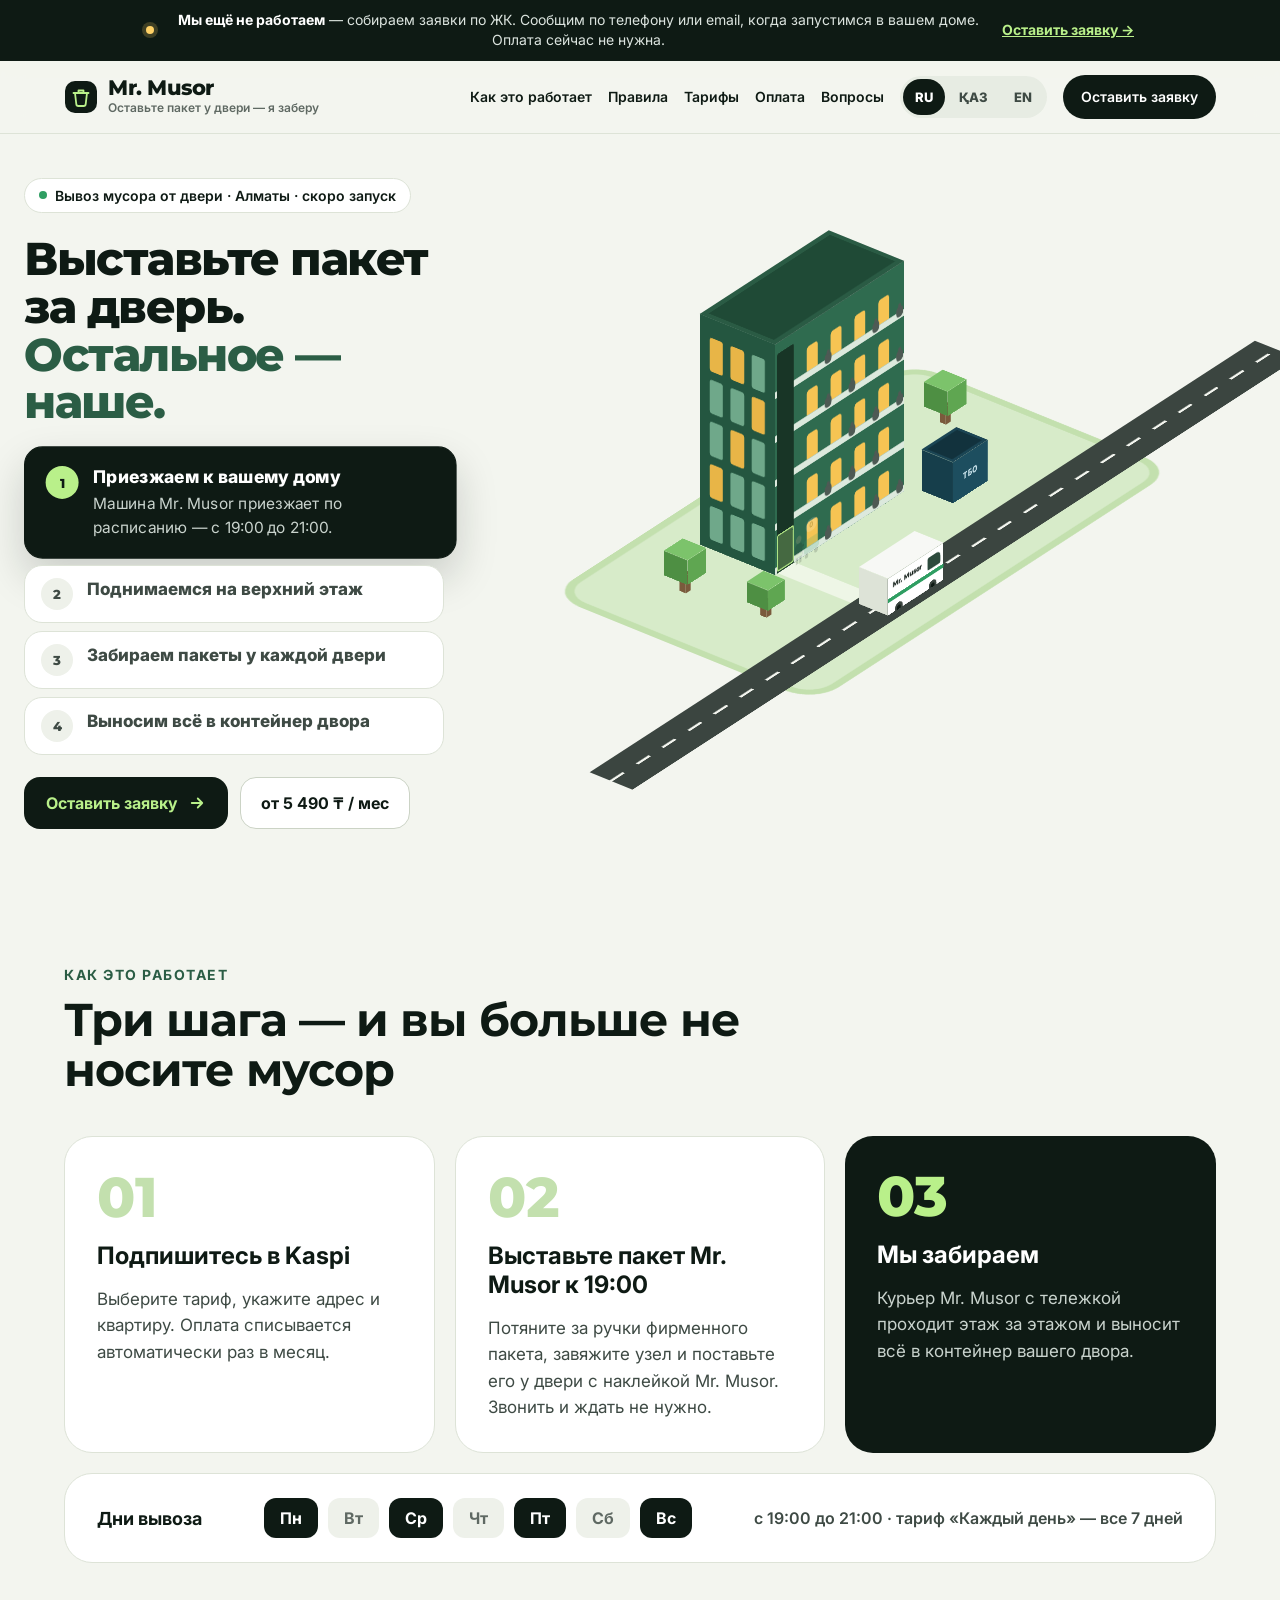
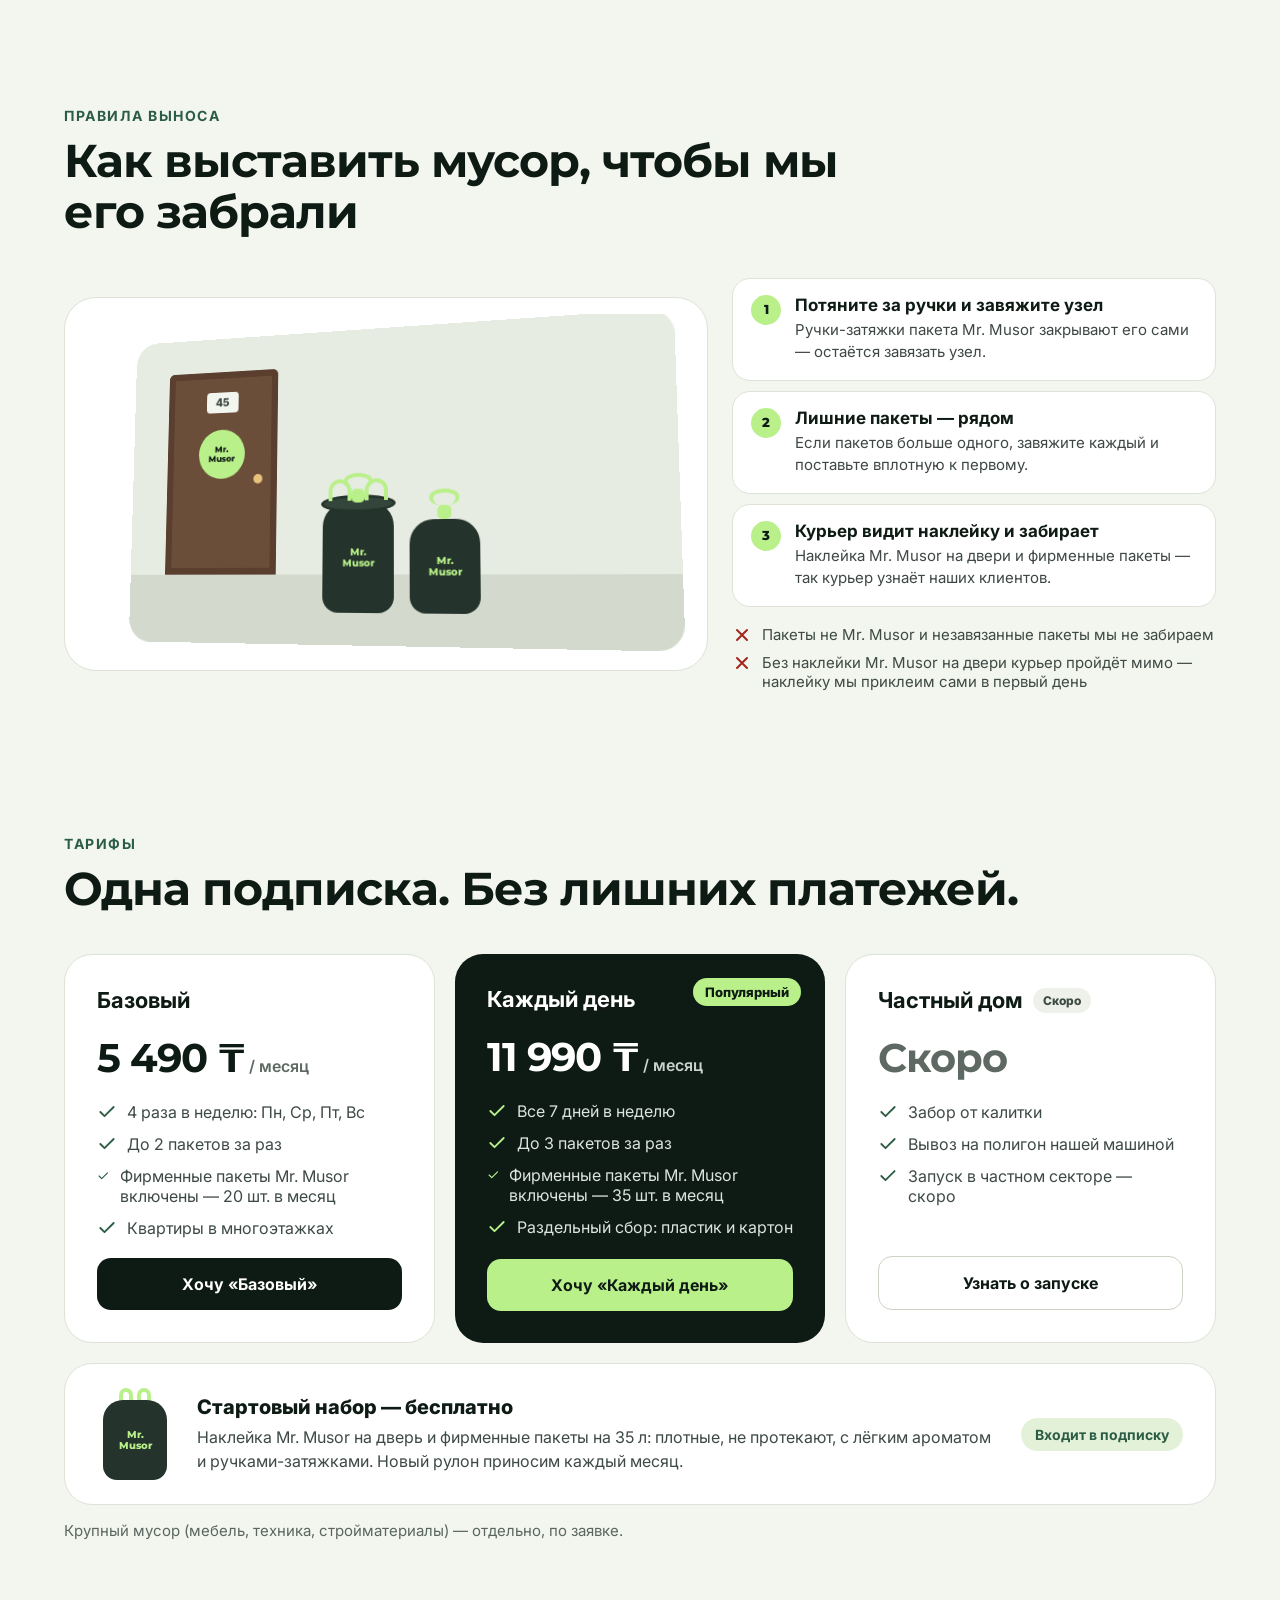
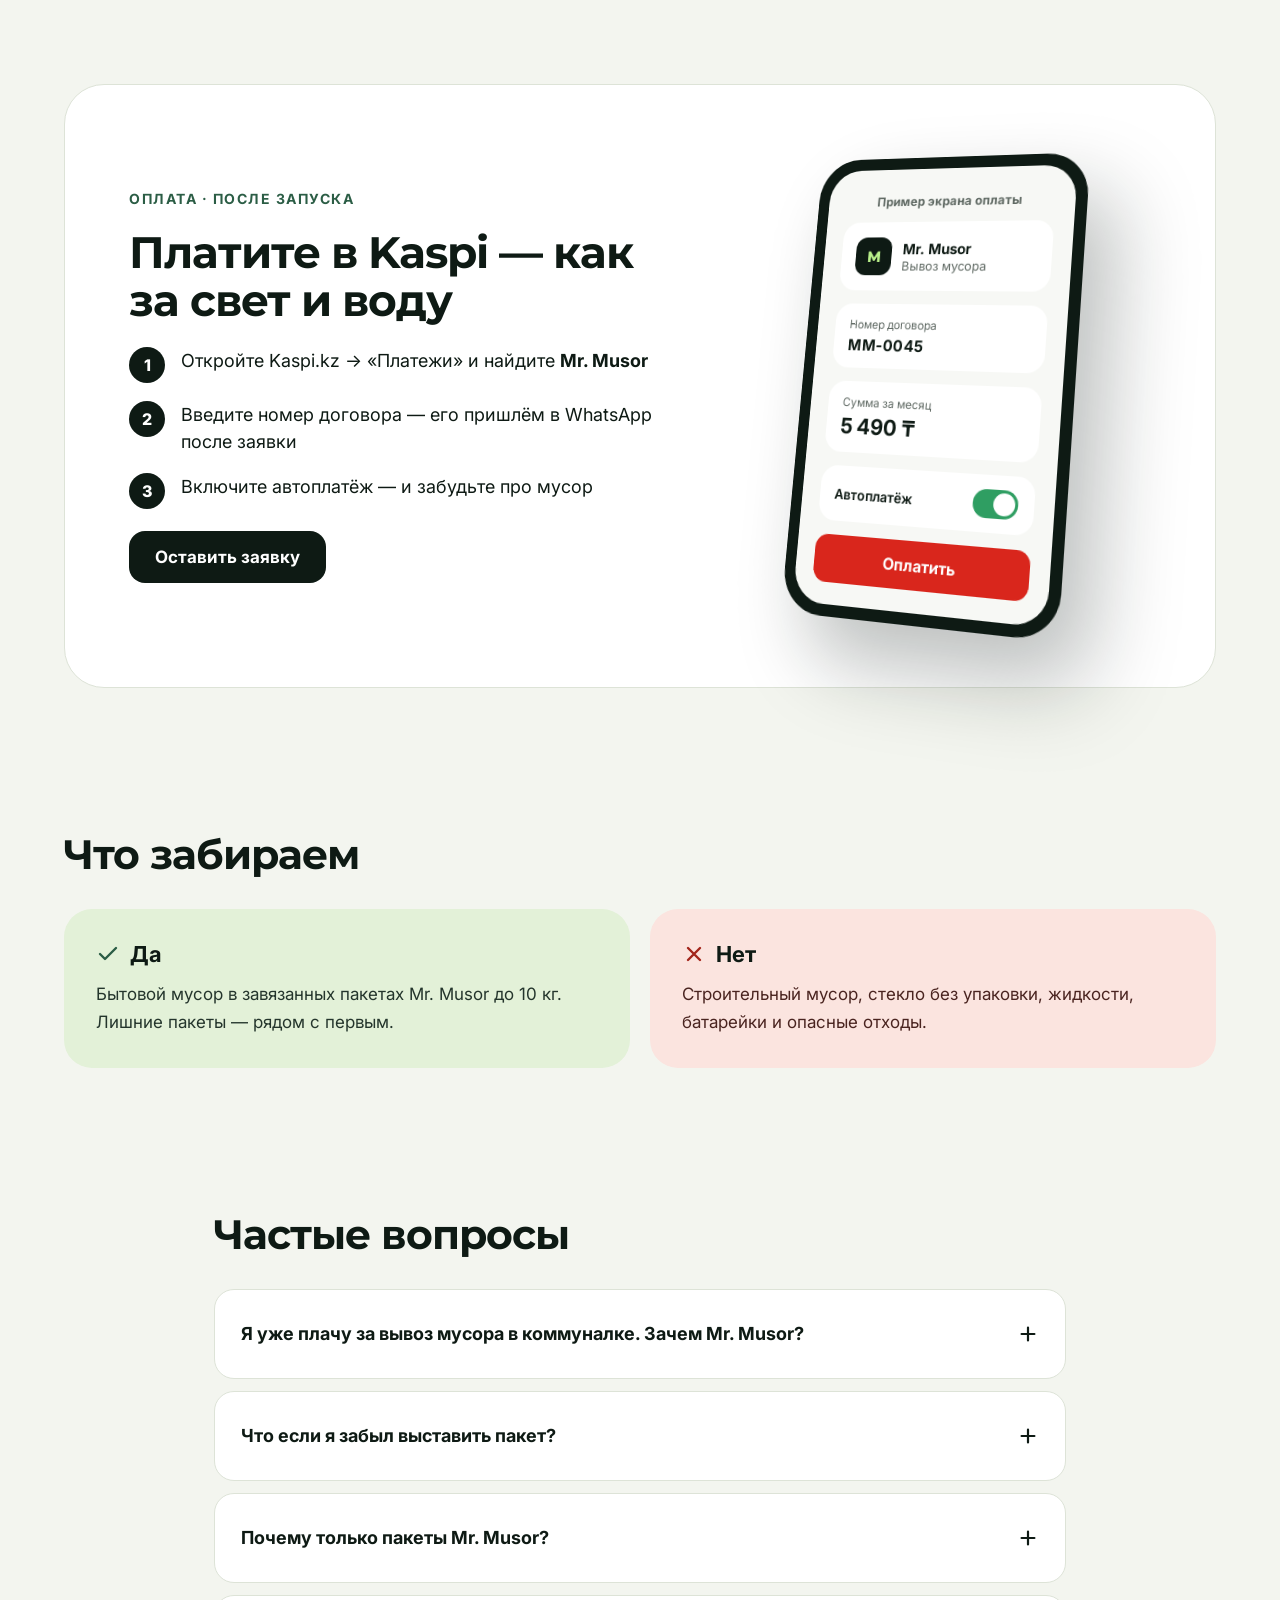
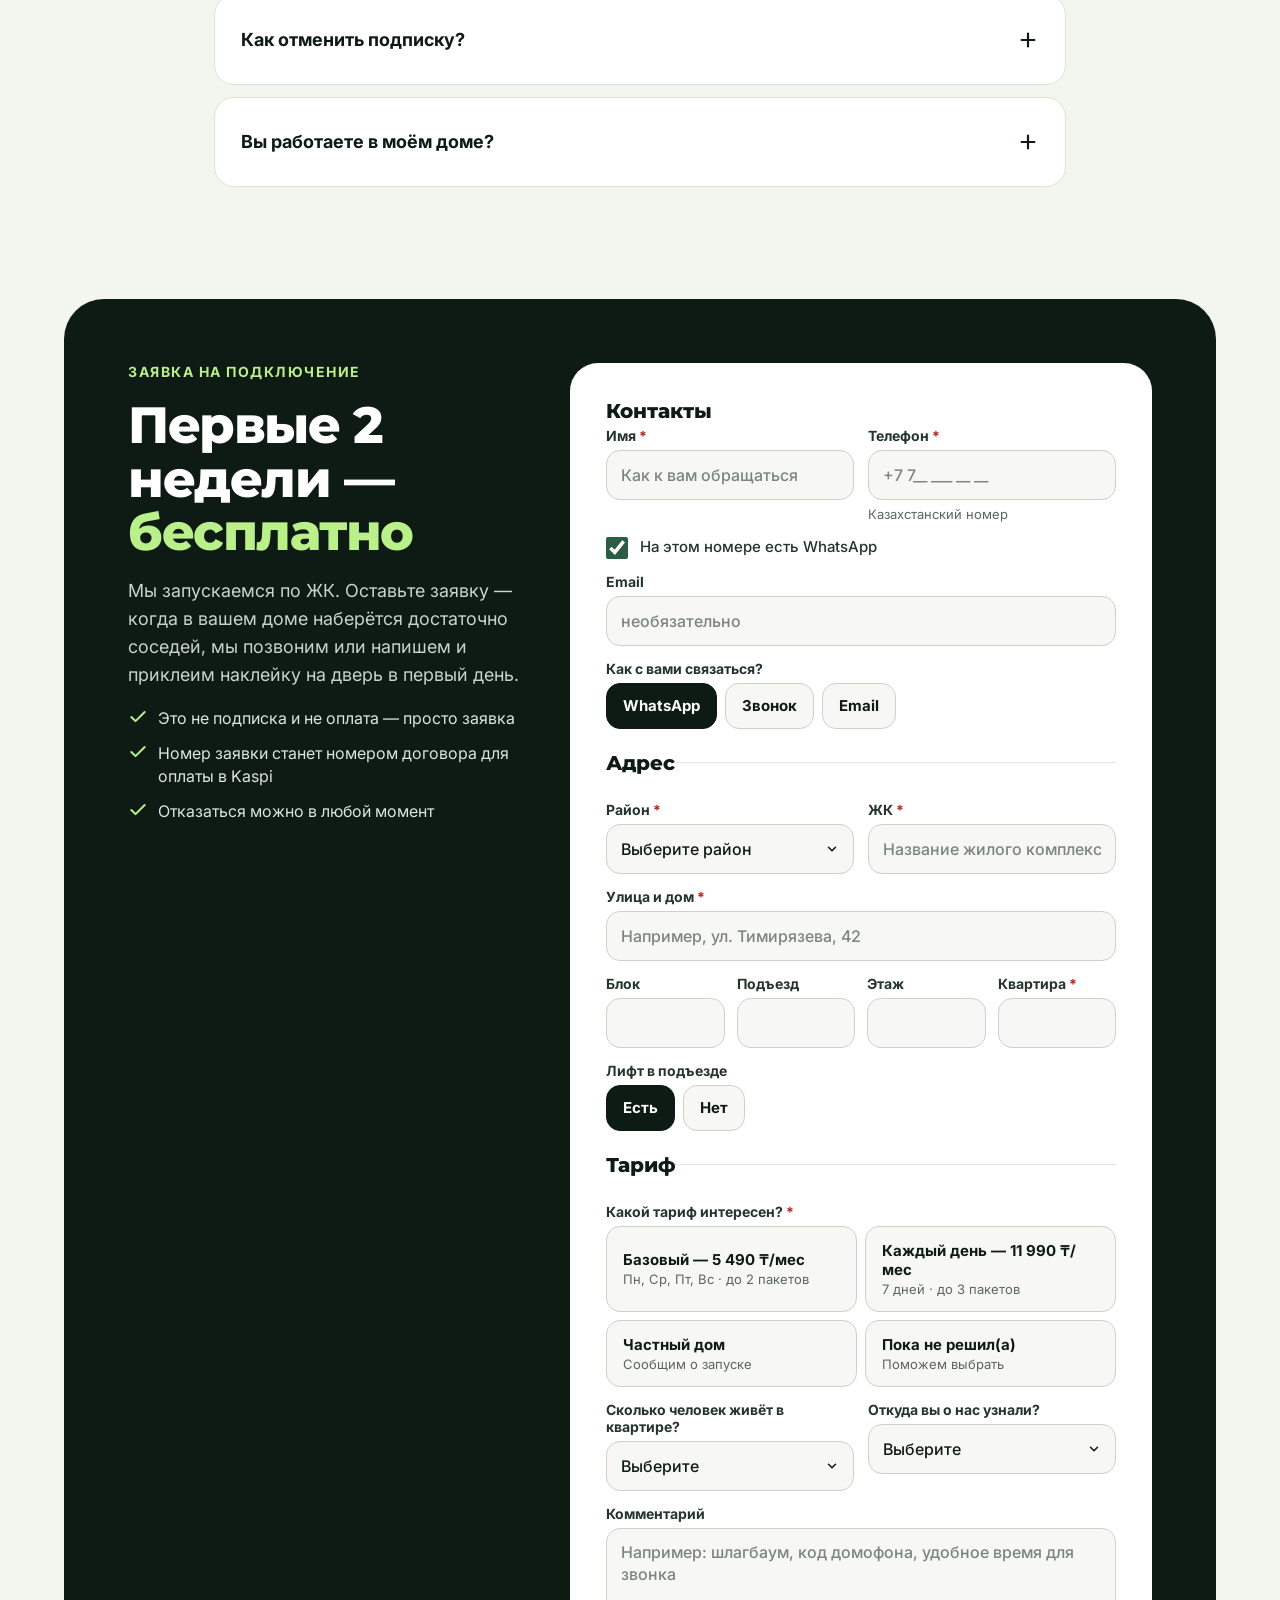
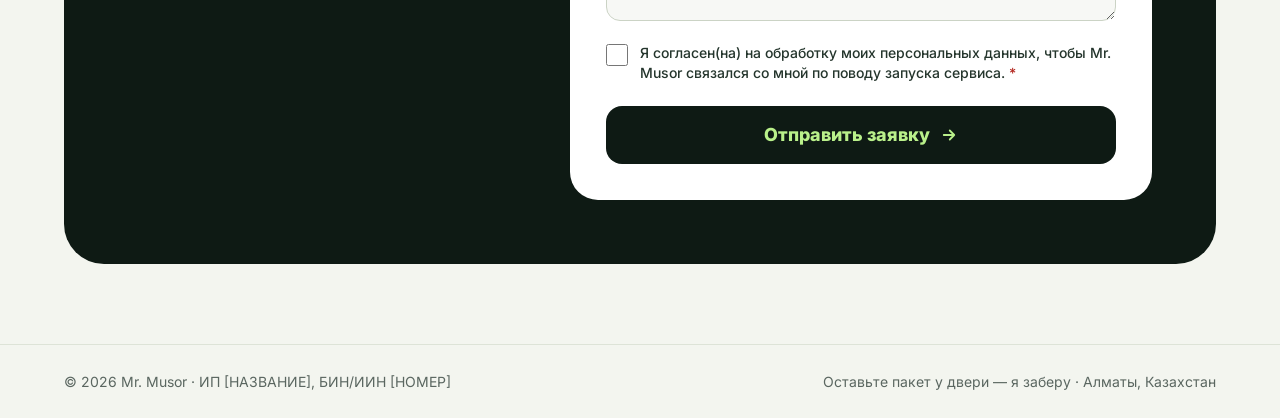
<file: index.html>
<!doctype html>
<html lang="ru">
<head>
<meta charset="utf-8">
<meta name="viewport" content="width=device-width, initial-scale=1, viewport-fit=cover">
<title>Mr. Musor — вывоз мусора от двери по подписке</title>
<meta name="description" content="Mr. Musor — вывоз мусора от двери квартиры по подписке в Алматы. Оставьте пакет у двери — я заберу. Оставьте заявку на запуск в вашем ЖК.">
<meta property="og:title" content="Mr. Musor — вывоз мусора от двери по подписке">
<meta property="og:description" content="Mr. Musor — вывоз мусора от двери квартиры по подписке в Алматы. Оставьте пакет у двери — я заберу. Оставьте заявку на запуск в вашем ЖК.">
<meta property="og:type" content="website">
<meta name="theme-color" content="#0E1A14">
<link rel="canonical" href="https://vladimir888lvs.github.io/mr.musor/">
<meta property="og:url" content="https://vladimir888lvs.github.io/mr.musor/">
<meta property="og:image" content="https://vladimir888lvs.github.io/mr.musor/og-image.png">
<meta property="og:image:width" content="1200">
<meta property="og:image:height" content="630">
<meta property="og:site_name" content="Mr. Musor">
<meta name="twitter:card" content="summary_large_image">
<link rel="apple-touch-icon" href="apple-touch-icon.png">
<meta name="format-detection" content="telephone=no">
<link rel="icon" href="favicon.svg" type="image/svg+xml">
<link rel="alternate" hreflang="ru" href="index.html"><link rel="alternate" hreflang="kk" href="kk.html"><link rel="alternate" hreflang="en" href="en.html">
<link rel="preconnect" href="https://fonts.googleapis.com">
<link rel="preconnect" href="https://fonts.gstatic.com" crossorigin>
<link rel="stylesheet" href="https://fonts.googleapis.com/css2?family=Montserrat:wght@500;600;700;800&amp;family=Inter:wght@400;500;600;700;800&amp;display=swap">
<link rel="stylesheet" href="styles.css">
</head>
<body>
<div id="page" style="font-family: Inter, system-ui, sans-serif; color: #0E1A14; background: #F3F5EF; min-height: 100vh">

<a class="skip" href="#apply">Перейти к заявке</a>
<div class="prelaunch" role="note"><span class="pl-dot" aria-hidden="true"></span><p><span class="pl-long"><b>Мы ещё не работаем</b> — собираем заявки по ЖК. Сообщим по телефону или email, когда запустимся в вашем доме. Оплата сейчас не нужна.</span><span class="pl-short"><b>Скоро запуск</b> — собираем заявки по ЖК.</span></p><a href="#apply">Оставить заявку →</a></div>
<header style="position: sticky; top: 0; z-index: 20; background: rgba(243,245,239,.9); -webkit-backdrop-filter: blur(12px); backdrop-filter: blur(12px); border-bottom: 1px solid #DDE3D7">
<nav style="max-width: 1200px; margin: 0 auto; padding: 14px 24px; display: flex; flex-wrap: wrap; align-items: center; justify-content: space-between; gap: 12px">
<a href="#top" style="display: flex; align-items: center; gap: 10px; text-decoration: none; color: #0E1A14">
<svg width="34" height="34" viewBox="0 0 34 34" aria-hidden="true"><rect x="1" y="1" width="32" height="32" rx="10" fill="#0E1A14"></rect><path d="M11 13h12l-1.3 11.2a2 2 0 0 1-2 1.8h-5.4a2 2 0 0 1-2-1.8L11 13z M9.5 13h15 M14.5 13v-2.5h5V13" fill="none" stroke="#B9F08A" stroke-width="1.8" stroke-linecap="round" stroke-linejoin="round"></path></svg>
<span style="display: flex; flex-direction: column; gap: 2px"><span style="font-family: Montserrat, sans-serif; font-weight: 800; font-size: 21px; line-height: 1.05; letter-spacing: -0.5px">Mr. Musor</span><span class="brand-sub" style="font-family: Inter, sans-serif; font-weight: 600; font-size: 12px; line-height: 1.2; color: #5F6963">Оставьте пакет у двери — я заберу</span></span>
</a>
<div class="nav-links" style="display: flex; flex-wrap: wrap; align-items: center; gap: 22px; font-size: 15px; font-weight: 600">
<a href="#how" style="text-decoration: none">Как это работает</a>
<a href="#rules" style="text-decoration: none">Правила</a>
<a href="#pricing" style="text-decoration: none">Тарифы</a>
<a href="#kaspi" style="text-decoration: none">Оплата</a>
<a href="#faq" style="text-decoration: none">Вопросы</a>
<span class="lang" style="display: inline-flex; gap: 2px; padding: 3px; border-radius: 999px; background: #E7ECE3"><a href="index.html" aria-current="page" aria-label="Русский" style="text-decoration: none; padding: 8px 12px; border-radius: 999px; background: #0E1A14; color: #FFFFFF; font-size: 13px; font-weight: 800; min-height: 36px; box-sizing: border-box; display: inline-flex; align-items: center">RU</a><a href="kk.html" aria-label="Қазақша" style="text-decoration: none; padding: 8px 12px; border-radius: 999px; color: #3E4A44; font-size: 13px; font-weight: 800; min-height: 36px; box-sizing: border-box; display: inline-flex; align-items: center">ҚАЗ</a><a href="en.html" aria-label="English" style="text-decoration: none; padding: 8px 12px; border-radius: 999px; color: #3E4A44; font-size: 13px; font-weight: 800; min-height: 36px; box-sizing: border-box; display: inline-flex; align-items: center">EN</a></span>
<a href="#apply" style="text-decoration: none; background: #0E1A14; color: #FFFFFF; padding: 12px 18px; border-radius: 999px; min-height: 44px; box-sizing: border-box; display: inline-flex; align-items: center">Оставить заявку</a>
</div>
</nav>
</header>

<section id="top" style="position: relative; height: 680px">
<div class="stage" id="heroStage" style="position: relative; height: 640px; padding-top: 20px">

<div class="copy">
<span style="align-self: flex-start; display: inline-flex; align-items: center; gap: 8px; background: #FFFFFF; border: 1px solid #DDE3D7; padding: 8px 14px; border-radius: 999px; font-size: 14px; font-weight: 600"><span style="width: 8px; height: 8px; border-radius: 50%; background: #2F9E62"></span>Вывоз мусора от двери · Алматы · скоро запуск</span>
<h1 style="margin: 0; font-family: Montserrat, sans-serif; font-weight: 800; font-size: clamp(34px, 3.6vw, 52px); line-height: 1.04; letter-spacing: -1.5px">Выставьте пакет за дверь.<br><span style="color: #2B5D45">Остальное — наше.</span></h1>

<ol class="steps" aria-label="Как это работает" style="margin: 0; padding: 0; list-style: none; display: flex; flex-direction: column; gap: 8px">
<li class="step" id="hstep0" style="display: flex; gap: 14px; align-items: flex-start; padding: 12px 16px; border-radius: 18px; background: #FFFFFF; border: 1px solid #DDE3D7; box-shadow: none; transform: scale(1); transform-origin: left center"><span class="hs-num" style="flex: none; width: 32px; height: 32px; border-radius: 50%; background: #EEF1EA; color: #3E4A44; display: flex; align-items: center; justify-content: center; font-family: Montserrat, sans-serif; font-weight: 800; font-size: 13px">1</span><span style="display: flex; flex-direction: column; gap: 4px; min-width: 0"><span class="hs-t" style="font-size: 17px; font-weight: 800; line-height: 1.3; color: #3E4A44">Приезжаем к вашему дому</span><span class="stepd hs-d" style="font-size: 15px; line-height: 1.5; color: #C9D3CD" hidden>Машина Mr. Musor приезжает по расписанию — с 19:00 до 21:00.</span></span></li>
<li class="step" id="hstep1" style="display: flex; gap: 14px; align-items: flex-start; padding: 12px 16px; border-radius: 18px; background: #FFFFFF; border: 1px solid #DDE3D7; box-shadow: none; transform: scale(1); transform-origin: left center"><span class="hs-num" style="flex: none; width: 32px; height: 32px; border-radius: 50%; background: #EEF1EA; color: #3E4A44; display: flex; align-items: center; justify-content: center; font-family: Montserrat, sans-serif; font-weight: 800; font-size: 13px">2</span><span style="display: flex; flex-direction: column; gap: 4px; min-width: 0"><span class="hs-t" style="font-size: 17px; font-weight: 800; line-height: 1.3; color: #3E4A44">Поднимаемся на верхний этаж</span><span class="stepd hs-d" style="font-size: 15px; line-height: 1.5; color: #C9D3CD" hidden>Курьер с тележкой на колёсах поднимается на лифте на последний этаж.</span></span></li>
<li class="step" id="hstep2" style="display: flex; gap: 14px; align-items: flex-start; padding: 12px 16px; border-radius: 18px; background: #FFFFFF; border: 1px solid #DDE3D7; box-shadow: none; transform: scale(1); transform-origin: left center"><span class="hs-num" style="flex: none; width: 32px; height: 32px; border-radius: 50%; background: #EEF1EA; color: #3E4A44; display: flex; align-items: center; justify-content: center; font-family: Montserrat, sans-serif; font-weight: 800; font-size: 13px">3</span><span style="display: flex; flex-direction: column; gap: 4px; min-width: 0"><span class="hs-t" style="font-size: 17px; font-weight: 800; line-height: 1.3; color: #3E4A44">Забираем пакеты у каждой двери</span><span class="stepd hs-d" style="font-size: 15px; line-height: 1.5; color: #C9D3CD" hidden>Этаж за этажом, сверху вниз — у всех квартир с подпиской.</span></span></li>
<li class="step" id="hstep3" style="display: flex; gap: 14px; align-items: flex-start; padding: 12px 16px; border-radius: 18px; background: #FFFFFF; border: 1px solid #DDE3D7; box-shadow: none; transform: scale(1); transform-origin: left center"><span class="hs-num" style="flex: none; width: 32px; height: 32px; border-radius: 50%; background: #EEF1EA; color: #3E4A44; display: flex; align-items: center; justify-content: center; font-family: Montserrat, sans-serif; font-weight: 800; font-size: 13px">4</span><span style="display: flex; flex-direction: column; gap: 4px; min-width: 0"><span class="hs-t" style="font-size: 17px; font-weight: 800; line-height: 1.3; color: #3E4A44">Выносим всё в контейнер двора</span><span class="stepd hs-d" style="font-size: 15px; line-height: 1.5; color: #C9D3CD" hidden>Внизу курьер высыпает пакеты в общий контейнер. Подъезд чистый.</span></span></li>
</ol>

<div style="display: flex; flex-wrap: wrap; gap: 12px">
<a href="#apply" style="text-decoration: none; background: #0E1A14; color: #B9F08A; font-weight: 700; font-size: 16px; padding: 15px 22px; border-radius: 16px; display: inline-flex; align-items: center; gap: 10px; min-height: 50px; box-sizing: border-box">Оставить заявку
<svg width="18" height="18" viewBox="0 0 24 24" fill="none" stroke="currentColor" stroke-width="2.4" stroke-linecap="round" stroke-linejoin="round" aria-hidden="true"><path d="M5 12h14M13 6l6 6-6 6"></path></svg></a>
<a href="#pricing" style="text-decoration: none; background: #FFFFFF; border: 1px solid #CBD3C5; color: #0E1A14; font-weight: 700; font-size: 16px; padding: 15px 20px; border-radius: 16px; display: inline-flex; align-items: center; min-height: 50px; box-sizing: border-box">от 5 490 ₸ / мес</a>
</div>
</div>

<div class="scenebox" role="img" aria-label="Объёмная анимация: машина Mr. Musor приезжает к дому, курьер с тележкой собирает пакеты у дверей этаж за этажом и выбрасывает их в контейнер во дворе">
<div class="zoom">
<div class="iso" id="iso" style="transform: rotateX(60deg) rotateZ(-54deg)">
<div class="plate"></div>
<div class="road"></div>
<div class="walk"></div>

<div class="cub trunk" style="left: 96px; top: 110px; width: 10px; height: 10px; --h: 26px"><div class="f-top"></div><div class="f-left"></div><div class="f-front"></div></div>
<div class="cub crown" style="left: 82px; top: 96px; width: 38px; height: 38px; --h: 36px; transform: translateZ(24px)"><div class="f-top"></div><div class="f-left"></div><div class="f-front"></div></div>
<div class="cub trunk" style="left: 112px; top: 226px; width: 10px; height: 10px; --h: 22px"><div class="f-top"></div><div class="f-left"></div><div class="f-front"></div></div>
<div class="cub crown" style="left: 100px; top: 214px; width: 34px; height: 34px; --h: 30px; transform: translateZ(20px)"><div class="f-top"></div><div class="f-left"></div><div class="f-front"></div></div>
<div class="cub trunk" style="left: 620px; top: 110px; width: 10px; height: 10px; --h: 26px"><div class="f-top"></div><div class="f-left"></div><div class="f-front"></div></div>
<div class="cub crown" style="left: 606px; top: 96px; width: 38px; height: 38px; --h: 36px; transform: translateZ(24px)"><div class="f-top"></div><div class="f-left"></div><div class="f-front"></div></div>

<div class="cub bld" style="left: 200px; top: 60px; width: 260px; height: 120px; --h: 336px">
<div class="f-top"></div>
<div class="f-left">
<span style="background: #6FA88A"></span><span style="background: #E8B547"></span><span style="background: #6FA88A"></span><span style="background: #6FA88A"></span><span style="background: #E8B547"></span><span style="background: #6FA88A"></span><span style="background: #6FA88A"></span><span style="background: #E8B547"></span><span style="background: #6FA88A"></span><span style="background: #E8B547"></span><span style="background: #6FA88A"></span><span style="background: #6FA88A"></span><span style="background: #6FA88A"></span><span style="background: #E8B547"></span><span style="background: #6FA88A"></span>
</div>
<div class="f-front">
<div class="band" style="top: 16px"><div class="door" style="left: 64px"></div><div class="door" style="left: 112px"></div><div class="door" style="left: 160px"></div><div class="door" style="left: 208px"></div><div class="ledge"></div></div>
<div class="band" style="top: 80px"><div class="door" style="left: 64px"></div><div class="door" style="left: 112px"></div><div class="door" style="left: 160px"></div><div class="door" style="left: 208px"></div><div class="ledge"></div></div>
<div class="band" style="top: 144px"><div class="door" style="left: 64px"></div><div class="door" style="left: 112px"></div><div class="door" style="left: 160px"></div><div class="door" style="left: 208px"></div><div class="ledge"></div></div>
<div class="band" style="top: 208px"><div class="door" style="left: 64px"></div><div class="door" style="left: 112px"></div><div class="door" style="left: 160px"></div><div class="door" style="left: 208px"></div><div class="ledge"></div></div>
<div class="band" style="top: 272px"><div class="door" style="left: 64px"></div><div class="door" style="left: 112px"></div><div class="door" style="left: 160px"></div><div class="door" style="left: 208px"></div><div class="ledge"></div></div>

<div class="shaft"></div>
<div class="cabin" id="cabin" style="top: 280px"></div>
<div class="bag" id="bag0" style="left: 90px; top: 54px; opacity: 1"></div><div class="bag" id="bag1" style="left: 186px; top: 54px; opacity: 1"></div><div class="bag" id="bag2" style="left: 234px; top: 54px; opacity: 1"></div><div class="bag" id="bag3" style="left: 90px; top: 118px; opacity: 1"></div><div class="bag" id="bag4" style="left: 138px; top: 118px; opacity: 1"></div><div class="bag" id="bag5" style="left: 234px; top: 118px; opacity: 1"></div><div class="bag" id="bag6" style="left: 138px; top: 182px; opacity: 1"></div><div class="bag" id="bag7" style="left: 186px; top: 182px; opacity: 1"></div><div class="bag" id="bag8" style="left: 234px; top: 182px; opacity: 1"></div><div class="bag" id="bag9" style="left: 90px; top: 246px; opacity: 1"></div><div class="bag" id="bag10" style="left: 138px; top: 246px; opacity: 1"></div><div class="bag" id="bag11" style="left: 186px; top: 246px; opacity: 1"></div><div class="bag" id="bag12" style="left: 90px; top: 310px; opacity: 1"></div><div class="bag" id="bag13" style="left: 186px; top: 310px; opacity: 1"></div><div class="bag" id="bag14" style="left: 234px; top: 310px; opacity: 1"></div>
<div class="worker" id="worker" style="left: 20px; top: 286px; opacity: 0">
<span style="position: absolute; left: 2px; top: 0; width: 11px; height: 11px; border-radius: 50%; background: #E8B48A"></span>
<span style="position: absolute; left: 0; top: 11px; width: 15px; height: 20px; border-radius: 5px 5px 2px 2px; background: #0E1A14; box-shadow: inset 0 -5px 0 #B9F08A"></span>
<span style="position: absolute; left: 2px; top: 31px; width: 4px; height: 9px; background: #0E1A14"></span>
<span style="position: absolute; left: 9px; top: 31px; width: 4px; height: 9px; background: #0E1A14"></span>
<span style="position: absolute; left: 13px; top: 16px; width: 6px; height: 3px; background: #0E1A14"></span>
<span style="position: absolute; left: 18px; top: 13px; width: 30px; height: 20px; border-radius: 4px; background: #2F9E62"></span>
<span style="position: absolute; left: 20px; top: 33px; width: 7px; height: 7px; border-radius: 50%; background: #0E1A14"></span>
<span style="position: absolute; left: 39px; top: 33px; width: 7px; height: 7px; border-radius: 50%; background: #0E1A14"></span>
<span style="position: absolute; left: 22px; top: -14px; min-width: 22px; padding: 2px 6px; border-radius: 999px; background: #FFFFFF; font: 800 11px/14px Inter, sans-serif; text-align: center; color: #0E1A14; box-sizing: border-box" id="cartN">0</span>
</div>
<div class="bag" id="fly0" style="left: 0px; top: 0px; opacity: 0"></div><div class="bag" id="fly1" style="left: 0px; top: 0px; opacity: 0"></div><div class="bag" id="fly2" style="left: 0px; top: 0px; opacity: 0"></div>
</div>
</div>

<div class="cub cont" style="left: 475px; top: 196px; width: 70px; height: 50px; --h: 60px">
<div class="f-top"></div><div class="f-left"></div><div class="f-front">ТБО</div>
</div>

<div class="cub van" id="van" style="left: -280px; top: 306px; width: 112px; height: 46px; --h: 54px">
<div class="f-top"></div>
<div class="f-left"></div>
<div class="f-front">
<span style="position: absolute; right: 6px; top: 8px; width: 26px; height: 18px; border-radius: 3px 8px 3px 3px; background: #2C4A3C"></span>
<span style="position: absolute; left: 0; right: 0; top: 30px; height: 6px; background: #2F9E62"></span>
<span style="position: absolute; left: 10px; top: 9px; font: 800 11px/1 Montserrat, sans-serif; color: #0E1A14">Mr. Musor</span>
<span style="position: absolute; left: 14px; bottom: -6px; width: 16px; height: 16px; border-radius: 50%; background: #0E1A14; box-shadow: inset 0 0 0 4px #3B4540"></span>
<span style="position: absolute; right: 14px; bottom: -6px; width: 16px; height: 16px; border-radius: 50%; background: #0E1A14; box-shadow: inset 0 0 0 4px #3B4540"></span>
</div>
</div>
</div>
</div>

<div style="position: absolute; right: 8px; top: 20px">
<span class="chip" id="doneChip" style="opacity: 0; background: #0E1A14; color: #B9F08A; transition: opacity .4s ease">Готово — подъезд чистый</span>
</div>
</div>

</div>
</section>

<section id="how" style="max-width: 1200px; margin: 0 auto; padding: 72px 24px">
<p style="margin: 0 0 12px; font-weight: 700; font-size: 14px; letter-spacing: 1.5px; text-transform: uppercase; color: #2B5D45">Как это работает</p>
<h2 style="margin: 0 0 40px; font-family: Montserrat, sans-serif; font-weight: 700; font-size: clamp(30px, 3.6vw, 48px); line-height: 1.1; letter-spacing: -1px; max-width: 760px">Три шага — и вы больше не носите мусор</h2>
<div style="display: grid; grid-template-columns: repeat(auto-fit, minmax(260px, 1fr)); gap: 20px">
<div class="tilt" style="background: #FFFFFF; border: 1px solid #DDE3D7; border-radius: 28px; padding: 32px; display: flex; flex-direction: column; gap: 16px">
<span style="font-family: Montserrat, sans-serif; font-weight: 800; font-size: 56px; line-height: 1; color: #C3E0AE">01</span>
<h3 style="margin: 0; font-size: 24px; font-weight: 700">Подпишитесь в Kaspi</h3>
<p style="margin: 0; font-size: 17px; line-height: 1.55; color: #3E4A44">Выберите тариф, укажите адрес и квартиру. Оплата списывается автоматически раз в месяц.</p>
</div>
<div class="tilt" style="background: #FFFFFF; border: 1px solid #DDE3D7; border-radius: 28px; padding: 32px; display: flex; flex-direction: column; gap: 16px">
<span style="font-family: Montserrat, sans-serif; font-weight: 800; font-size: 56px; line-height: 1; color: #C3E0AE">02</span>
<h3 style="margin: 0; font-size: 24px; font-weight: 700">Выставьте пакет Mr. Musor к 19:00</h3>
<p style="margin: 0; font-size: 17px; line-height: 1.55; color: #3E4A44">Потяните за ручки фирменного пакета, завяжите узел и поставьте его у двери с наклейкой Mr. Musor. Звонить и ждать не нужно.</p>
</div>
<div class="tilt" style="background: #0E1A14; color: #FFFFFF; border-radius: 28px; padding: 32px; display: flex; flex-direction: column; gap: 16px">
<span style="font-family: Montserrat, sans-serif; font-weight: 800; font-size: 56px; line-height: 1; color: #B9F08A">03</span>
<h3 style="margin: 0; font-size: 24px; font-weight: 700">Мы забираем</h3>
<p style="margin: 0; font-size: 17px; line-height: 1.55; color: #C9D3CD">Курьер Mr. Musor с тележкой проходит этаж за этажом и выносит всё в контейнер вашего двора.</p>
</div>
</div>

<div style="margin-top: 20px; background: #FFFFFF; border: 1px solid #DDE3D7; border-radius: 28px; padding: 24px 32px; display: flex; flex-wrap: wrap; align-items: center; justify-content: space-between; gap: 20px">
<p style="margin: 0; font-weight: 700; font-size: 18px">Дни вывоза</p>
<div style="display: flex; flex-wrap: wrap; gap: 10px">
<span style="padding: 10px 16px; border-radius: 12px; background: #0E1A14; color: #FFFFFF; font-weight: 700">Пн</span>
<span style="padding: 10px 16px; border-radius: 12px; background: #EEF1EA; color: #5F6963; font-weight: 700">Вт</span>
<span style="padding: 10px 16px; border-radius: 12px; background: #0E1A14; color: #FFFFFF; font-weight: 700">Ср</span>
<span style="padding: 10px 16px; border-radius: 12px; background: #EEF1EA; color: #5F6963; font-weight: 700">Чт</span>
<span style="padding: 10px 16px; border-radius: 12px; background: #0E1A14; color: #FFFFFF; font-weight: 700">Пт</span>
<span style="padding: 10px 16px; border-radius: 12px; background: #EEF1EA; color: #5F6963; font-weight: 700">Сб</span>
<span style="padding: 10px 16px; border-radius: 12px; background: #0E1A14; color: #FFFFFF; font-weight: 700">Вс</span>
</div>
<p style="margin: 0; font-size: 16px; color: #3E4A44; font-weight: 600">с 19:00 до 21:00 · тариф «Каждый день» — все 7 дней</p>
</div>
</section>

<section id="rules" style="max-width: 1200px; margin: 0 auto; padding: 72px 24px">
<p style="margin: 0 0 12px; font-weight: 700; font-size: 14px; letter-spacing: 1.5px; text-transform: uppercase; color: #2B5D45">Правила выноса</p>
<h2 style="margin: 0 0 40px; font-family: Montserrat, sans-serif; font-weight: 700; font-size: clamp(30px, 3.6vw, 48px); line-height: 1.1; letter-spacing: -1px; max-width: 820px">Как выставить мусор, чтобы мы его забрали</h2>
<div style="display: flex; flex-wrap: wrap; gap: 24px; align-items: center">
<div style="flex: 1 1 520px; min-width: 0; background: #FFFFFF; border: 1px solid #DDE3D7; border-radius: 32px; padding: 16px">
<div class="rb-scene" role="img" aria-label="Анимация: у двери с наклейкой Mr. Musor пакет Mr. Musor затягивают за ручки и завязывают узлом, второй пакет ставят рядом, курьер забирает оба пакета">
<div class="rb-world">
<div class="rb-wall"></div>
<div class="rb-floor"></div>
<div class="rb-door"><span class="rb-num">45</span><span class="rb-sticker">Mr.<br>Musor</span></div>
<div class="rb-bag rb-bag1"><span class="rb-neck"></span><span class="rb-h rb-h1"></span><span class="rb-h rb-h2"></span><span class="rb-tied"></span><span class="rb-logo">Mr.<br>Musor</span></div>
<div class="rb-bag rb-bag2"><span class="rb-tied"></span><span class="rb-logo">Mr.<br>Musor</span></div>
<div class="rb-cart">
<span style="position: absolute; left: 0; top: 0; width: 84px; height: 66px; border-radius: 8px; background: #2F9E62"></span>
<span style="position: absolute; left: 80px; top: -26px; width: 6px; height: 34px; border-radius: 3px; background: #0E1A14"></span>
<span style="position: absolute; left: 8px; top: 70px; width: 22px; height: 22px; border-radius: 50%; background: #0E1A14; box-shadow: inset 0 0 0 6px #3B4540"></span>
<span style="position: absolute; left: 56px; top: 70px; width: 22px; height: 22px; border-radius: 50%; background: #0E1A14; box-shadow: inset 0 0 0 6px #3B4540"></span>
<span style="position: absolute; left: 8px; top: 26px; font: 800 11px/1 Montserrat, sans-serif; color: #0E1A14">Mr. Musor</span>
</div>
<span class="rb-done chip" style="background: #0E1A14; color: #B9F08A">Забрали · дверь с наклейкой Mr. Musor</span>
</div>
</div>
</div>

<div style="flex: 1 1 360px; min-width: 0; display: flex; flex-direction: column; gap: 10px">
<div class="rb-step rb-s1"><span style="flex: none; width: 30px; height: 30px; border-radius: 50%; background: #B9F08A; color: #0E1A14; display: flex; align-items: center; justify-content: center; font: 800 13px/1 Montserrat, sans-serif">1</span><div><b style="font-size: 17px">Потяните за ручки и завяжите узел</b><p>Ручки-затяжки пакета Mr. Musor закрывают его сами — остаётся завязать узел.</p></div></div>
<div class="rb-step rb-s2"><span style="flex: none; width: 30px; height: 30px; border-radius: 50%; background: #B9F08A; color: #0E1A14; display: flex; align-items: center; justify-content: center; font: 800 13px/1 Montserrat, sans-serif">2</span><div><b style="font-size: 17px">Лишние пакеты — рядом</b><p>Если пакетов больше одного, завяжите каждый и поставьте вплотную к первому.</p></div></div>
<div class="rb-step rb-s3"><span style="flex: none; width: 30px; height: 30px; border-radius: 50%; background: #B9F08A; color: #0E1A14; display: flex; align-items: center; justify-content: center; font: 800 13px/1 Montserrat, sans-serif">3</span><div><b style="font-size: 17px">Курьер видит наклейку и забирает</b><p>Наклейка Mr. Musor на двери и фирменные пакеты — так курьер узнаёт наших клиентов.</p></div></div>
<ul style="margin: 8px 0 0; padding: 0; list-style: none; display: flex; flex-direction: column; gap: 8px; font-size: 15px; color: #3E4A44">
<li style="display: flex; gap: 10px; align-items: flex-start"><svg width="20" height="20" viewBox="0 0 24 24" fill="none" stroke="#A3261C" stroke-width="2.4" stroke-linecap="round" stroke-linejoin="round" aria-hidden="true" style="flex: none"><path d="M18 6 6 18M6 6l12 12"></path></svg>Пакеты не Mr. Musor и незавязанные пакеты мы не забираем</li>
<li style="display: flex; gap: 10px; align-items: flex-start"><svg width="20" height="20" viewBox="0 0 24 24" fill="none" stroke="#A3261C" stroke-width="2.4" stroke-linecap="round" stroke-linejoin="round" aria-hidden="true" style="flex: none"><path d="M18 6 6 18M6 6l12 12"></path></svg>Без наклейки Mr. Musor на двери курьер пройдёт мимо — наклейку мы приклеим сами в первый день</li>
</ul>
</div>
</div>
</section>

<section id="pricing" style="max-width: 1200px; margin: 0 auto; padding: 72px 24px">
<p style="margin: 0 0 12px; font-weight: 700; font-size: 14px; letter-spacing: 1.5px; text-transform: uppercase; color: #2B5D45">Тарифы</p>
<h2 style="margin: 0 0 40px; font-family: Montserrat, sans-serif; font-weight: 700; font-size: clamp(30px, 3.6vw, 48px); line-height: 1.1; letter-spacing: -1px">Одна подписка. Без лишних платежей.</h2>
<div style="display: grid; grid-template-columns: repeat(auto-fit, minmax(280px, 1fr)); gap: 20px; align-items: stretch">

<div class="tilt" style="background: #FFFFFF; border: 1px solid #DDE3D7; border-radius: 28px; padding: 32px; display: flex; flex-direction: column; gap: 20px">
<h3 style="margin: 0; font-size: 22px; font-weight: 700">Базовый</h3>
<p style="margin: 0; font-family: Montserrat, sans-serif; font-weight: 700; font-size: 40px; letter-spacing: -1px">5 490 ₸<span style="font-family: Inter, sans-serif; font-size: 16px; font-weight: 600; color: #5F6963; letter-spacing: 0"> / месяц</span></p>
<ul style="margin: 0; padding: 0; list-style: none; display: flex; flex-direction: column; gap: 12px; font-size: 16px; color: #3E4A44">
<li style="display: flex; gap: 10px"><svg width="20" height="20" viewBox="0 0 24 24" fill="none" stroke="#2B5D45" stroke-width="2.2" stroke-linecap="round" stroke-linejoin="round" aria-hidden="true"><path d="M20 6 9 17l-5-5"></path></svg>4 раза в неделю: Пн, Ср, Пт, Вс</li>
<li style="display: flex; gap: 10px"><svg width="20" height="20" viewBox="0 0 24 24" fill="none" stroke="#2B5D45" stroke-width="2.2" stroke-linecap="round" stroke-linejoin="round" aria-hidden="true"><path d="M20 6 9 17l-5-5"></path></svg>До 2 пакетов за раз</li>
<li style="display: flex; gap: 10px"><svg width="20" height="20" viewBox="0 0 24 24" fill="none" stroke="#2B5D45" stroke-width="2.2" stroke-linecap="round" stroke-linejoin="round" aria-hidden="true"><path d="M20 6 9 17l-5-5"></path></svg>Фирменные пакеты Mr. Musor включены — 20 шт. в месяц</li>
<li style="display: flex; gap: 10px"><svg width="20" height="20" viewBox="0 0 24 24" fill="none" stroke="#2B5D45" stroke-width="2.2" stroke-linecap="round" stroke-linejoin="round" aria-hidden="true"><path d="M20 6 9 17l-5-5"></path></svg>Квартиры в многоэтажках</li>
</ul>
<a href="#apply" data-plan="basic" style="margin-top: auto; text-decoration: none; text-align: center; background: #0E1A14; color: #FFFFFF; font-weight: 700; padding: 16px; border-radius: 14px; min-height: 52px; box-sizing: border-box">Хочу «Базовый»</a>
</div>

<div class="tilt" style="background: #0E1A14; color: #FFFFFF; border-radius: 28px; padding: 32px; display: flex; flex-direction: column; gap: 20px; position: relative">
<span style="position: absolute; top: 24px; right: 24px; background: #B9F08A; color: #0E1A14; font-weight: 800; font-size: 13px; padding: 6px 12px; border-radius: 999px">Популярный</span>
<h3 style="margin: 0; font-size: 22px; font-weight: 700">Каждый день</h3>
<p style="margin: 0; font-family: Montserrat, sans-serif; font-weight: 700; font-size: 40px; letter-spacing: -1px">11 990 ₸<span style="font-family: Inter, sans-serif; font-size: 16px; font-weight: 600; color: #C9D3CD; letter-spacing: 0"> / месяц</span></p>
<ul style="margin: 0; padding: 0; list-style: none; display: flex; flex-direction: column; gap: 12px; font-size: 16px; color: #DCE4DF">
<li style="display: flex; gap: 10px"><svg width="20" height="20" viewBox="0 0 24 24" fill="none" stroke="#B9F08A" stroke-width="2.2" stroke-linecap="round" stroke-linejoin="round" aria-hidden="true"><path d="M20 6 9 17l-5-5"></path></svg>Все 7 дней в неделю</li>
<li style="display: flex; gap: 10px"><svg width="20" height="20" viewBox="0 0 24 24" fill="none" stroke="#B9F08A" stroke-width="2.2" stroke-linecap="round" stroke-linejoin="round" aria-hidden="true"><path d="M20 6 9 17l-5-5"></path></svg>До 3 пакетов за раз</li>
<li style="display: flex; gap: 10px"><svg width="20" height="20" viewBox="0 0 24 24" fill="none" stroke="#B9F08A" stroke-width="2.2" stroke-linecap="round" stroke-linejoin="round" aria-hidden="true"><path d="M20 6 9 17l-5-5"></path></svg>Фирменные пакеты Mr. Musor включены — 35 шт. в месяц</li>
<li style="display: flex; gap: 10px"><svg width="20" height="20" viewBox="0 0 24 24" fill="none" stroke="#B9F08A" stroke-width="2.2" stroke-linecap="round" stroke-linejoin="round" aria-hidden="true"><path d="M20 6 9 17l-5-5"></path></svg>Раздельный сбор: пластик и картон</li>
</ul>
<a href="#apply" data-plan="daily" style="margin-top: auto; text-decoration: none; text-align: center; background: #B9F08A; color: #0E1A14; font-weight: 700; padding: 16px; border-radius: 14px; min-height: 52px; box-sizing: border-box">Хочу «Каждый день»</a>
</div>

<div class="tilt" style="background: #FFFFFF; border: 1px solid #DDE3D7; border-radius: 28px; padding: 32px; display: flex; flex-direction: column; gap: 20px">
<h3 style="margin: 0; font-size: 22px; font-weight: 700; display: flex; align-items: center; gap: 10px">Частный дом<span style="font-size: 12px; font-weight: 800; background: #EEF1EA; color: #3E4A44; padding: 5px 10px; border-radius: 999px">Скоро</span></h3>
<p style="margin: 0; font-family: Montserrat, sans-serif; font-weight: 700; font-size: 40px; letter-spacing: -1px; color: #5F6963">Скоро</p>
<ul style="margin: 0; padding: 0; list-style: none; display: flex; flex-direction: column; gap: 12px; font-size: 16px; color: #3E4A44">
<li style="display: flex; gap: 10px"><svg width="20" height="20" viewBox="0 0 24 24" fill="none" stroke="#2B5D45" stroke-width="2.2" stroke-linecap="round" stroke-linejoin="round" aria-hidden="true"><path d="M20 6 9 17l-5-5"></path></svg>Забор от калитки</li>
<li style="display: flex; gap: 10px"><svg width="20" height="20" viewBox="0 0 24 24" fill="none" stroke="#2B5D45" stroke-width="2.2" stroke-linecap="round" stroke-linejoin="round" aria-hidden="true"><path d="M20 6 9 17l-5-5"></path></svg>Вывоз на полигон нашей машиной</li>
<li style="display: flex; gap: 10px"><svg width="20" height="20" viewBox="0 0 24 24" fill="none" stroke="#2B5D45" stroke-width="2.2" stroke-linecap="round" stroke-linejoin="round" aria-hidden="true"><path d="M20 6 9 17l-5-5"></path></svg>Запуск в частном секторе — скоро</li>
</ul>
<a href="#apply" data-plan="house" style="margin-top: auto; text-decoration: none; text-align: center; background: #FFFFFF; border: 1px solid #CBD3C5; color: #0E1A14; font-weight: 700; padding: 16px; border-radius: 14px; min-height: 52px; box-sizing: border-box">Узнать о запуске</a>
</div>
</div>
<div style="margin-top: 20px; background: #FFFFFF; border: 1px solid #DDE3D7; border-radius: 28px; padding: 24px 32px; display: flex; flex-wrap: wrap; align-items: center; gap: 24px">
<div style="position: relative; flex: none; width: 76px; height: 92px" aria-hidden="true">
<span style="position: absolute; left: 22px; top: 0; width: 14px; height: 14px; border: 4px solid #B9F08A; border-bottom: 0; border-radius: 8px 8px 0 0; box-sizing: border-box"></span>
<span style="position: absolute; left: 40px; top: 0; width: 14px; height: 14px; border: 4px solid #B9F08A; border-bottom: 0; border-radius: 8px 8px 0 0; box-sizing: border-box"></span>
<span style="position: absolute; left: 6px; top: 12px; width: 64px; height: 80px; border-radius: 20px 20px 14px 14px; background: #24332B; display: flex; align-items: center; justify-content: center; font: 800 10px/1.1 Montserrat, sans-serif; text-align: center; color: #B9F08A">Mr.<br>Musor</span>
</div>
<div style="flex: 1 1 320px; min-width: 0; display: flex; flex-direction: column; gap: 6px">
<h3 style="margin: 0; font-size: 20px; font-weight: 800">Стартовый набор — бесплатно</h3>
<p style="margin: 0; font-size: 16px; line-height: 1.55; color: #3E4A44">Наклейка Mr. Musor на дверь и фирменные пакеты на 35 л: плотные, не протекают, с лёгким ароматом и ручками-затяжками. Новый рулон приносим каждый месяц.</p>
</div>
<span style="font-size: 14px; font-weight: 700; color: #2B5D45; background: #E3F1D8; padding: 8px 14px; border-radius: 999px">Входит в подписку</span>
</div>
<p style="margin: 16px 0 0; font-size: 15px; color: #5A6660">Крупный мусор (мебель, техника, стройматериалы) — отдельно, по заявке.</p>
</section>

<section id="kaspi" style="max-width: 1200px; margin: 0 auto; padding: 72px 24px">
<div style="background: #FFFFFF; border: 1px solid #DDE3D7; border-radius: 40px; padding: clamp(28px, 5vw, 64px); display: flex; flex-wrap: wrap; align-items: center; gap: 48px">
<div style="flex: 1 1 420px; min-width: 0; display: flex; flex-direction: column; gap: 22px">
<p style="margin: 0; font-weight: 700; font-size: 14px; letter-spacing: 1.5px; text-transform: uppercase; color: #2B5D45">Оплата · после запуска</p>
<h2 style="margin: 0; font-family: Montserrat, sans-serif; font-weight: 700; font-size: clamp(30px, 3.4vw, 46px); line-height: 1.1; letter-spacing: -1px">Платите в Kaspi — как за свет и воду</h2>
<ol style="margin: 0; padding: 0; list-style: none; display: flex; flex-direction: column; gap: 18px">
<li style="display: flex; gap: 16px; align-items: flex-start"><span style="flex: none; width: 36px; height: 36px; border-radius: 50%; background: #0E1A14; color: #FFFFFF; display: flex; align-items: center; justify-content: center; font-weight: 800">1</span><span style="font-size: 18px; line-height: 1.5">Откройте Kaspi.kz → «Платежи» и найдите <b>Mr. Musor</b></span></li>
<li style="display: flex; gap: 16px; align-items: flex-start"><span style="flex: none; width: 36px; height: 36px; border-radius: 50%; background: #0E1A14; color: #FFFFFF; display: flex; align-items: center; justify-content: center; font-weight: 800">2</span><span style="font-size: 18px; line-height: 1.5">Введите номер договора — его пришлём в WhatsApp после заявки</span></li>
<li style="display: flex; gap: 16px; align-items: flex-start"><span style="flex: none; width: 36px; height: 36px; border-radius: 50%; background: #0E1A14; color: #FFFFFF; display: flex; align-items: center; justify-content: center; font-weight: 800">3</span><span style="font-size: 18px; line-height: 1.5">Включите автоплатёж — и забудьте про мусор</span></li>
</ol>
<a href="#apply" style="align-self: flex-start; text-decoration: none; background: #0E1A14; color: #FFFFFF; font-weight: 700; font-size: 17px; padding: 16px 26px; border-radius: 16px; min-height: 52px; box-sizing: border-box; display: inline-flex; align-items: center">Оставить заявку</a>
</div>

<div style="flex: 1 1 320px; min-width: 0; display: flex; justify-content: center">
<div class="phone" role="img" aria-label="Пример экрана оплаты подписки Mr. Musor в приложении" style="width: 290px; background: #0E1A14; border-radius: 44px; padding: 12px; box-shadow: 30px 40px 80px rgba(14,26,20,.28)">
<div style="background: #F7F8F5; border-radius: 34px; padding: 26px 20px 22px; display: flex; flex-direction: column; gap: 14px">
<p style="margin: 0; font-size: 13px; font-weight: 700; color: #5F6963; text-align: center">Пример экрана оплаты</p>
<div style="background: #FFFFFF; border-radius: 18px; padding: 16px; display: flex; align-items: center; gap: 12px">
<span style="width: 40px; height: 40px; border-radius: 12px; background: #0E1A14; color: #B9F08A; font-family: Montserrat, sans-serif; font-weight: 800; display: flex; align-items: center; justify-content: center">M</span>
<span style="display: flex; flex-direction: column"><b style="font-size: 15px">Mr. Musor</b><span style="font-size: 13px; color: #5F6963">Вывоз мусора</span></span>
</div>
<div style="background: #FFFFFF; border-radius: 18px; padding: 14px 16px; display: flex; flex-direction: column; gap: 4px">
<span style="font-size: 12px; color: #5F6963">Номер договора</span>
<b style="font-size: 16px; letter-spacing: .5px">MM-0045</b>
</div>
<div style="background: #FFFFFF; border-radius: 18px; padding: 14px 16px; display: flex; flex-direction: column; gap: 4px">
<span style="font-size: 12px; color: #5F6963">Сумма за месяц</span>
<b style="font-size: 22px">5 490 ₸</b>
</div>
<div style="background: #FFFFFF; border-radius: 18px; padding: 14px 16px; display: flex; align-items: center; justify-content: space-between">
<span style="font-size: 14px; font-weight: 600">Автоплатёж</span>
<span style="width: 46px; height: 28px; border-radius: 999px; background: #2F9E62; position: relative"><span style="position: absolute; right: 3px; top: 3px; width: 22px; height: 22px; border-radius: 50%; background: #FFFFFF"></span></span>
</div>
<span style="background: #D9261C; color: #FFFFFF; text-align: center; font-weight: 700; padding: 14px; border-radius: 14px">Оплатить</span>
</div>
</div>
</div>
</div>
</section>

<section style="max-width: 1200px; margin: 0 auto; padding: 72px 24px">
<h2 style="margin: 0 0 32px; font-family: Montserrat, sans-serif; font-weight: 700; font-size: clamp(28px, 3.2vw, 42px); line-height: 1.1; letter-spacing: -1px">Что забираем</h2>
<div style="display: grid; grid-template-columns: repeat(auto-fit, minmax(300px, 1fr)); gap: 20px">
<div style="background: #E3F1D8; border-radius: 28px; padding: 32px; display: flex; flex-direction: column; gap: 14px">
<h3 style="margin: 0; font-size: 22px; font-weight: 700; display: flex; align-items: center; gap: 10px"><svg width="24" height="24" viewBox="0 0 24 24" fill="none" stroke="#2B5D45" stroke-width="2.4" stroke-linecap="round" stroke-linejoin="round" aria-hidden="true"><path d="M20 6 9 17l-5-5"></path></svg>Да</h3>
<p style="margin: 0; font-size: 17px; line-height: 1.6; color: #24352C">Бытовой мусор в завязанных пакетах Mr. Musor до 10 кг. Лишние пакеты — рядом с первым.</p>
</div>
<div style="background: #FBE4DF; border-radius: 28px; padding: 32px; display: flex; flex-direction: column; gap: 14px">
<h3 style="margin: 0; font-size: 22px; font-weight: 700; display: flex; align-items: center; gap: 10px"><svg width="24" height="24" viewBox="0 0 24 24" fill="none" stroke="#A3261C" stroke-width="2.4" stroke-linecap="round" stroke-linejoin="round" aria-hidden="true"><path d="M18 6 6 18M6 6l12 12"></path></svg>Нет</h3>
<p style="margin: 0; font-size: 17px; line-height: 1.6; color: #4A2420">Строительный мусор, стекло без упаковки, жидкости, батарейки и опасные отходы.</p>
</div>
</div>
</section>

<section id="faq" style="max-width: 900px; margin: 0 auto; padding: 72px 24px">
<h2 style="margin: 0 0 32px; font-family: Montserrat, sans-serif; font-weight: 700; font-size: clamp(28px, 3.2vw, 42px); line-height: 1.1; letter-spacing: -1px">Частые вопросы</h2>
<div style="display: flex; flex-direction: column; gap: 12px">
<details style="background: #FFFFFF; border: 1px solid #DDE3D7; border-radius: 20px; padding: 22px 26px">
<summary style="display: flex; justify-content: space-between; align-items: center; gap: 16px; font-weight: 700; font-size: 18px; min-height: 44px">Я уже плачу за вывоз мусора в коммуналке. Зачем Mr. Musor?<svg class="plus" width="22" height="22" viewBox="0 0 24 24" fill="none" stroke="currentColor" stroke-width="2.4" stroke-linecap="round" aria-hidden="true"><path d="M12 5v14M5 12h14"></path></svg></summary>
<p style="margin: 14px 0 0; font-size: 17px; line-height: 1.6; color: #3E4A44">Коммунальный тариф оплачивает вывоз из контейнера во дворе. Mr. Musor — это доставка мусора от вашей двери до этого контейнера, чтобы вам не приходилось выходить самим.</p>
</details>
<details style="background: #FFFFFF; border: 1px solid #DDE3D7; border-radius: 20px; padding: 22px 26px">
<summary style="display: flex; justify-content: space-between; align-items: center; gap: 16px; font-weight: 700; font-size: 18px; min-height: 44px">Что если я забыл выставить пакет?<svg class="plus" width="22" height="22" viewBox="0 0 24 24" fill="none" stroke="currentColor" stroke-width="2.4" stroke-linecap="round" aria-hidden="true"><path d="M12 5v14M5 12h14"></path></svg></summary>
<p style="margin: 14px 0 0; font-size: 17px; line-height: 1.6; color: #3E4A44">Ничего страшного — выставьте его в следующий день вывоза. Курьер проходит по этажам по расписанию.</p>
</details>
<details style="background: #FFFFFF; border: 1px solid #DDE3D7; border-radius: 20px; padding: 22px 26px">
<summary style="display: flex; justify-content: space-between; align-items: center; gap: 16px; font-weight: 700; font-size: 18px; min-height: 44px">Почему только пакеты Mr. Musor?<svg class="plus" width="22" height="22" viewBox="0 0 24 24" fill="none" stroke="currentColor" stroke-width="2.4" stroke-linecap="round" aria-hidden="true"><path d="M12 5v14M5 12h14"></path></svg></summary>
<p style="margin: 14px 0 0; font-size: 17px; line-height: 1.6; color: #3E4A44">По фирменным пакетам и наклейке на двери курьер сразу видит квартиры с подпиской и не трогает чужой мусор. Пакеты входят в подписку: прочные, не протекают, с ароматом и ручками-затяжками.</p>
</details>
<details style="background: #FFFFFF; border: 1px solid #DDE3D7; border-radius: 20px; padding: 22px 26px">
<summary style="display: flex; justify-content: space-between; align-items: center; gap: 16px; font-weight: 700; font-size: 18px; min-height: 44px">Как отменить подписку?<svg class="plus" width="22" height="22" viewBox="0 0 24 24" fill="none" stroke="currentColor" stroke-width="2.4" stroke-linecap="round" aria-hidden="true"><path d="M12 5v14M5 12h14"></path></svg></summary>
<p style="margin: 14px 0 0; font-size: 17px; line-height: 1.6; color: #3E4A44">Отключите автоплатёж в Kaspi и напишите нам в WhatsApp. Оплаченный месяц мы доработаем до конца.</p>
</details>
<details style="background: #FFFFFF; border: 1px solid #DDE3D7; border-radius: 20px; padding: 22px 26px">
<summary style="display: flex; justify-content: space-between; align-items: center; gap: 16px; font-weight: 700; font-size: 18px; min-height: 44px">Вы работаете в моём доме?<svg class="plus" width="22" height="22" viewBox="0 0 24 24" fill="none" stroke="currentColor" stroke-width="2.4" stroke-linecap="round" aria-hidden="true"><path d="M12 5v14M5 12h14"></path></svg></summary>
<p style="margin: 14px 0 0; font-size: 17px; line-height: 1.6; color: #3E4A44">Мы запускаемся по ЖК. Оставьте заявку — когда в вашем доме наберётся достаточно соседей, мы начнём работать и сообщим вам.</p>
</details>
</div>
</section>

<section id="apply" class="apply">
<div class="apply-wrap">
<div class="apply-copy"><p class="apply-eyebrow">Заявка на подключение</p><h2>Первые 2 недели —<br><span style="color: #B9F08A">бесплатно</span></h2><p class="apply-lead">Мы запускаемся по ЖК. Оставьте заявку — когда в вашем доме наберётся достаточно соседей, мы позвоним или напишем и приклеим наклейку на дверь в первый день.</p><ul class="apply-points"><li><svg width="20" height="20" viewBox="0 0 24 24" fill="none" stroke="#B9F08A" stroke-width="2.4" stroke-linecap="round" stroke-linejoin="round" aria-hidden="true" style="flex: none"><path d="M20 6 9 17l-5-5"></path></svg><span>Это не подписка и не оплата — просто заявка</span></li><li><svg width="20" height="20" viewBox="0 0 24 24" fill="none" stroke="#B9F08A" stroke-width="2.4" stroke-linecap="round" stroke-linejoin="round" aria-hidden="true" style="flex: none"><path d="M20 6 9 17l-5-5"></path></svg><span>Номер заявки станет номером договора для оплаты в Kaspi</span></li><li><svg width="20" height="20" viewBox="0 0 24 24" fill="none" stroke="#B9F08A" stroke-width="2.4" stroke-linecap="round" stroke-linejoin="round" aria-hidden="true" style="flex: none"><path d="M20 6 9 17l-5-5"></path></svg><span>Отказаться можно в любой момент</span></li></ul><a class="wa-link js-wa" href="https://wa.me/" target="_blank" rel="noopener" hidden>Вопросы? Напишите в WhatsApp</a><p class="apply-contacts js-contacts" hidden></p></div>
<div class="apply-card">
<form id="applyForm" novalidate lang="ru"><div class="form-alert" id="formAlert" role="alert" hidden></div>
<fieldset class="group"><legend class="group-t">Контакты</legend>
<div class="row2"><div class="field" data-field="name"><label for="f-name">Имя <span class="req" aria-hidden="true">*</span></label><input id="f-name" name="name" type="text" placeholder="Как к вам обращаться" required aria-required="true" autocomplete="name" maxlength="80"><p class="field-err" id="err-name" aria-live="polite"></p></div><div class="field" data-field="phone"><label for="f-phone">Телефон <span class="req" aria-hidden="true">*</span></label><input id="f-phone" name="phone" type="tel" placeholder="+7 7__ ___ __ __" required aria-required="true" autocomplete="tel" inputmode="tel" maxlength="20"><span class="hint">Казахстанский номер</span><p class="field-err" id="err-phone" aria-live="polite"></p></div></div>
<label class="check"><input type="checkbox" name="whatsapp" id="f-whatsapp" checked><span>На этом номере есть WhatsApp</span></label>
<div class="field" data-field="email"><label for="f-email">Email</label><input id="f-email" name="email" type="email" placeholder="необязательно" autocomplete="email" maxlength="120"><p class="field-err" id="err-email" aria-live="polite"></p></div>
<fieldset class="field seg" data-field="method"><legend>Как с вами связаться?</legend><div class="opts"><label class="opt"><input type="radio" name="method" value="whatsapp" checked><span class="opt-box"><span class="opt-t">WhatsApp</span></span></label><label class="opt"><input type="radio" name="method" value="call"><span class="opt-box"><span class="opt-t">Звонок</span></span></label><label class="opt"><input type="radio" name="method" value="email"><span class="opt-box"><span class="opt-t">Email</span></span></label></div><p class="field-err" id="err-method" aria-live="polite"></p></fieldset>
</fieldset>
<fieldset class="group"><legend class="group-t">Адрес</legend>
<div class="row2"><div class="field" data-field="district"><label for="f-district">Район <span class="req" aria-hidden="true">*</span></label><select id="f-district" name="district" required aria-required="true"><option value="">Выберите район</option><option value="Алатауский">Алатауский</option><option value="Алмалинский">Алмалинский</option><option value="Ауэзовский">Ауэзовский</option><option value="Бостандыкский">Бостандыкский</option><option value="Жетысуский">Жетысуский</option><option value="Медеуский">Медеуский</option><option value="Наурызбайский">Наурызбайский</option><option value="Турксибский">Турксибский</option></select><p class="field-err" id="err-district" aria-live="polite"></p></div><div class="field" data-field="zhk"><label for="f-zhk">ЖК <span class="req" aria-hidden="true">*</span></label><input id="f-zhk" name="zhk" type="text" placeholder="Название жилого комплекса" required aria-required="true" maxlength="100"><p class="field-err" id="err-zhk" aria-live="polite"></p></div></div>
<div class="field" data-field="street"><label for="f-street">Улица и дом <span class="req" aria-hidden="true">*</span></label><input id="f-street" name="street" type="text" placeholder="Например, ул. Тимирязева, 42" required aria-required="true" autocomplete="address-line1" maxlength="120"><p class="field-err" id="err-street" aria-live="polite"></p></div>
<div class="row4"><div class="field" data-field="block"><label for="f-block">Блок</label><input id="f-block" name="block" type="text" placeholder="" maxlength="10"><p class="field-err" id="err-block" aria-live="polite"></p></div><div class="field" data-field="entrance"><label for="f-entrance">Подъезд</label><input id="f-entrance" name="entrance" type="text" placeholder="" inputmode="numeric" maxlength="5"><p class="field-err" id="err-entrance" aria-live="polite"></p></div><div class="field" data-field="floor"><label for="f-floor">Этаж</label><input id="f-floor" name="floor" type="text" placeholder="" inputmode="numeric" maxlength="5"><p class="field-err" id="err-floor" aria-live="polite"></p></div><div class="field" data-field="apartment"><label for="f-apartment">Квартира <span class="req" aria-hidden="true">*</span></label><input id="f-apartment" name="apartment" type="text" placeholder="" required aria-required="true" inputmode="numeric" maxlength="8"><p class="field-err" id="err-apartment" aria-live="polite"></p></div></div>
<fieldset class="field seg" data-field="elevator"><legend>Лифт в подъезде</legend><div class="opts"><label class="opt"><input type="radio" name="elevator" value="yes" checked><span class="opt-box"><span class="opt-t">Есть</span></span></label><label class="opt"><input type="radio" name="elevator" value="no"><span class="opt-box"><span class="opt-t">Нет</span></span></label></div><p class="field-err" id="err-elevator" aria-live="polite"></p></fieldset>
</fieldset>
<fieldset class="group"><legend class="group-t">Тариф</legend>
<fieldset class="field cards" data-field="plan"><legend>Какой тариф интересен? <span class="req" aria-hidden="true">*</span></legend><div class="opts"><label class="opt"><input type="radio" name="plan" value="basic" required><span class="opt-box"><span class="opt-t">Базовый — 5 490 ₸/мес</span><span class="opt-d">Пн, Ср, Пт, Вс · до 2 пакетов</span></span></label><label class="opt"><input type="radio" name="plan" value="daily" required><span class="opt-box"><span class="opt-t">Каждый день — 11 990 ₸/мес</span><span class="opt-d">7 дней · до 3 пакетов</span></span></label><label class="opt"><input type="radio" name="plan" value="house" required><span class="opt-box"><span class="opt-t">Частный дом</span><span class="opt-d">Сообщим о запуске</span></span></label><label class="opt"><input type="radio" name="plan" value="unsure" required><span class="opt-box"><span class="opt-t">Пока не решил(а)</span><span class="opt-d">Поможем выбрать</span></span></label></div><p class="field-err" id="err-plan" aria-live="polite"></p></fieldset>
<div class="row2"><div class="field" data-field="residents"><label for="f-residents">Сколько человек живёт в квартире?</label><select id="f-residents" name="residents"><option value="">Выберите</option><option value="1">1</option><option value="2">2</option><option value="3">3</option><option value="4">4</option><option value="5+">5+</option></select><p class="field-err" id="err-residents" aria-live="polite"></p></div><div class="field" data-field="source"><label for="f-source">Откуда вы о нас узнали?</label><select id="f-source" name="source"><option value="">Выберите</option><option value="instagram">Instagram</option><option value="neighbors">От соседей</option><option value="flyer">Листовка / объявление в подъезде</option><option value="chat">Чат ЖК (WhatsApp / Telegram)</option><option value="2gis">2ГИС / поиск</option><option value="other">Другое</option></select><p class="field-err" id="err-source" aria-live="polite"></p></div></div>
<div class="field" data-field="comment"><label for="f-comment">Комментарий</label><textarea id="f-comment" name="comment" rows="3" placeholder="Например: шлагбаум, код домофона, удобное время для звонка" maxlength="500"></textarea><p class="field-err" id="err-comment" aria-live="polite"></p></div>
</fieldset>
<div class="hp" aria-hidden="true"><label for="f-website">Website</label><input id="f-website" name="website" type="text" tabindex="-1" autocomplete="off"></div>
<div class="field" data-field="consent"><label class="check"><input type="checkbox" name="consent" id="f-consent" required aria-required="true"><span>Я согласен(на) на обработку моих персональных данных, чтобы Mr. Musor связался со мной по поводу запуска сервиса. <span class="req" aria-hidden="true">*</span></span></label><p class="field-err" id="err-consent" aria-live="polite"></p></div>
<button type="submit" class="submit" id="applySubmit">Отправить заявку<svg width="18" height="18" viewBox="0 0 24 24" fill="none" stroke="currentColor" stroke-width="2.4" stroke-linecap="round" stroke-linejoin="round" aria-hidden="true"><path d="M5 12h14M13 6l6 6-6 6"></path></svg></button></form>
<div class="apply-ok" id="applyOk" tabindex="-1" hidden><span class="ok-icon" aria-hidden="true"><svg width="34" height="34" viewBox="0 0 24 24" fill="none" stroke="#0E1A14" stroke-width="2.6" stroke-linecap="round" stroke-linejoin="round"><path d="M20 6 9 17l-5-5"></path></svg></span><h3>Заявка принята!</h3><p>Ваш номер заявки:</p><p class="ok-id" id="okId">MM-0000</p><p class="ok-note">Мы сообщим, когда запустимся в вашем ЖК. Если указали email — письмо с подтверждением уже в пути.</p><button type="button" class="again" id="applyAgain">Отправить ещё одну заявку</button></div>
</div>
</div>
</section>

<footer style="border-top: 1px solid #DDE3D7">
<div style="max-width: 1200px; margin: 0 auto; padding: 28px 24px; display: flex; flex-wrap: wrap; justify-content: space-between; gap: 12px; font-size: 14px; color: #5A6660">
<span>© 2026 Mr. Musor · ИП [НАЗВАНИЕ], БИН/ИИН [НОМЕР]</span>
<span>Оставьте пакет у двери — я заберу · Алматы, Казахстан</span>
</div>
</footer>

</div>
<script>window.MM_LANG = "ru"; window.MM_I18N = {"submit": "Отправить заявку", "sending": "Отправляем…", "err_fields": "Проверьте поля, отмеченные красным.", "err_phone": "Введите номер в формате +7 7XX XXX XX XX", "err_email": "Проверьте email", "err_required": "Заполните это поле", "err_consent": "Нужно ваше согласие", "err_net": "Не получилось отправить заявку. Проверьте интернет и попробуйте ещё раз — или напишите нам в WhatsApp.", "err_cfg": "Форма ещё не подключена. Напишите нам в WhatsApp — мы запишем вас вручную."};</script>
<script src="config.js"></script>
<script src="app.js"></script>
</body>
</html>
</file>
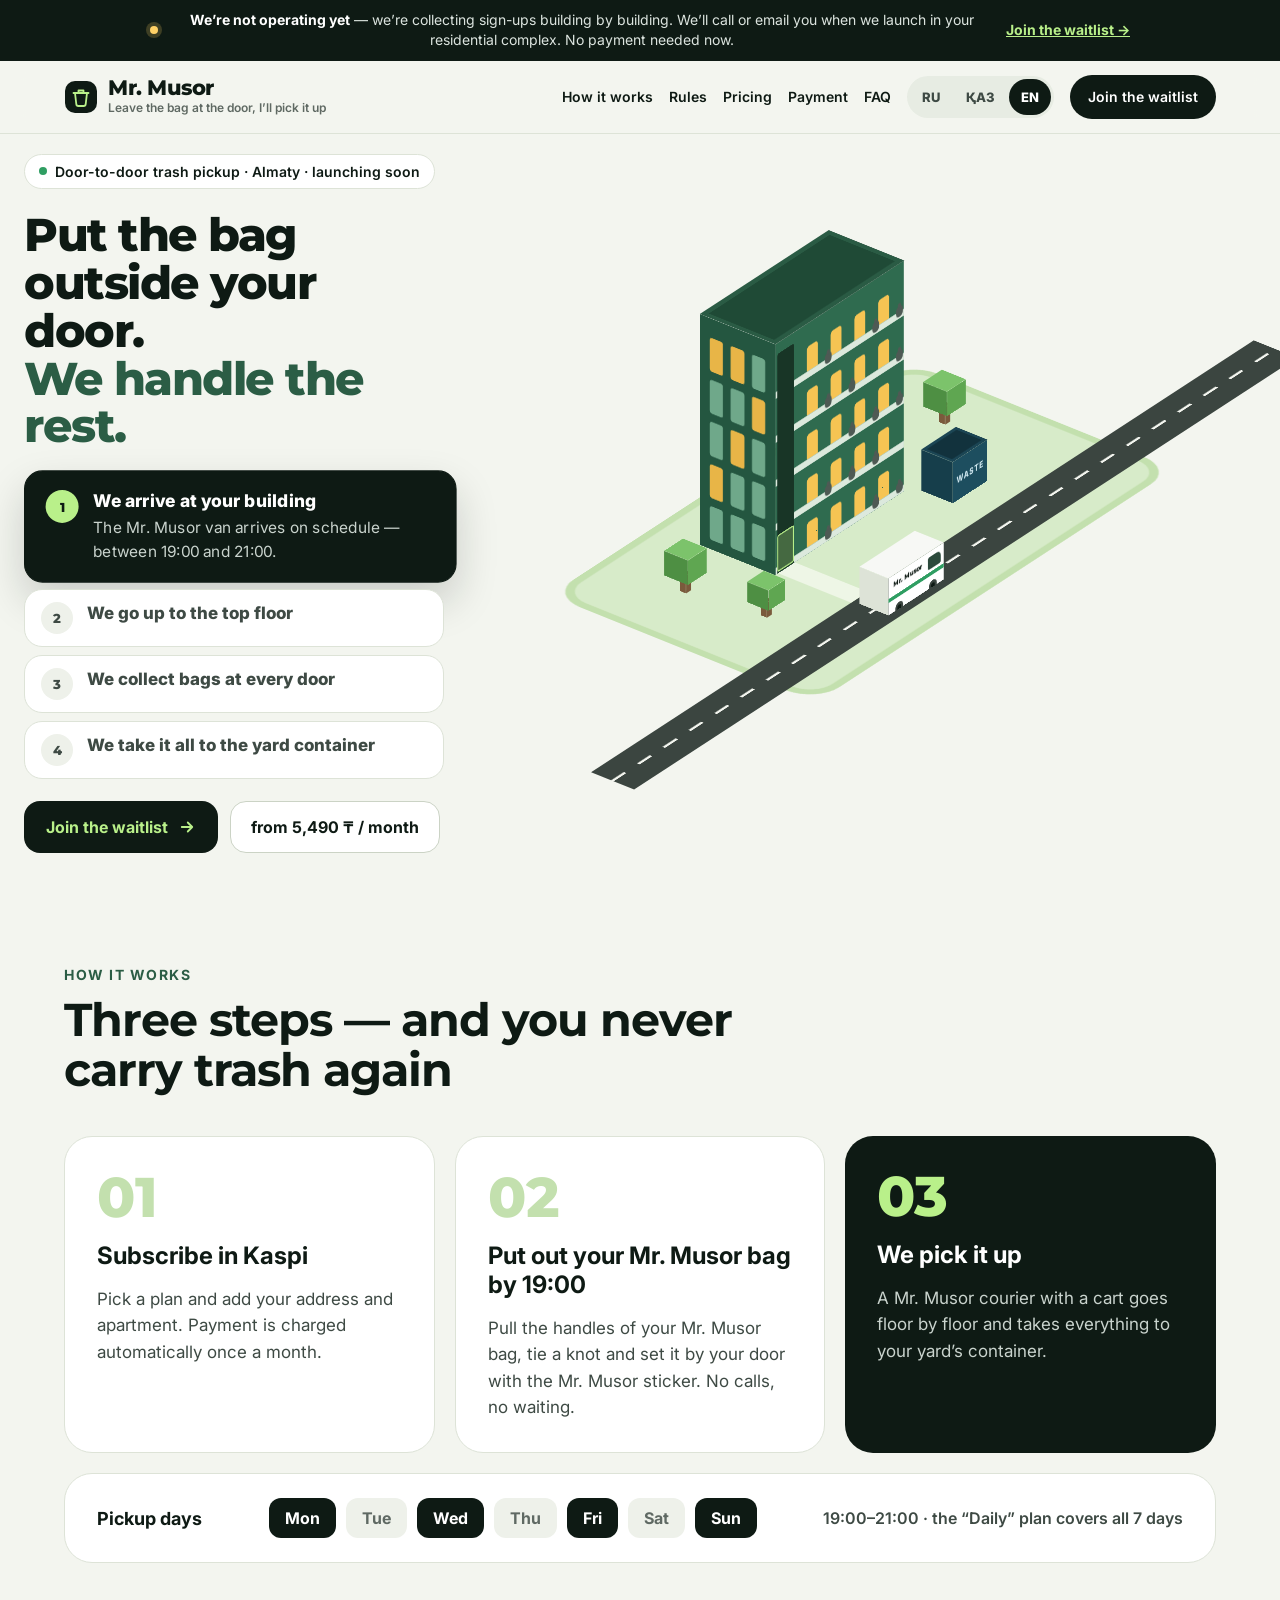
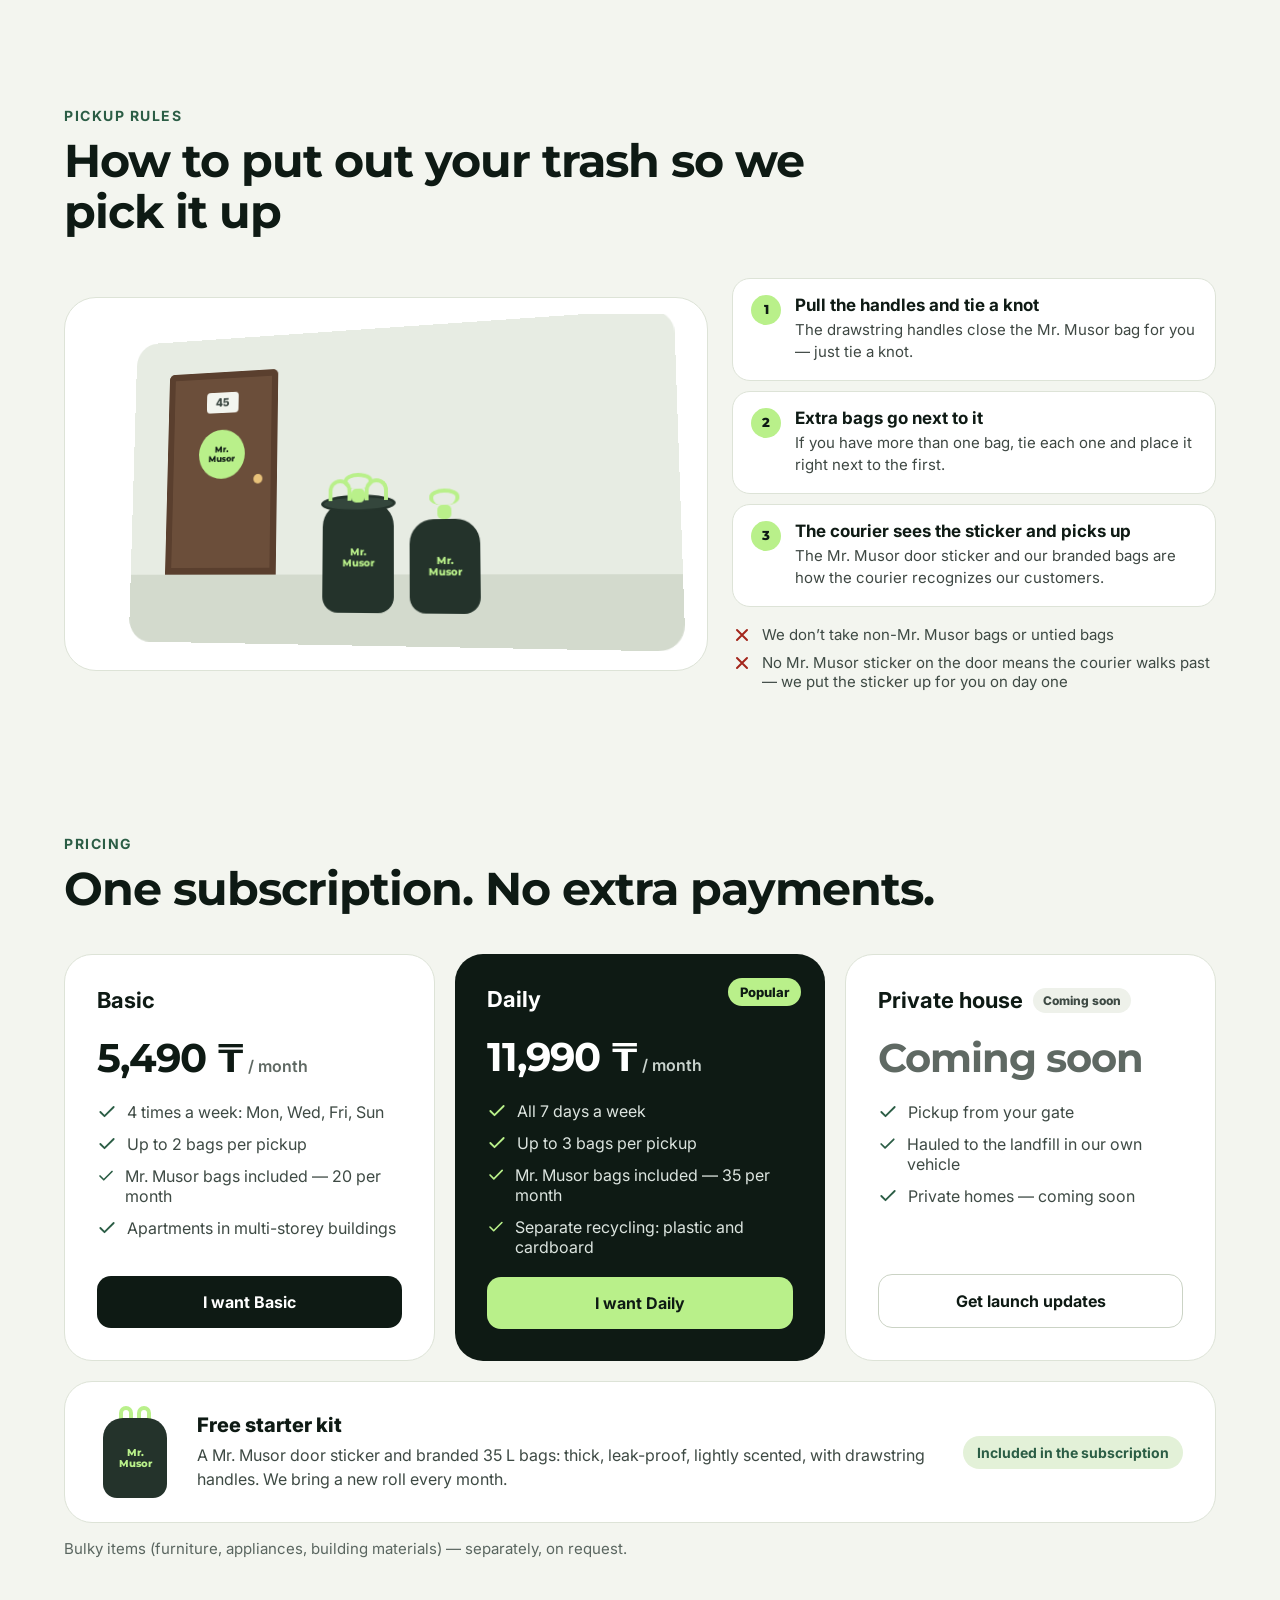
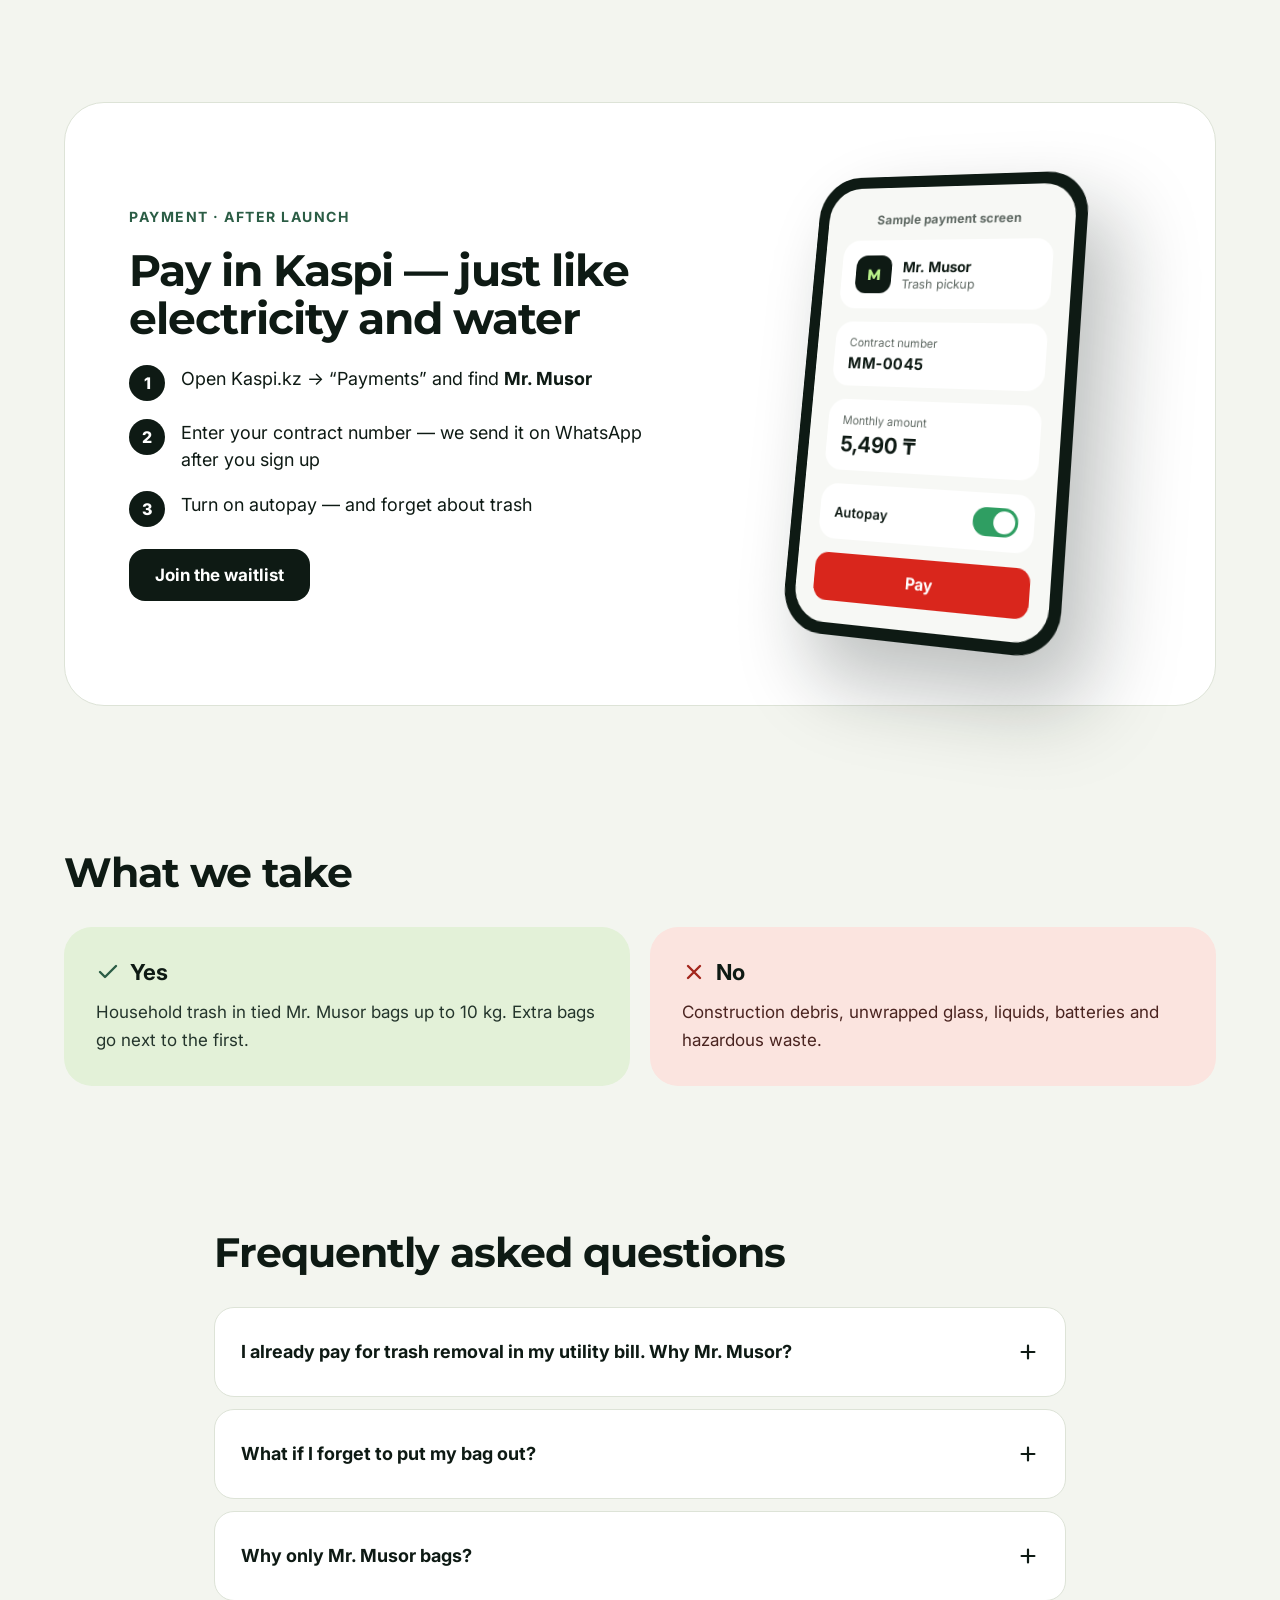
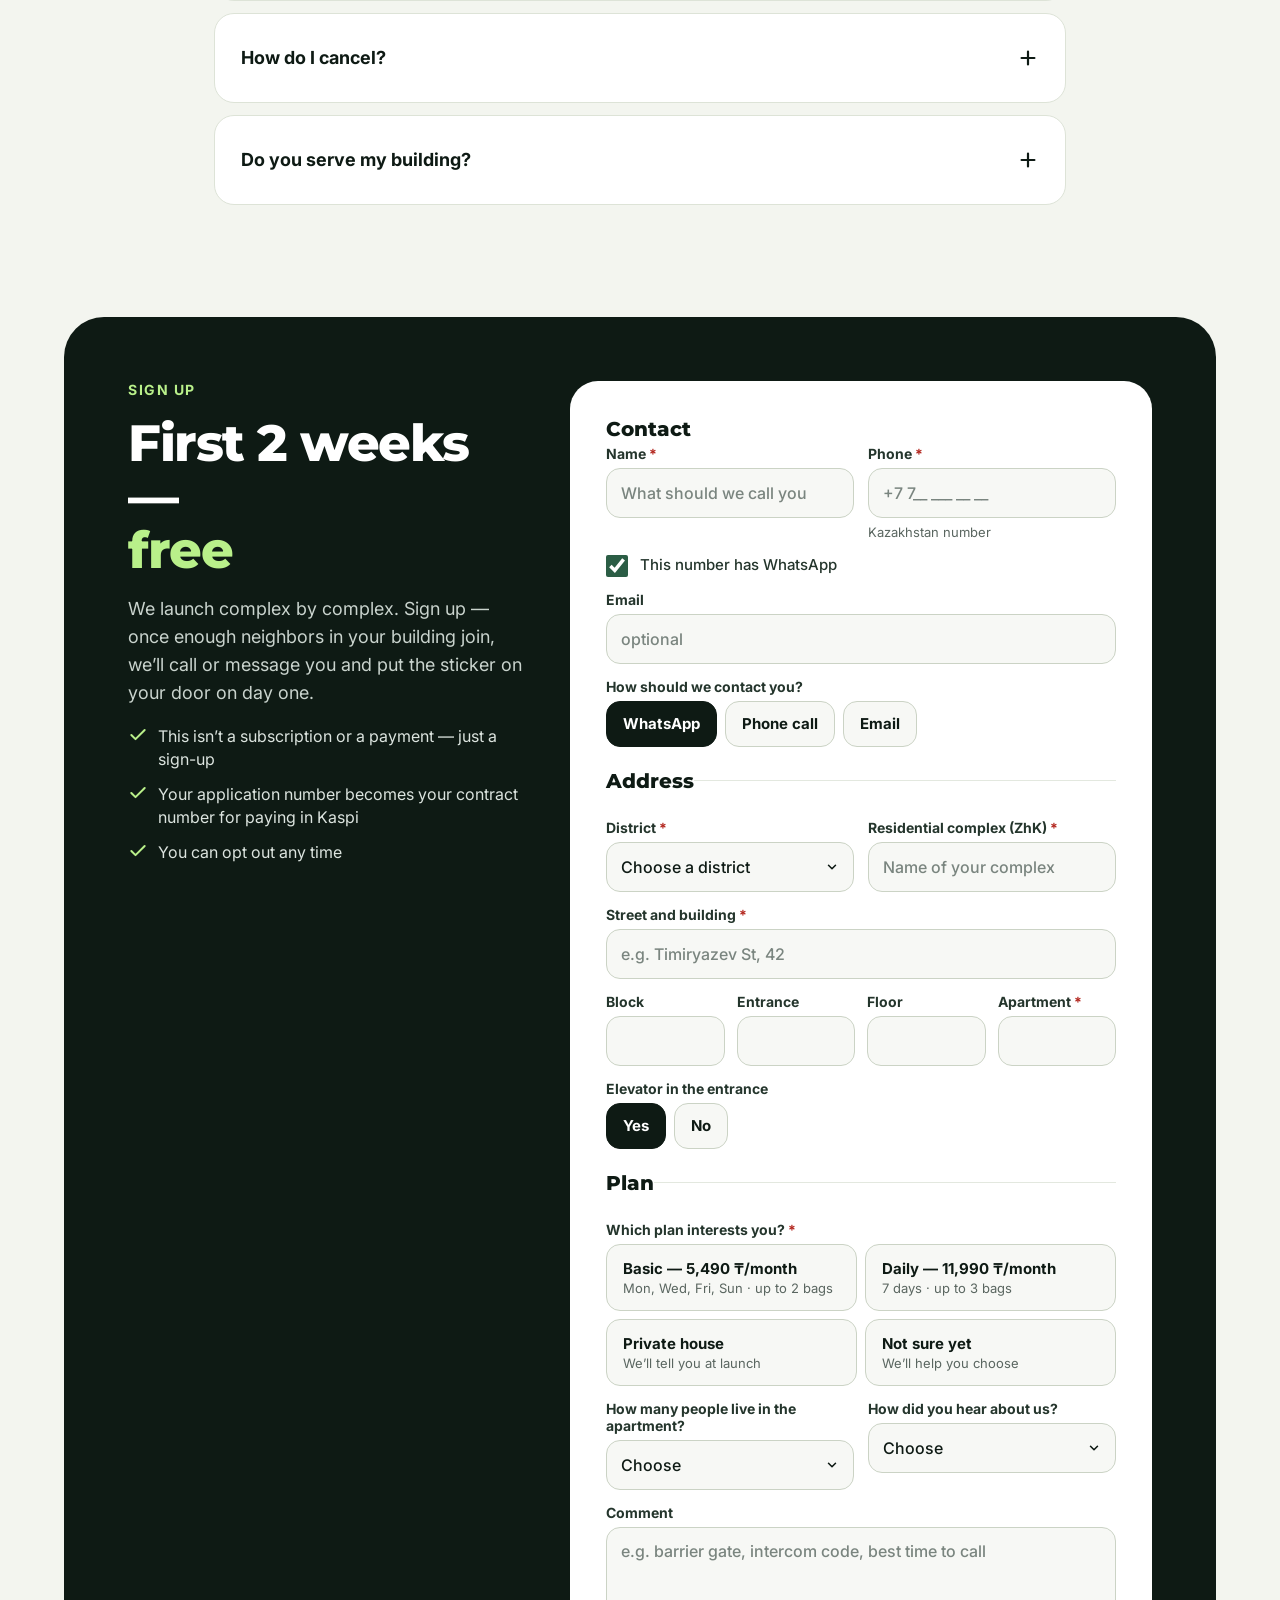
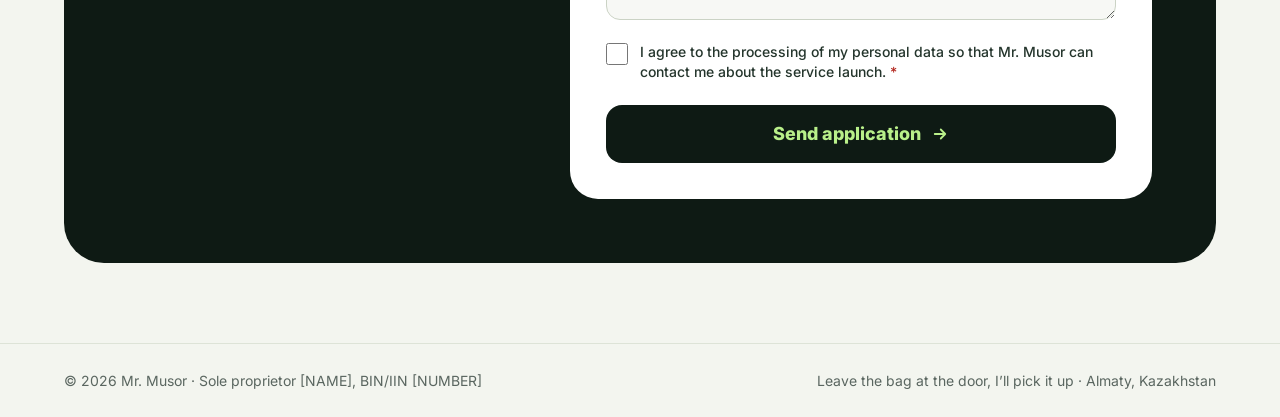
<file: en.html>
<!doctype html>
<html lang="en">
<head>
<meta charset="utf-8">
<meta name="viewport" content="width=device-width, initial-scale=1, viewport-fit=cover">
<title>Mr. Musor — door-to-door trash pickup by subscription</title>
<meta name="description" content="Mr. Musor — door-to-door apartment trash pickup by subscription in Almaty. Leave the bag at the door, I’ll pick it up. Join the waitlist for your building.">
<meta property="og:title" content="Mr. Musor — door-to-door trash pickup by subscription">
<meta property="og:description" content="Mr. Musor — door-to-door apartment trash pickup by subscription in Almaty. Leave the bag at the door, I’ll pick it up. Join the waitlist for your building.">
<meta property="og:type" content="website">
<meta name="theme-color" content="#0E1A14">
<link rel="canonical" href="https://vladimir888lvs.github.io/mr.musor/en.html">
<meta property="og:url" content="https://vladimir888lvs.github.io/mr.musor/en.html">
<meta property="og:image" content="https://vladimir888lvs.github.io/mr.musor/og-image.png">
<meta property="og:image:width" content="1200">
<meta property="og:image:height" content="630">
<meta property="og:site_name" content="Mr. Musor">
<meta name="twitter:card" content="summary_large_image">
<link rel="apple-touch-icon" href="apple-touch-icon.png">
<meta name="format-detection" content="telephone=no">
<link rel="icon" href="favicon.svg" type="image/svg+xml">
<link rel="alternate" hreflang="ru" href="index.html"><link rel="alternate" hreflang="kk" href="kk.html"><link rel="alternate" hreflang="en" href="en.html">
<link rel="preconnect" href="https://fonts.googleapis.com">
<link rel="preconnect" href="https://fonts.gstatic.com" crossorigin>
<link rel="stylesheet" href="https://fonts.googleapis.com/css2?family=Montserrat:wght@500;600;700;800&amp;family=Inter:wght@400;500;600;700;800&amp;display=swap">
<link rel="stylesheet" href="styles.css">
</head>
<body>
<div id="page" style="font-family: Inter, system-ui, sans-serif; color: #0E1A14; background: #F3F5EF; min-height: 100vh">

<a class="skip" href="#apply">Skip to sign-up</a>
<div class="prelaunch" role="note"><span class="pl-dot" aria-hidden="true"></span><p><span class="pl-long"><b>We’re not operating yet</b> — we’re collecting sign-ups building by building. We’ll call or email you when we launch in your residential complex. No payment needed now.</span><span class="pl-short"><b>Launching soon</b> — collecting sign-ups by building.</span></p><a href="#apply">Join the waitlist →</a></div>
<header style="position: sticky; top: 0; z-index: 20; background: rgba(243,245,239,.9); -webkit-backdrop-filter: blur(12px); backdrop-filter: blur(12px); border-bottom: 1px solid #DDE3D7">
<nav style="max-width: 1200px; margin: 0 auto; padding: 14px 24px; display: flex; flex-wrap: wrap; align-items: center; justify-content: space-between; gap: 12px">
<a href="#top" style="display: flex; align-items: center; gap: 10px; text-decoration: none; color: #0E1A14">
<svg width="34" height="34" viewBox="0 0 34 34" aria-hidden="true"><rect x="1" y="1" width="32" height="32" rx="10" fill="#0E1A14"></rect><path d="M11 13h12l-1.3 11.2a2 2 0 0 1-2 1.8h-5.4a2 2 0 0 1-2-1.8L11 13z M9.5 13h15 M14.5 13v-2.5h5V13" fill="none" stroke="#B9F08A" stroke-width="1.8" stroke-linecap="round" stroke-linejoin="round"></path></svg>
<span style="display: flex; flex-direction: column; gap: 2px"><span style="font-family: Montserrat, sans-serif; font-weight: 800; font-size: 21px; line-height: 1.05; letter-spacing: -0.5px">Mr. Musor</span><span class="brand-sub" style="font-family: Inter, sans-serif; font-weight: 600; font-size: 12px; line-height: 1.2; color: #5F6963">Leave the bag at the door, I’ll pick it up</span></span>
</a>
<div class="nav-links" style="display: flex; flex-wrap: wrap; align-items: center; gap: 22px; font-size: 15px; font-weight: 600">
<a href="#how" style="text-decoration: none">How it works</a>
<a href="#rules" style="text-decoration: none">Rules</a>
<a href="#pricing" style="text-decoration: none">Pricing</a>
<a href="#kaspi" style="text-decoration: none">Payment</a>
<a href="#faq" style="text-decoration: none">FAQ</a>
<span class="lang" style="display: inline-flex; gap: 2px; padding: 3px; border-radius: 999px; background: #E7ECE3"><a href="index.html" aria-label="Русский" style="text-decoration: none; padding: 8px 12px; border-radius: 999px; color: #3E4A44; font-size: 13px; font-weight: 800; min-height: 36px; box-sizing: border-box; display: inline-flex; align-items: center">RU</a><a href="kk.html" aria-label="Қазақша" style="text-decoration: none; padding: 8px 12px; border-radius: 999px; color: #3E4A44; font-size: 13px; font-weight: 800; min-height: 36px; box-sizing: border-box; display: inline-flex; align-items: center">ҚАЗ</a><a href="en.html" aria-current="page" aria-label="English" style="text-decoration: none; padding: 8px 12px; border-radius: 999px; background: #0E1A14; color: #FFFFFF; font-size: 13px; font-weight: 800; min-height: 36px; box-sizing: border-box; display: inline-flex; align-items: center">EN</a></span>
<a href="#apply" style="text-decoration: none; background: #0E1A14; color: #FFFFFF; padding: 12px 18px; border-radius: 999px; min-height: 44px; box-sizing: border-box; display: inline-flex; align-items: center">Join the waitlist</a>
</div>
</nav>
</header>

<section id="top" style="position: relative; height: 680px">
<div class="stage" id="heroStage" style="position: relative; height: 640px; padding-top: 20px">

<div class="copy">
<span style="align-self: flex-start; display: inline-flex; align-items: center; gap: 8px; background: #FFFFFF; border: 1px solid #DDE3D7; padding: 8px 14px; border-radius: 999px; font-size: 14px; font-weight: 600"><span style="width: 8px; height: 8px; border-radius: 50%; background: #2F9E62"></span>Door-to-door trash pickup · Almaty · launching soon</span>
<h1 style="margin: 0; font-family: Montserrat, sans-serif; font-weight: 800; font-size: clamp(34px, 3.6vw, 52px); line-height: 1.04; letter-spacing: -1.5px">Put the bag outside your door.<br><span style="color: #2B5D45">We handle the rest.</span></h1>

<ol class="steps" aria-label="How it works" style="margin: 0; padding: 0; list-style: none; display: flex; flex-direction: column; gap: 8px">
<li class="step" id="hstep0" style="display: flex; gap: 14px; align-items: flex-start; padding: 12px 16px; border-radius: 18px; background: #FFFFFF; border: 1px solid #DDE3D7; box-shadow: none; transform: scale(1); transform-origin: left center"><span class="hs-num" style="flex: none; width: 32px; height: 32px; border-radius: 50%; background: #EEF1EA; color: #3E4A44; display: flex; align-items: center; justify-content: center; font-family: Montserrat, sans-serif; font-weight: 800; font-size: 13px">1</span><span style="display: flex; flex-direction: column; gap: 4px; min-width: 0"><span class="hs-t" style="font-size: 17px; font-weight: 800; line-height: 1.3; color: #3E4A44">We arrive at your building</span><span class="stepd hs-d" style="font-size: 15px; line-height: 1.5; color: #C9D3CD" hidden>The Mr. Musor van arrives on schedule — between 19:00 and 21:00.</span></span></li>
<li class="step" id="hstep1" style="display: flex; gap: 14px; align-items: flex-start; padding: 12px 16px; border-radius: 18px; background: #FFFFFF; border: 1px solid #DDE3D7; box-shadow: none; transform: scale(1); transform-origin: left center"><span class="hs-num" style="flex: none; width: 32px; height: 32px; border-radius: 50%; background: #EEF1EA; color: #3E4A44; display: flex; align-items: center; justify-content: center; font-family: Montserrat, sans-serif; font-weight: 800; font-size: 13px">2</span><span style="display: flex; flex-direction: column; gap: 4px; min-width: 0"><span class="hs-t" style="font-size: 17px; font-weight: 800; line-height: 1.3; color: #3E4A44">We go up to the top floor</span><span class="stepd hs-d" style="font-size: 15px; line-height: 1.5; color: #C9D3CD" hidden>The courier takes a rolling cart up to the top floor in the elevator.</span></span></li>
<li class="step" id="hstep2" style="display: flex; gap: 14px; align-items: flex-start; padding: 12px 16px; border-radius: 18px; background: #FFFFFF; border: 1px solid #DDE3D7; box-shadow: none; transform: scale(1); transform-origin: left center"><span class="hs-num" style="flex: none; width: 32px; height: 32px; border-radius: 50%; background: #EEF1EA; color: #3E4A44; display: flex; align-items: center; justify-content: center; font-family: Montserrat, sans-serif; font-weight: 800; font-size: 13px">3</span><span style="display: flex; flex-direction: column; gap: 4px; min-width: 0"><span class="hs-t" style="font-size: 17px; font-weight: 800; line-height: 1.3; color: #3E4A44">We collect bags at every door</span><span class="stepd hs-d" style="font-size: 15px; line-height: 1.5; color: #C9D3CD" hidden>Floor by floor, top to bottom — at every subscriber apartment.</span></span></li>
<li class="step" id="hstep3" style="display: flex; gap: 14px; align-items: flex-start; padding: 12px 16px; border-radius: 18px; background: #FFFFFF; border: 1px solid #DDE3D7; box-shadow: none; transform: scale(1); transform-origin: left center"><span class="hs-num" style="flex: none; width: 32px; height: 32px; border-radius: 50%; background: #EEF1EA; color: #3E4A44; display: flex; align-items: center; justify-content: center; font-family: Montserrat, sans-serif; font-weight: 800; font-size: 13px">4</span><span style="display: flex; flex-direction: column; gap: 4px; min-width: 0"><span class="hs-t" style="font-size: 17px; font-weight: 800; line-height: 1.3; color: #3E4A44">We take it all to the yard container</span><span class="stepd hs-d" style="font-size: 15px; line-height: 1.5; color: #C9D3CD" hidden>Downstairs the courier empties the bags into the shared container. The entrance stays clean.</span></span></li>
</ol>

<div style="display: flex; flex-wrap: wrap; gap: 12px">
<a href="#apply" style="text-decoration: none; background: #0E1A14; color: #B9F08A; font-weight: 700; font-size: 16px; padding: 15px 22px; border-radius: 16px; display: inline-flex; align-items: center; gap: 10px; min-height: 50px; box-sizing: border-box">Join the waitlist
<svg width="18" height="18" viewBox="0 0 24 24" fill="none" stroke="currentColor" stroke-width="2.4" stroke-linecap="round" stroke-linejoin="round" aria-hidden="true"><path d="M5 12h14M13 6l6 6-6 6"></path></svg></a>
<a href="#pricing" style="text-decoration: none; background: #FFFFFF; border: 1px solid #CBD3C5; color: #0E1A14; font-weight: 700; font-size: 16px; padding: 15px 20px; border-radius: 16px; display: inline-flex; align-items: center; min-height: 50px; box-sizing: border-box">from 5,490 ₸ / month</a>
</div>
</div>

<div class="scenebox" role="img" aria-label="3D animation: the Mr. Musor van arrives at the building, the courier collects bags at each door floor by floor with a cart and empties them into the yard container">
<div class="zoom">
<div class="iso" id="iso" style="transform: rotateX(60deg) rotateZ(-54deg)">
<div class="plate"></div>
<div class="road"></div>
<div class="walk"></div>

<div class="cub trunk" style="left: 96px; top: 110px; width: 10px; height: 10px; --h: 26px"><div class="f-top"></div><div class="f-left"></div><div class="f-front"></div></div>
<div class="cub crown" style="left: 82px; top: 96px; width: 38px; height: 38px; --h: 36px; transform: translateZ(24px)"><div class="f-top"></div><div class="f-left"></div><div class="f-front"></div></div>
<div class="cub trunk" style="left: 112px; top: 226px; width: 10px; height: 10px; --h: 22px"><div class="f-top"></div><div class="f-left"></div><div class="f-front"></div></div>
<div class="cub crown" style="left: 100px; top: 214px; width: 34px; height: 34px; --h: 30px; transform: translateZ(20px)"><div class="f-top"></div><div class="f-left"></div><div class="f-front"></div></div>
<div class="cub trunk" style="left: 620px; top: 110px; width: 10px; height: 10px; --h: 26px"><div class="f-top"></div><div class="f-left"></div><div class="f-front"></div></div>
<div class="cub crown" style="left: 606px; top: 96px; width: 38px; height: 38px; --h: 36px; transform: translateZ(24px)"><div class="f-top"></div><div class="f-left"></div><div class="f-front"></div></div>

<div class="cub bld" style="left: 200px; top: 60px; width: 260px; height: 120px; --h: 336px">
<div class="f-top"></div>
<div class="f-left">
<span style="background: #6FA88A"></span><span style="background: #E8B547"></span><span style="background: #6FA88A"></span><span style="background: #6FA88A"></span><span style="background: #E8B547"></span><span style="background: #6FA88A"></span><span style="background: #6FA88A"></span><span style="background: #E8B547"></span><span style="background: #6FA88A"></span><span style="background: #E8B547"></span><span style="background: #6FA88A"></span><span style="background: #6FA88A"></span><span style="background: #6FA88A"></span><span style="background: #E8B547"></span><span style="background: #6FA88A"></span>
</div>
<div class="f-front">
<div class="band" style="top: 16px"><div class="door" style="left: 64px"></div><div class="door" style="left: 112px"></div><div class="door" style="left: 160px"></div><div class="door" style="left: 208px"></div><div class="ledge"></div></div>
<div class="band" style="top: 80px"><div class="door" style="left: 64px"></div><div class="door" style="left: 112px"></div><div class="door" style="left: 160px"></div><div class="door" style="left: 208px"></div><div class="ledge"></div></div>
<div class="band" style="top: 144px"><div class="door" style="left: 64px"></div><div class="door" style="left: 112px"></div><div class="door" style="left: 160px"></div><div class="door" style="left: 208px"></div><div class="ledge"></div></div>
<div class="band" style="top: 208px"><div class="door" style="left: 64px"></div><div class="door" style="left: 112px"></div><div class="door" style="left: 160px"></div><div class="door" style="left: 208px"></div><div class="ledge"></div></div>
<div class="band" style="top: 272px"><div class="door" style="left: 64px"></div><div class="door" style="left: 112px"></div><div class="door" style="left: 160px"></div><div class="door" style="left: 208px"></div><div class="ledge"></div></div>

<div class="shaft"></div>
<div class="cabin" id="cabin" style="top: 280px"></div>
<div class="bag" id="bag0" style="left: 90px; top: 54px; opacity: 1"></div><div class="bag" id="bag1" style="left: 186px; top: 54px; opacity: 1"></div><div class="bag" id="bag2" style="left: 234px; top: 54px; opacity: 1"></div><div class="bag" id="bag3" style="left: 90px; top: 118px; opacity: 1"></div><div class="bag" id="bag4" style="left: 138px; top: 118px; opacity: 1"></div><div class="bag" id="bag5" style="left: 234px; top: 118px; opacity: 1"></div><div class="bag" id="bag6" style="left: 138px; top: 182px; opacity: 1"></div><div class="bag" id="bag7" style="left: 186px; top: 182px; opacity: 1"></div><div class="bag" id="bag8" style="left: 234px; top: 182px; opacity: 1"></div><div class="bag" id="bag9" style="left: 90px; top: 246px; opacity: 1"></div><div class="bag" id="bag10" style="left: 138px; top: 246px; opacity: 1"></div><div class="bag" id="bag11" style="left: 186px; top: 246px; opacity: 1"></div><div class="bag" id="bag12" style="left: 90px; top: 310px; opacity: 1"></div><div class="bag" id="bag13" style="left: 186px; top: 310px; opacity: 1"></div><div class="bag" id="bag14" style="left: 234px; top: 310px; opacity: 1"></div>
<div class="worker" id="worker" style="left: 20px; top: 286px; opacity: 0">
<span style="position: absolute; left: 2px; top: 0; width: 11px; height: 11px; border-radius: 50%; background: #E8B48A"></span>
<span style="position: absolute; left: 0; top: 11px; width: 15px; height: 20px; border-radius: 5px 5px 2px 2px; background: #0E1A14; box-shadow: inset 0 -5px 0 #B9F08A"></span>
<span style="position: absolute; left: 2px; top: 31px; width: 4px; height: 9px; background: #0E1A14"></span>
<span style="position: absolute; left: 9px; top: 31px; width: 4px; height: 9px; background: #0E1A14"></span>
<span style="position: absolute; left: 13px; top: 16px; width: 6px; height: 3px; background: #0E1A14"></span>
<span style="position: absolute; left: 18px; top: 13px; width: 30px; height: 20px; border-radius: 4px; background: #2F9E62"></span>
<span style="position: absolute; left: 20px; top: 33px; width: 7px; height: 7px; border-radius: 50%; background: #0E1A14"></span>
<span style="position: absolute; left: 39px; top: 33px; width: 7px; height: 7px; border-radius: 50%; background: #0E1A14"></span>
<span style="position: absolute; left: 22px; top: -14px; min-width: 22px; padding: 2px 6px; border-radius: 999px; background: #FFFFFF; font: 800 11px/14px Inter, sans-serif; text-align: center; color: #0E1A14; box-sizing: border-box" id="cartN">0</span>
</div>
<div class="bag" id="fly0" style="left: 0px; top: 0px; opacity: 0"></div><div class="bag" id="fly1" style="left: 0px; top: 0px; opacity: 0"></div><div class="bag" id="fly2" style="left: 0px; top: 0px; opacity: 0"></div>
</div>
</div>

<div class="cub cont" style="left: 475px; top: 196px; width: 70px; height: 50px; --h: 60px">
<div class="f-top"></div><div class="f-left"></div><div class="f-front">WASTE</div>
</div>

<div class="cub van" id="van" style="left: -280px; top: 306px; width: 112px; height: 46px; --h: 54px">
<div class="f-top"></div>
<div class="f-left"></div>
<div class="f-front">
<span style="position: absolute; right: 6px; top: 8px; width: 26px; height: 18px; border-radius: 3px 8px 3px 3px; background: #2C4A3C"></span>
<span style="position: absolute; left: 0; right: 0; top: 30px; height: 6px; background: #2F9E62"></span>
<span style="position: absolute; left: 10px; top: 9px; font: 800 11px/1 Montserrat, sans-serif; color: #0E1A14">Mr. Musor</span>
<span style="position: absolute; left: 14px; bottom: -6px; width: 16px; height: 16px; border-radius: 50%; background: #0E1A14; box-shadow: inset 0 0 0 4px #3B4540"></span>
<span style="position: absolute; right: 14px; bottom: -6px; width: 16px; height: 16px; border-radius: 50%; background: #0E1A14; box-shadow: inset 0 0 0 4px #3B4540"></span>
</div>
</div>
</div>
</div>

<div style="position: absolute; right: 8px; top: 20px">
<span class="chip" id="doneChip" style="opacity: 0; background: #0E1A14; color: #B9F08A; transition: opacity .4s ease">Done — the entrance is clean</span>
</div>
</div>

</div>
</section>

<section id="how" style="max-width: 1200px; margin: 0 auto; padding: 72px 24px">
<p style="margin: 0 0 12px; font-weight: 700; font-size: 14px; letter-spacing: 1.5px; text-transform: uppercase; color: #2B5D45">How it works</p>
<h2 style="margin: 0 0 40px; font-family: Montserrat, sans-serif; font-weight: 700; font-size: clamp(30px, 3.6vw, 48px); line-height: 1.1; letter-spacing: -1px; max-width: 760px">Three steps — and you never carry trash again</h2>
<div style="display: grid; grid-template-columns: repeat(auto-fit, minmax(260px, 1fr)); gap: 20px">
<div class="tilt" style="background: #FFFFFF; border: 1px solid #DDE3D7; border-radius: 28px; padding: 32px; display: flex; flex-direction: column; gap: 16px">
<span style="font-family: Montserrat, sans-serif; font-weight: 800; font-size: 56px; line-height: 1; color: #C3E0AE">01</span>
<h3 style="margin: 0; font-size: 24px; font-weight: 700">Subscribe in Kaspi</h3>
<p style="margin: 0; font-size: 17px; line-height: 1.55; color: #3E4A44">Pick a plan and add your address and apartment. Payment is charged automatically once a month.</p>
</div>
<div class="tilt" style="background: #FFFFFF; border: 1px solid #DDE3D7; border-radius: 28px; padding: 32px; display: flex; flex-direction: column; gap: 16px">
<span style="font-family: Montserrat, sans-serif; font-weight: 800; font-size: 56px; line-height: 1; color: #C3E0AE">02</span>
<h3 style="margin: 0; font-size: 24px; font-weight: 700">Put out your Mr. Musor bag by 19:00</h3>
<p style="margin: 0; font-size: 17px; line-height: 1.55; color: #3E4A44">Pull the handles of your Mr. Musor bag, tie a knot and set it by your door with the Mr. Musor sticker. No calls, no waiting.</p>
</div>
<div class="tilt" style="background: #0E1A14; color: #FFFFFF; border-radius: 28px; padding: 32px; display: flex; flex-direction: column; gap: 16px">
<span style="font-family: Montserrat, sans-serif; font-weight: 800; font-size: 56px; line-height: 1; color: #B9F08A">03</span>
<h3 style="margin: 0; font-size: 24px; font-weight: 700">We pick it up</h3>
<p style="margin: 0; font-size: 17px; line-height: 1.55; color: #C9D3CD">A Mr. Musor courier with a cart goes floor by floor and takes everything to your yard’s container.</p>
</div>
</div>

<div style="margin-top: 20px; background: #FFFFFF; border: 1px solid #DDE3D7; border-radius: 28px; padding: 24px 32px; display: flex; flex-wrap: wrap; align-items: center; justify-content: space-between; gap: 20px">
<p style="margin: 0; font-weight: 700; font-size: 18px">Pickup days</p>
<div style="display: flex; flex-wrap: wrap; gap: 10px">
<span style="padding: 10px 16px; border-radius: 12px; background: #0E1A14; color: #FFFFFF; font-weight: 700">Mon</span>
<span style="padding: 10px 16px; border-radius: 12px; background: #EEF1EA; color: #5F6963; font-weight: 700">Tue</span>
<span style="padding: 10px 16px; border-radius: 12px; background: #0E1A14; color: #FFFFFF; font-weight: 700">Wed</span>
<span style="padding: 10px 16px; border-radius: 12px; background: #EEF1EA; color: #5F6963; font-weight: 700">Thu</span>
<span style="padding: 10px 16px; border-radius: 12px; background: #0E1A14; color: #FFFFFF; font-weight: 700">Fri</span>
<span style="padding: 10px 16px; border-radius: 12px; background: #EEF1EA; color: #5F6963; font-weight: 700">Sat</span>
<span style="padding: 10px 16px; border-radius: 12px; background: #0E1A14; color: #FFFFFF; font-weight: 700">Sun</span>
</div>
<p style="margin: 0; font-size: 16px; color: #3E4A44; font-weight: 600">19:00–21:00 · the “Daily” plan covers all 7 days</p>
</div>
</section>

<section id="rules" style="max-width: 1200px; margin: 0 auto; padding: 72px 24px">
<p style="margin: 0 0 12px; font-weight: 700; font-size: 14px; letter-spacing: 1.5px; text-transform: uppercase; color: #2B5D45">Pickup rules</p>
<h2 style="margin: 0 0 40px; font-family: Montserrat, sans-serif; font-weight: 700; font-size: clamp(30px, 3.6vw, 48px); line-height: 1.1; letter-spacing: -1px; max-width: 820px">How to put out your trash so we pick it up</h2>
<div style="display: flex; flex-wrap: wrap; gap: 24px; align-items: center">
<div style="flex: 1 1 520px; min-width: 0; background: #FFFFFF; border: 1px solid #DDE3D7; border-radius: 32px; padding: 16px">
<div class="rb-scene" role="img" aria-label="Animation: at a door with the Mr. Musor sticker, a Mr. Musor bag is closed by its drawstring handles and knotted, a second bag is placed next to it, and the courier takes both">
<div class="rb-world">
<div class="rb-wall"></div>
<div class="rb-floor"></div>
<div class="rb-door"><span class="rb-num">45</span><span class="rb-sticker">Mr.<br>Musor</span></div>
<div class="rb-bag rb-bag1"><span class="rb-neck"></span><span class="rb-h rb-h1"></span><span class="rb-h rb-h2"></span><span class="rb-tied"></span><span class="rb-logo">Mr.<br>Musor</span></div>
<div class="rb-bag rb-bag2"><span class="rb-tied"></span><span class="rb-logo">Mr.<br>Musor</span></div>
<div class="rb-cart">
<span style="position: absolute; left: 0; top: 0; width: 84px; height: 66px; border-radius: 8px; background: #2F9E62"></span>
<span style="position: absolute; left: 80px; top: -26px; width: 6px; height: 34px; border-radius: 3px; background: #0E1A14"></span>
<span style="position: absolute; left: 8px; top: 70px; width: 22px; height: 22px; border-radius: 50%; background: #0E1A14; box-shadow: inset 0 0 0 6px #3B4540"></span>
<span style="position: absolute; left: 56px; top: 70px; width: 22px; height: 22px; border-radius: 50%; background: #0E1A14; box-shadow: inset 0 0 0 6px #3B4540"></span>
<span style="position: absolute; left: 8px; top: 26px; font: 800 11px/1 Montserrat, sans-serif; color: #0E1A14">Mr. Musor</span>
</div>
<span class="rb-done chip" style="background: #0E1A14; color: #B9F08A">Picked up · door with the Mr. Musor sticker</span>
</div>
</div>
</div>

<div style="flex: 1 1 360px; min-width: 0; display: flex; flex-direction: column; gap: 10px">
<div class="rb-step rb-s1"><span style="flex: none; width: 30px; height: 30px; border-radius: 50%; background: #B9F08A; color: #0E1A14; display: flex; align-items: center; justify-content: center; font: 800 13px/1 Montserrat, sans-serif">1</span><div><b style="font-size: 17px">Pull the handles and tie a knot</b><p>The drawstring handles close the Mr. Musor bag for you — just tie a knot.</p></div></div>
<div class="rb-step rb-s2"><span style="flex: none; width: 30px; height: 30px; border-radius: 50%; background: #B9F08A; color: #0E1A14; display: flex; align-items: center; justify-content: center; font: 800 13px/1 Montserrat, sans-serif">2</span><div><b style="font-size: 17px">Extra bags go next to it</b><p>If you have more than one bag, tie each one and place it right next to the first.</p></div></div>
<div class="rb-step rb-s3"><span style="flex: none; width: 30px; height: 30px; border-radius: 50%; background: #B9F08A; color: #0E1A14; display: flex; align-items: center; justify-content: center; font: 800 13px/1 Montserrat, sans-serif">3</span><div><b style="font-size: 17px">The courier sees the sticker and picks up</b><p>The Mr. Musor door sticker and our branded bags are how the courier recognizes our customers.</p></div></div>
<ul style="margin: 8px 0 0; padding: 0; list-style: none; display: flex; flex-direction: column; gap: 8px; font-size: 15px; color: #3E4A44">
<li style="display: flex; gap: 10px; align-items: flex-start"><svg width="20" height="20" viewBox="0 0 24 24" fill="none" stroke="#A3261C" stroke-width="2.4" stroke-linecap="round" stroke-linejoin="round" aria-hidden="true" style="flex: none"><path d="M18 6 6 18M6 6l12 12"></path></svg>We don’t take non-Mr. Musor bags or untied bags</li>
<li style="display: flex; gap: 10px; align-items: flex-start"><svg width="20" height="20" viewBox="0 0 24 24" fill="none" stroke="#A3261C" stroke-width="2.4" stroke-linecap="round" stroke-linejoin="round" aria-hidden="true" style="flex: none"><path d="M18 6 6 18M6 6l12 12"></path></svg>No Mr. Musor sticker on the door means the courier walks past — we put the sticker up for you on day one</li>
</ul>
</div>
</div>
</section>

<section id="pricing" style="max-width: 1200px; margin: 0 auto; padding: 72px 24px">
<p style="margin: 0 0 12px; font-weight: 700; font-size: 14px; letter-spacing: 1.5px; text-transform: uppercase; color: #2B5D45">Pricing</p>
<h2 style="margin: 0 0 40px; font-family: Montserrat, sans-serif; font-weight: 700; font-size: clamp(30px, 3.6vw, 48px); line-height: 1.1; letter-spacing: -1px">One subscription. No extra payments.</h2>
<div style="display: grid; grid-template-columns: repeat(auto-fit, minmax(280px, 1fr)); gap: 20px; align-items: stretch">

<div class="tilt" style="background: #FFFFFF; border: 1px solid #DDE3D7; border-radius: 28px; padding: 32px; display: flex; flex-direction: column; gap: 20px">
<h3 style="margin: 0; font-size: 22px; font-weight: 700">Basic</h3>
<p style="margin: 0; font-family: Montserrat, sans-serif; font-weight: 700; font-size: 40px; letter-spacing: -1px">5,490 ₸<span style="font-family: Inter, sans-serif; font-size: 16px; font-weight: 600; color: #5F6963; letter-spacing: 0"> / month</span></p>
<ul style="margin: 0; padding: 0; list-style: none; display: flex; flex-direction: column; gap: 12px; font-size: 16px; color: #3E4A44">
<li style="display: flex; gap: 10px"><svg width="20" height="20" viewBox="0 0 24 24" fill="none" stroke="#2B5D45" stroke-width="2.2" stroke-linecap="round" stroke-linejoin="round" aria-hidden="true"><path d="M20 6 9 17l-5-5"></path></svg>4 times a week: Mon, Wed, Fri, Sun</li>
<li style="display: flex; gap: 10px"><svg width="20" height="20" viewBox="0 0 24 24" fill="none" stroke="#2B5D45" stroke-width="2.2" stroke-linecap="round" stroke-linejoin="round" aria-hidden="true"><path d="M20 6 9 17l-5-5"></path></svg>Up to 2 bags per pickup</li>
<li style="display: flex; gap: 10px"><svg width="20" height="20" viewBox="0 0 24 24" fill="none" stroke="#2B5D45" stroke-width="2.2" stroke-linecap="round" stroke-linejoin="round" aria-hidden="true"><path d="M20 6 9 17l-5-5"></path></svg>Mr. Musor bags included — 20 per month</li>
<li style="display: flex; gap: 10px"><svg width="20" height="20" viewBox="0 0 24 24" fill="none" stroke="#2B5D45" stroke-width="2.2" stroke-linecap="round" stroke-linejoin="round" aria-hidden="true"><path d="M20 6 9 17l-5-5"></path></svg>Apartments in multi-storey buildings</li>
</ul>
<a href="#apply" data-plan="basic" style="margin-top: auto; text-decoration: none; text-align: center; background: #0E1A14; color: #FFFFFF; font-weight: 700; padding: 16px; border-radius: 14px; min-height: 52px; box-sizing: border-box">I want Basic</a>
</div>

<div class="tilt" style="background: #0E1A14; color: #FFFFFF; border-radius: 28px; padding: 32px; display: flex; flex-direction: column; gap: 20px; position: relative">
<span style="position: absolute; top: 24px; right: 24px; background: #B9F08A; color: #0E1A14; font-weight: 800; font-size: 13px; padding: 6px 12px; border-radius: 999px">Popular</span>
<h3 style="margin: 0; font-size: 22px; font-weight: 700">Daily</h3>
<p style="margin: 0; font-family: Montserrat, sans-serif; font-weight: 700; font-size: 40px; letter-spacing: -1px">11,990 ₸<span style="font-family: Inter, sans-serif; font-size: 16px; font-weight: 600; color: #C9D3CD; letter-spacing: 0"> / month</span></p>
<ul style="margin: 0; padding: 0; list-style: none; display: flex; flex-direction: column; gap: 12px; font-size: 16px; color: #DCE4DF">
<li style="display: flex; gap: 10px"><svg width="20" height="20" viewBox="0 0 24 24" fill="none" stroke="#B9F08A" stroke-width="2.2" stroke-linecap="round" stroke-linejoin="round" aria-hidden="true"><path d="M20 6 9 17l-5-5"></path></svg>All 7 days a week</li>
<li style="display: flex; gap: 10px"><svg width="20" height="20" viewBox="0 0 24 24" fill="none" stroke="#B9F08A" stroke-width="2.2" stroke-linecap="round" stroke-linejoin="round" aria-hidden="true"><path d="M20 6 9 17l-5-5"></path></svg>Up to 3 bags per pickup</li>
<li style="display: flex; gap: 10px"><svg width="20" height="20" viewBox="0 0 24 24" fill="none" stroke="#B9F08A" stroke-width="2.2" stroke-linecap="round" stroke-linejoin="round" aria-hidden="true"><path d="M20 6 9 17l-5-5"></path></svg>Mr. Musor bags included — 35 per month</li>
<li style="display: flex; gap: 10px"><svg width="20" height="20" viewBox="0 0 24 24" fill="none" stroke="#B9F08A" stroke-width="2.2" stroke-linecap="round" stroke-linejoin="round" aria-hidden="true"><path d="M20 6 9 17l-5-5"></path></svg>Separate recycling: plastic and cardboard</li>
</ul>
<a href="#apply" data-plan="daily" style="margin-top: auto; text-decoration: none; text-align: center; background: #B9F08A; color: #0E1A14; font-weight: 700; padding: 16px; border-radius: 14px; min-height: 52px; box-sizing: border-box">I want Daily</a>
</div>

<div class="tilt" style="background: #FFFFFF; border: 1px solid #DDE3D7; border-radius: 28px; padding: 32px; display: flex; flex-direction: column; gap: 20px">
<h3 style="margin: 0; font-size: 22px; font-weight: 700; display: flex; align-items: center; gap: 10px">Private house<span style="font-size: 12px; font-weight: 800; background: #EEF1EA; color: #3E4A44; padding: 5px 10px; border-radius: 999px">Coming soon</span></h3>
<p style="margin: 0; font-family: Montserrat, sans-serif; font-weight: 700; font-size: 40px; letter-spacing: -1px; color: #5F6963">Coming soon</p>
<ul style="margin: 0; padding: 0; list-style: none; display: flex; flex-direction: column; gap: 12px; font-size: 16px; color: #3E4A44">
<li style="display: flex; gap: 10px"><svg width="20" height="20" viewBox="0 0 24 24" fill="none" stroke="#2B5D45" stroke-width="2.2" stroke-linecap="round" stroke-linejoin="round" aria-hidden="true"><path d="M20 6 9 17l-5-5"></path></svg>Pickup from your gate</li>
<li style="display: flex; gap: 10px"><svg width="20" height="20" viewBox="0 0 24 24" fill="none" stroke="#2B5D45" stroke-width="2.2" stroke-linecap="round" stroke-linejoin="round" aria-hidden="true"><path d="M20 6 9 17l-5-5"></path></svg>Hauled to the landfill in our own vehicle</li>
<li style="display: flex; gap: 10px"><svg width="20" height="20" viewBox="0 0 24 24" fill="none" stroke="#2B5D45" stroke-width="2.2" stroke-linecap="round" stroke-linejoin="round" aria-hidden="true"><path d="M20 6 9 17l-5-5"></path></svg>Private homes — coming soon</li>
</ul>
<a href="#apply" data-plan="house" style="margin-top: auto; text-decoration: none; text-align: center; background: #FFFFFF; border: 1px solid #CBD3C5; color: #0E1A14; font-weight: 700; padding: 16px; border-radius: 14px; min-height: 52px; box-sizing: border-box">Get launch updates</a>
</div>
</div>
<div style="margin-top: 20px; background: #FFFFFF; border: 1px solid #DDE3D7; border-radius: 28px; padding: 24px 32px; display: flex; flex-wrap: wrap; align-items: center; gap: 24px">
<div style="position: relative; flex: none; width: 76px; height: 92px" aria-hidden="true">
<span style="position: absolute; left: 22px; top: 0; width: 14px; height: 14px; border: 4px solid #B9F08A; border-bottom: 0; border-radius: 8px 8px 0 0; box-sizing: border-box"></span>
<span style="position: absolute; left: 40px; top: 0; width: 14px; height: 14px; border: 4px solid #B9F08A; border-bottom: 0; border-radius: 8px 8px 0 0; box-sizing: border-box"></span>
<span style="position: absolute; left: 6px; top: 12px; width: 64px; height: 80px; border-radius: 20px 20px 14px 14px; background: #24332B; display: flex; align-items: center; justify-content: center; font: 800 10px/1.1 Montserrat, sans-serif; text-align: center; color: #B9F08A">Mr.<br>Musor</span>
</div>
<div style="flex: 1 1 320px; min-width: 0; display: flex; flex-direction: column; gap: 6px">
<h3 style="margin: 0; font-size: 20px; font-weight: 800">Free starter kit</h3>
<p style="margin: 0; font-size: 16px; line-height: 1.55; color: #3E4A44">A Mr. Musor door sticker and branded 35 L bags: thick, leak-proof, lightly scented, with drawstring handles. We bring a new roll every month.</p>
</div>
<span style="font-size: 14px; font-weight: 700; color: #2B5D45; background: #E3F1D8; padding: 8px 14px; border-radius: 999px">Included in the subscription</span>
</div>
<p style="margin: 16px 0 0; font-size: 15px; color: #5A6660">Bulky items (furniture, appliances, building materials) — separately, on request.</p>
</section>

<section id="kaspi" style="max-width: 1200px; margin: 0 auto; padding: 72px 24px">
<div style="background: #FFFFFF; border: 1px solid #DDE3D7; border-radius: 40px; padding: clamp(28px, 5vw, 64px); display: flex; flex-wrap: wrap; align-items: center; gap: 48px">
<div style="flex: 1 1 420px; min-width: 0; display: flex; flex-direction: column; gap: 22px">
<p style="margin: 0; font-weight: 700; font-size: 14px; letter-spacing: 1.5px; text-transform: uppercase; color: #2B5D45">Payment · after launch</p>
<h2 style="margin: 0; font-family: Montserrat, sans-serif; font-weight: 700; font-size: clamp(30px, 3.4vw, 46px); line-height: 1.1; letter-spacing: -1px">Pay in Kaspi — just like electricity and water</h2>
<ol style="margin: 0; padding: 0; list-style: none; display: flex; flex-direction: column; gap: 18px">
<li style="display: flex; gap: 16px; align-items: flex-start"><span style="flex: none; width: 36px; height: 36px; border-radius: 50%; background: #0E1A14; color: #FFFFFF; display: flex; align-items: center; justify-content: center; font-weight: 800">1</span><span style="font-size: 18px; line-height: 1.5">Open Kaspi.kz → “Payments” and find <b>Mr. Musor</b></span></li>
<li style="display: flex; gap: 16px; align-items: flex-start"><span style="flex: none; width: 36px; height: 36px; border-radius: 50%; background: #0E1A14; color: #FFFFFF; display: flex; align-items: center; justify-content: center; font-weight: 800">2</span><span style="font-size: 18px; line-height: 1.5">Enter your contract number — we send it on WhatsApp after you sign up</span></li>
<li style="display: flex; gap: 16px; align-items: flex-start"><span style="flex: none; width: 36px; height: 36px; border-radius: 50%; background: #0E1A14; color: #FFFFFF; display: flex; align-items: center; justify-content: center; font-weight: 800">3</span><span style="font-size: 18px; line-height: 1.5">Turn on autopay — and forget about trash</span></li>
</ol>
<a href="#apply" style="align-self: flex-start; text-decoration: none; background: #0E1A14; color: #FFFFFF; font-weight: 700; font-size: 17px; padding: 16px 26px; border-radius: 16px; min-height: 52px; box-sizing: border-box; display: inline-flex; align-items: center">Join the waitlist</a>
</div>

<div style="flex: 1 1 320px; min-width: 0; display: flex; justify-content: center">
<div class="phone" role="img" aria-label="Sample screen for paying the Mr. Musor subscription in the app" style="width: 290px; background: #0E1A14; border-radius: 44px; padding: 12px; box-shadow: 30px 40px 80px rgba(14,26,20,.28)">
<div style="background: #F7F8F5; border-radius: 34px; padding: 26px 20px 22px; display: flex; flex-direction: column; gap: 14px">
<p style="margin: 0; font-size: 13px; font-weight: 700; color: #5F6963; text-align: center">Sample payment screen</p>
<div style="background: #FFFFFF; border-radius: 18px; padding: 16px; display: flex; align-items: center; gap: 12px">
<span style="width: 40px; height: 40px; border-radius: 12px; background: #0E1A14; color: #B9F08A; font-family: Montserrat, sans-serif; font-weight: 800; display: flex; align-items: center; justify-content: center">M</span>
<span style="display: flex; flex-direction: column"><b style="font-size: 15px">Mr. Musor</b><span style="font-size: 13px; color: #5F6963">Trash pickup</span></span>
</div>
<div style="background: #FFFFFF; border-radius: 18px; padding: 14px 16px; display: flex; flex-direction: column; gap: 4px">
<span style="font-size: 12px; color: #5F6963">Contract number</span>
<b style="font-size: 16px; letter-spacing: .5px">MM-0045</b>
</div>
<div style="background: #FFFFFF; border-radius: 18px; padding: 14px 16px; display: flex; flex-direction: column; gap: 4px">
<span style="font-size: 12px; color: #5F6963">Monthly amount</span>
<b style="font-size: 22px">5,490 ₸</b>
</div>
<div style="background: #FFFFFF; border-radius: 18px; padding: 14px 16px; display: flex; align-items: center; justify-content: space-between">
<span style="font-size: 14px; font-weight: 600">Autopay</span>
<span style="width: 46px; height: 28px; border-radius: 999px; background: #2F9E62; position: relative"><span style="position: absolute; right: 3px; top: 3px; width: 22px; height: 22px; border-radius: 50%; background: #FFFFFF"></span></span>
</div>
<span style="background: #D9261C; color: #FFFFFF; text-align: center; font-weight: 700; padding: 14px; border-radius: 14px">Pay</span>
</div>
</div>
</div>
</div>
</section>

<section style="max-width: 1200px; margin: 0 auto; padding: 72px 24px">
<h2 style="margin: 0 0 32px; font-family: Montserrat, sans-serif; font-weight: 700; font-size: clamp(28px, 3.2vw, 42px); line-height: 1.1; letter-spacing: -1px">What we take</h2>
<div style="display: grid; grid-template-columns: repeat(auto-fit, minmax(300px, 1fr)); gap: 20px">
<div style="background: #E3F1D8; border-radius: 28px; padding: 32px; display: flex; flex-direction: column; gap: 14px">
<h3 style="margin: 0; font-size: 22px; font-weight: 700; display: flex; align-items: center; gap: 10px"><svg width="24" height="24" viewBox="0 0 24 24" fill="none" stroke="#2B5D45" stroke-width="2.4" stroke-linecap="round" stroke-linejoin="round" aria-hidden="true"><path d="M20 6 9 17l-5-5"></path></svg>Yes</h3>
<p style="margin: 0; font-size: 17px; line-height: 1.6; color: #24352C">Household trash in tied Mr. Musor bags up to 10 kg. Extra bags go next to the first.</p>
</div>
<div style="background: #FBE4DF; border-radius: 28px; padding: 32px; display: flex; flex-direction: column; gap: 14px">
<h3 style="margin: 0; font-size: 22px; font-weight: 700; display: flex; align-items: center; gap: 10px"><svg width="24" height="24" viewBox="0 0 24 24" fill="none" stroke="#A3261C" stroke-width="2.4" stroke-linecap="round" stroke-linejoin="round" aria-hidden="true"><path d="M18 6 6 18M6 6l12 12"></path></svg>No</h3>
<p style="margin: 0; font-size: 17px; line-height: 1.6; color: #4A2420">Construction debris, unwrapped glass, liquids, batteries and hazardous waste.</p>
</div>
</div>
</section>

<section id="faq" style="max-width: 900px; margin: 0 auto; padding: 72px 24px">
<h2 style="margin: 0 0 32px; font-family: Montserrat, sans-serif; font-weight: 700; font-size: clamp(28px, 3.2vw, 42px); line-height: 1.1; letter-spacing: -1px">Frequently asked questions</h2>
<div style="display: flex; flex-direction: column; gap: 12px">
<details style="background: #FFFFFF; border: 1px solid #DDE3D7; border-radius: 20px; padding: 22px 26px">
<summary style="display: flex; justify-content: space-between; align-items: center; gap: 16px; font-weight: 700; font-size: 18px; min-height: 44px">I already pay for trash removal in my utility bill. Why Mr. Musor?<svg class="plus" width="22" height="22" viewBox="0 0 24 24" fill="none" stroke="currentColor" stroke-width="2.4" stroke-linecap="round" aria-hidden="true"><path d="M12 5v14M5 12h14"></path></svg></summary>
<p style="margin: 14px 0 0; font-size: 17px; line-height: 1.6; color: #3E4A44">Your utility bill pays for emptying the container in your yard. Mr. Musor carries your trash from your door to that container, so you don’t have to go out yourself.</p>
</details>
<details style="background: #FFFFFF; border: 1px solid #DDE3D7; border-radius: 20px; padding: 22px 26px">
<summary style="display: flex; justify-content: space-between; align-items: center; gap: 16px; font-weight: 700; font-size: 18px; min-height: 44px">What if I forget to put my bag out?<svg class="plus" width="22" height="22" viewBox="0 0 24 24" fill="none" stroke="currentColor" stroke-width="2.4" stroke-linecap="round" aria-hidden="true"><path d="M12 5v14M5 12h14"></path></svg></summary>
<p style="margin: 14px 0 0; font-size: 17px; line-height: 1.6; color: #3E4A44">No problem — put it out on the next pickup day. The courier goes floor by floor on schedule.</p>
</details>
<details style="background: #FFFFFF; border: 1px solid #DDE3D7; border-radius: 20px; padding: 22px 26px">
<summary style="display: flex; justify-content: space-between; align-items: center; gap: 16px; font-weight: 700; font-size: 18px; min-height: 44px">Why only Mr. Musor bags?<svg class="plus" width="22" height="22" viewBox="0 0 24 24" fill="none" stroke="currentColor" stroke-width="2.4" stroke-linecap="round" aria-hidden="true"><path d="M12 5v14M5 12h14"></path></svg></summary>
<p style="margin: 14px 0 0; font-size: 17px; line-height: 1.6; color: #3E4A44">Our branded bags and the door sticker let the courier spot subscriber apartments instantly and never touch anyone else’s trash. Bags are included: strong, leak-proof, scented, with drawstring handles.</p>
</details>
<details style="background: #FFFFFF; border: 1px solid #DDE3D7; border-radius: 20px; padding: 22px 26px">
<summary style="display: flex; justify-content: space-between; align-items: center; gap: 16px; font-weight: 700; font-size: 18px; min-height: 44px">How do I cancel?<svg class="plus" width="22" height="22" viewBox="0 0 24 24" fill="none" stroke="currentColor" stroke-width="2.4" stroke-linecap="round" aria-hidden="true"><path d="M12 5v14M5 12h14"></path></svg></summary>
<p style="margin: 14px 0 0; font-size: 17px; line-height: 1.6; color: #3E4A44">Turn off autopay in Kaspi and message us on WhatsApp. We keep serving you until the end of the paid month.</p>
</details>
<details style="background: #FFFFFF; border: 1px solid #DDE3D7; border-radius: 20px; padding: 22px 26px">
<summary style="display: flex; justify-content: space-between; align-items: center; gap: 16px; font-weight: 700; font-size: 18px; min-height: 44px">Do you serve my building?<svg class="plus" width="22" height="22" viewBox="0 0 24 24" fill="none" stroke="currentColor" stroke-width="2.4" stroke-linecap="round" aria-hidden="true"><path d="M12 5v14M5 12h14"></path></svg></summary>
<p style="margin: 14px 0 0; font-size: 17px; line-height: 1.6; color: #3E4A44">We launch complex by complex. Sign up — once enough neighbors in your building join, we’ll start and let you know.</p>
</details>
</div>
</section>

<section id="apply" class="apply">
<div class="apply-wrap">
<div class="apply-copy"><p class="apply-eyebrow">Sign up</p><h2>First 2 weeks —<br><span style="color: #B9F08A">free</span></h2><p class="apply-lead">We launch complex by complex. Sign up — once enough neighbors in your building join, we’ll call or message you and put the sticker on your door on day one.</p><ul class="apply-points"><li><svg width="20" height="20" viewBox="0 0 24 24" fill="none" stroke="#B9F08A" stroke-width="2.4" stroke-linecap="round" stroke-linejoin="round" aria-hidden="true" style="flex: none"><path d="M20 6 9 17l-5-5"></path></svg><span>This isn’t a subscription or a payment — just a sign-up</span></li><li><svg width="20" height="20" viewBox="0 0 24 24" fill="none" stroke="#B9F08A" stroke-width="2.4" stroke-linecap="round" stroke-linejoin="round" aria-hidden="true" style="flex: none"><path d="M20 6 9 17l-5-5"></path></svg><span>Your application number becomes your contract number for paying in Kaspi</span></li><li><svg width="20" height="20" viewBox="0 0 24 24" fill="none" stroke="#B9F08A" stroke-width="2.4" stroke-linecap="round" stroke-linejoin="round" aria-hidden="true" style="flex: none"><path d="M20 6 9 17l-5-5"></path></svg><span>You can opt out any time</span></li></ul><a class="wa-link js-wa" href="https://wa.me/" target="_blank" rel="noopener" hidden>Questions? Message us on WhatsApp</a><p class="apply-contacts js-contacts" hidden></p></div>
<div class="apply-card">
<form id="applyForm" novalidate lang="en"><div class="form-alert" id="formAlert" role="alert" hidden></div>
<fieldset class="group"><legend class="group-t">Contact</legend>
<div class="row2"><div class="field" data-field="name"><label for="f-name">Name <span class="req" aria-hidden="true">*</span></label><input id="f-name" name="name" type="text" placeholder="What should we call you" required aria-required="true" autocomplete="name" maxlength="80"><p class="field-err" id="err-name" aria-live="polite"></p></div><div class="field" data-field="phone"><label for="f-phone">Phone <span class="req" aria-hidden="true">*</span></label><input id="f-phone" name="phone" type="tel" placeholder="+7 7__ ___ __ __" required aria-required="true" autocomplete="tel" inputmode="tel" maxlength="20"><span class="hint">Kazakhstan number</span><p class="field-err" id="err-phone" aria-live="polite"></p></div></div>
<label class="check"><input type="checkbox" name="whatsapp" id="f-whatsapp" checked><span>This number has WhatsApp</span></label>
<div class="field" data-field="email"><label for="f-email">Email</label><input id="f-email" name="email" type="email" placeholder="optional" autocomplete="email" maxlength="120"><p class="field-err" id="err-email" aria-live="polite"></p></div>
<fieldset class="field seg" data-field="method"><legend>How should we contact you?</legend><div class="opts"><label class="opt"><input type="radio" name="method" value="whatsapp" checked><span class="opt-box"><span class="opt-t">WhatsApp</span></span></label><label class="opt"><input type="radio" name="method" value="call"><span class="opt-box"><span class="opt-t">Phone call</span></span></label><label class="opt"><input type="radio" name="method" value="email"><span class="opt-box"><span class="opt-t">Email</span></span></label></div><p class="field-err" id="err-method" aria-live="polite"></p></fieldset>
</fieldset>
<fieldset class="group"><legend class="group-t">Address</legend>
<div class="row2"><div class="field" data-field="district"><label for="f-district">District <span class="req" aria-hidden="true">*</span></label><select id="f-district" name="district" required aria-required="true"><option value="">Choose a district</option><option value="Алатауский">Alatau</option><option value="Алмалинский">Almaly</option><option value="Ауэзовский">Auezov</option><option value="Бостандыкский">Bostandyk</option><option value="Жетысуский">Zhetysu</option><option value="Медеуский">Medeu</option><option value="Наурызбайский">Nauryzbay</option><option value="Турксибский">Turksib</option></select><p class="field-err" id="err-district" aria-live="polite"></p></div><div class="field" data-field="zhk"><label for="f-zhk">Residential complex (ZhK) <span class="req" aria-hidden="true">*</span></label><input id="f-zhk" name="zhk" type="text" placeholder="Name of your complex" required aria-required="true" maxlength="100"><p class="field-err" id="err-zhk" aria-live="polite"></p></div></div>
<div class="field" data-field="street"><label for="f-street">Street and building <span class="req" aria-hidden="true">*</span></label><input id="f-street" name="street" type="text" placeholder="e.g. Timiryazev St, 42" required aria-required="true" autocomplete="address-line1" maxlength="120"><p class="field-err" id="err-street" aria-live="polite"></p></div>
<div class="row4"><div class="field" data-field="block"><label for="f-block">Block</label><input id="f-block" name="block" type="text" placeholder="" maxlength="10"><p class="field-err" id="err-block" aria-live="polite"></p></div><div class="field" data-field="entrance"><label for="f-entrance">Entrance</label><input id="f-entrance" name="entrance" type="text" placeholder="" inputmode="numeric" maxlength="5"><p class="field-err" id="err-entrance" aria-live="polite"></p></div><div class="field" data-field="floor"><label for="f-floor">Floor</label><input id="f-floor" name="floor" type="text" placeholder="" inputmode="numeric" maxlength="5"><p class="field-err" id="err-floor" aria-live="polite"></p></div><div class="field" data-field="apartment"><label for="f-apartment">Apartment <span class="req" aria-hidden="true">*</span></label><input id="f-apartment" name="apartment" type="text" placeholder="" required aria-required="true" inputmode="numeric" maxlength="8"><p class="field-err" id="err-apartment" aria-live="polite"></p></div></div>
<fieldset class="field seg" data-field="elevator"><legend>Elevator in the entrance</legend><div class="opts"><label class="opt"><input type="radio" name="elevator" value="yes" checked><span class="opt-box"><span class="opt-t">Yes</span></span></label><label class="opt"><input type="radio" name="elevator" value="no"><span class="opt-box"><span class="opt-t">No</span></span></label></div><p class="field-err" id="err-elevator" aria-live="polite"></p></fieldset>
</fieldset>
<fieldset class="group"><legend class="group-t">Plan</legend>
<fieldset class="field cards" data-field="plan"><legend>Which plan interests you? <span class="req" aria-hidden="true">*</span></legend><div class="opts"><label class="opt"><input type="radio" name="plan" value="basic" required><span class="opt-box"><span class="opt-t">Basic — 5,490 ₸/month</span><span class="opt-d">Mon, Wed, Fri, Sun · up to 2 bags</span></span></label><label class="opt"><input type="radio" name="plan" value="daily" required><span class="opt-box"><span class="opt-t">Daily — 11,990 ₸/month</span><span class="opt-d">7 days · up to 3 bags</span></span></label><label class="opt"><input type="radio" name="plan" value="house" required><span class="opt-box"><span class="opt-t">Private house</span><span class="opt-d">We’ll tell you at launch</span></span></label><label class="opt"><input type="radio" name="plan" value="unsure" required><span class="opt-box"><span class="opt-t">Not sure yet</span><span class="opt-d">We’ll help you choose</span></span></label></div><p class="field-err" id="err-plan" aria-live="polite"></p></fieldset>
<div class="row2"><div class="field" data-field="residents"><label for="f-residents">How many people live in the apartment?</label><select id="f-residents" name="residents"><option value="">Choose</option><option value="1">1</option><option value="2">2</option><option value="3">3</option><option value="4">4</option><option value="5+">5+</option></select><p class="field-err" id="err-residents" aria-live="polite"></p></div><div class="field" data-field="source"><label for="f-source">How did you hear about us?</label><select id="f-source" name="source"><option value="">Choose</option><option value="instagram">Instagram</option><option value="neighbors">From neighbors</option><option value="flyer">Flyer / notice in the entrance</option><option value="chat">Building chat (WhatsApp / Telegram)</option><option value="2gis">2GIS / search</option><option value="other">Other</option></select><p class="field-err" id="err-source" aria-live="polite"></p></div></div>
<div class="field" data-field="comment"><label for="f-comment">Comment</label><textarea id="f-comment" name="comment" rows="3" placeholder="e.g. barrier gate, intercom code, best time to call" maxlength="500"></textarea><p class="field-err" id="err-comment" aria-live="polite"></p></div>
</fieldset>
<div class="hp" aria-hidden="true"><label for="f-website">Website</label><input id="f-website" name="website" type="text" tabindex="-1" autocomplete="off"></div>
<div class="field" data-field="consent"><label class="check"><input type="checkbox" name="consent" id="f-consent" required aria-required="true"><span>I agree to the processing of my personal data so that Mr. Musor can contact me about the service launch. <span class="req" aria-hidden="true">*</span></span></label><p class="field-err" id="err-consent" aria-live="polite"></p></div>
<button type="submit" class="submit" id="applySubmit">Send application<svg width="18" height="18" viewBox="0 0 24 24" fill="none" stroke="currentColor" stroke-width="2.4" stroke-linecap="round" stroke-linejoin="round" aria-hidden="true"><path d="M5 12h14M13 6l6 6-6 6"></path></svg></button></form>
<div class="apply-ok" id="applyOk" tabindex="-1" hidden><span class="ok-icon" aria-hidden="true"><svg width="34" height="34" viewBox="0 0 24 24" fill="none" stroke="#0E1A14" stroke-width="2.6" stroke-linecap="round" stroke-linejoin="round"><path d="M20 6 9 17l-5-5"></path></svg></span><h3>Application received!</h3><p>Your application number:</p><p class="ok-id" id="okId">MM-0000</p><p class="ok-note">We’ll let you know when we launch in your complex. If you gave an email, a confirmation is on its way.</p><button type="button" class="again" id="applyAgain">Send another application</button></div>
</div>
</div>
</section>

<footer style="border-top: 1px solid #DDE3D7">
<div style="max-width: 1200px; margin: 0 auto; padding: 28px 24px; display: flex; flex-wrap: wrap; justify-content: space-between; gap: 12px; font-size: 14px; color: #5A6660">
<span>© 2026 Mr. Musor · Sole proprietor [NAME], BIN/IIN [NUMBER]</span>
<span>Leave the bag at the door, I’ll pick it up · Almaty, Kazakhstan</span>
</div>
</footer>

</div>
<script>window.MM_LANG = "en"; window.MM_I18N = {"submit": "Send application", "sending": "Sending…", "err_fields": "Please check the fields marked in red.", "err_phone": "Enter the number as +7 7XX XXX XX XX", "err_email": "Please check the email", "err_required": "Please fill in this field", "err_consent": "We need your consent", "err_net": "We couldn’t send your application. Check your connection and try again — or message us on WhatsApp.", "err_cfg": "The form isn’t connected yet. Message us on WhatsApp and we’ll sign you up by hand."};</script>
<script src="config.js"></script>
<script src="app.js"></script>
</body>
</html>
</file>
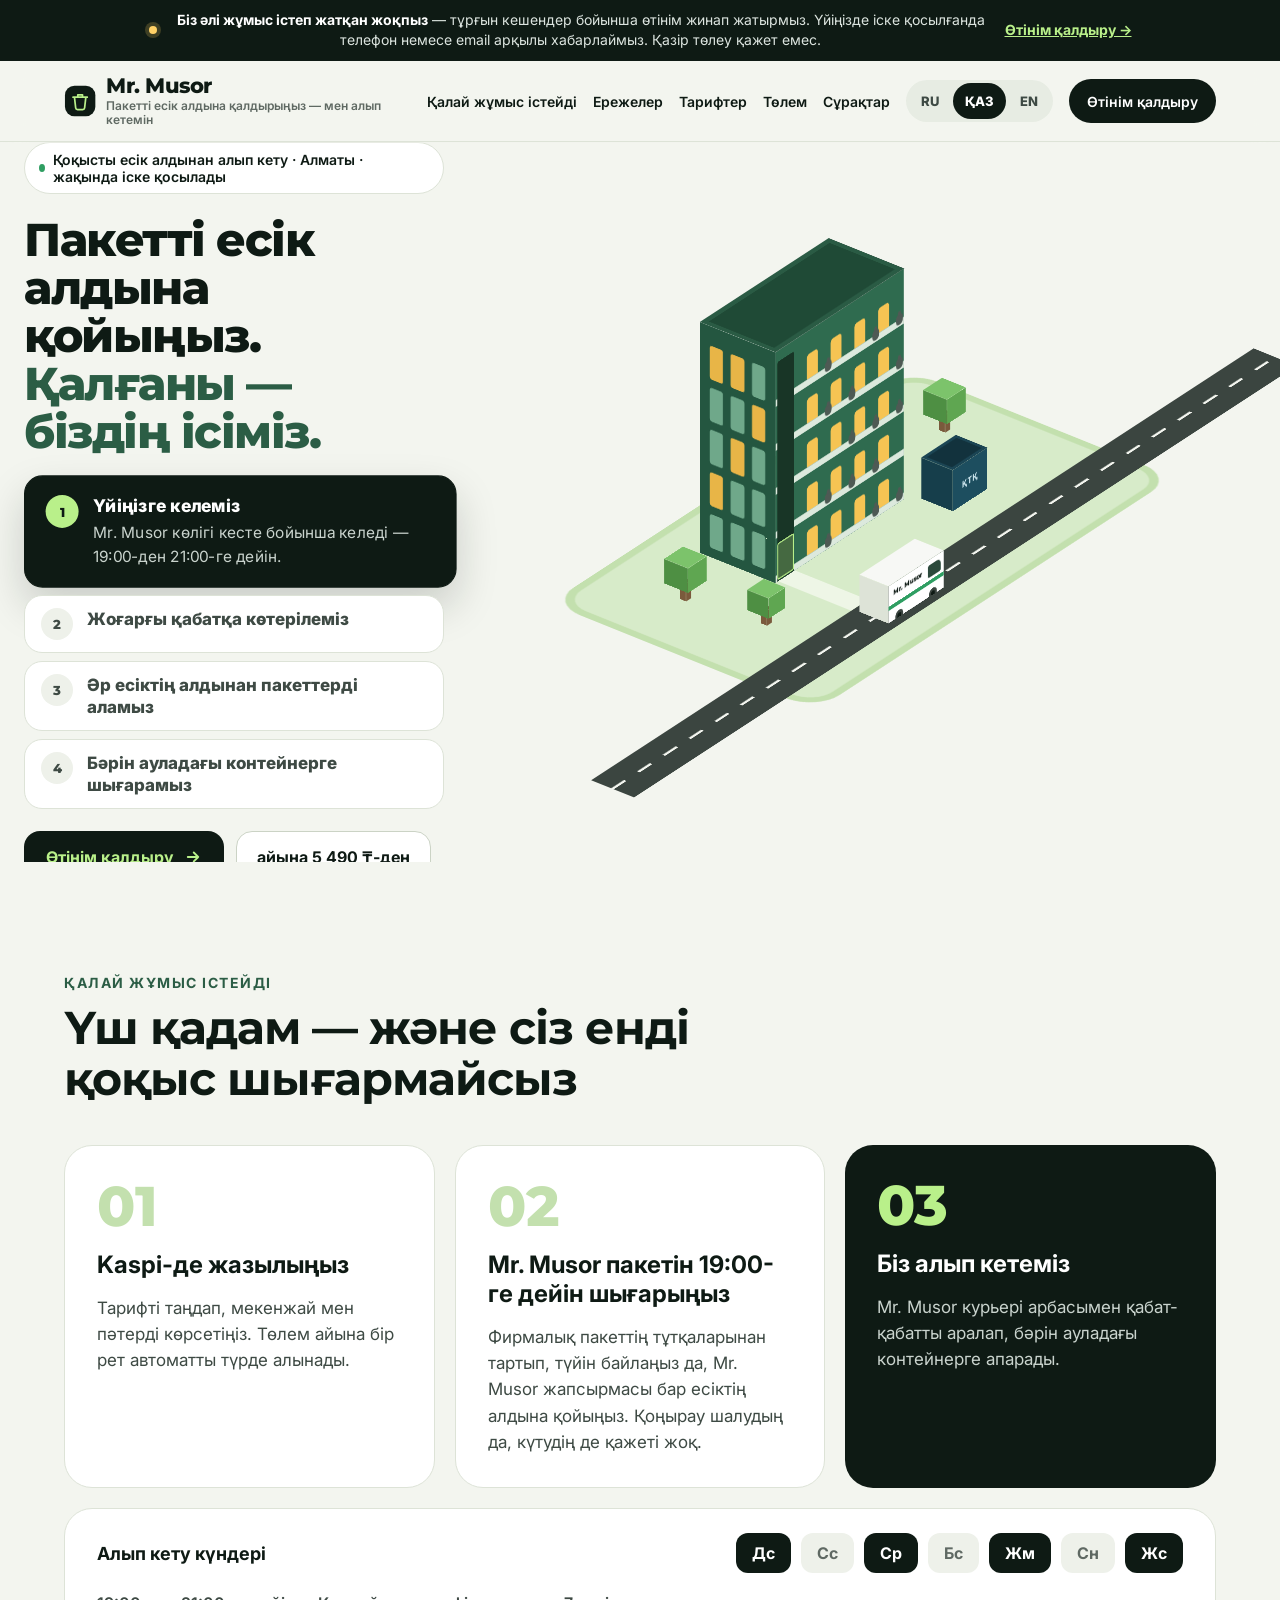
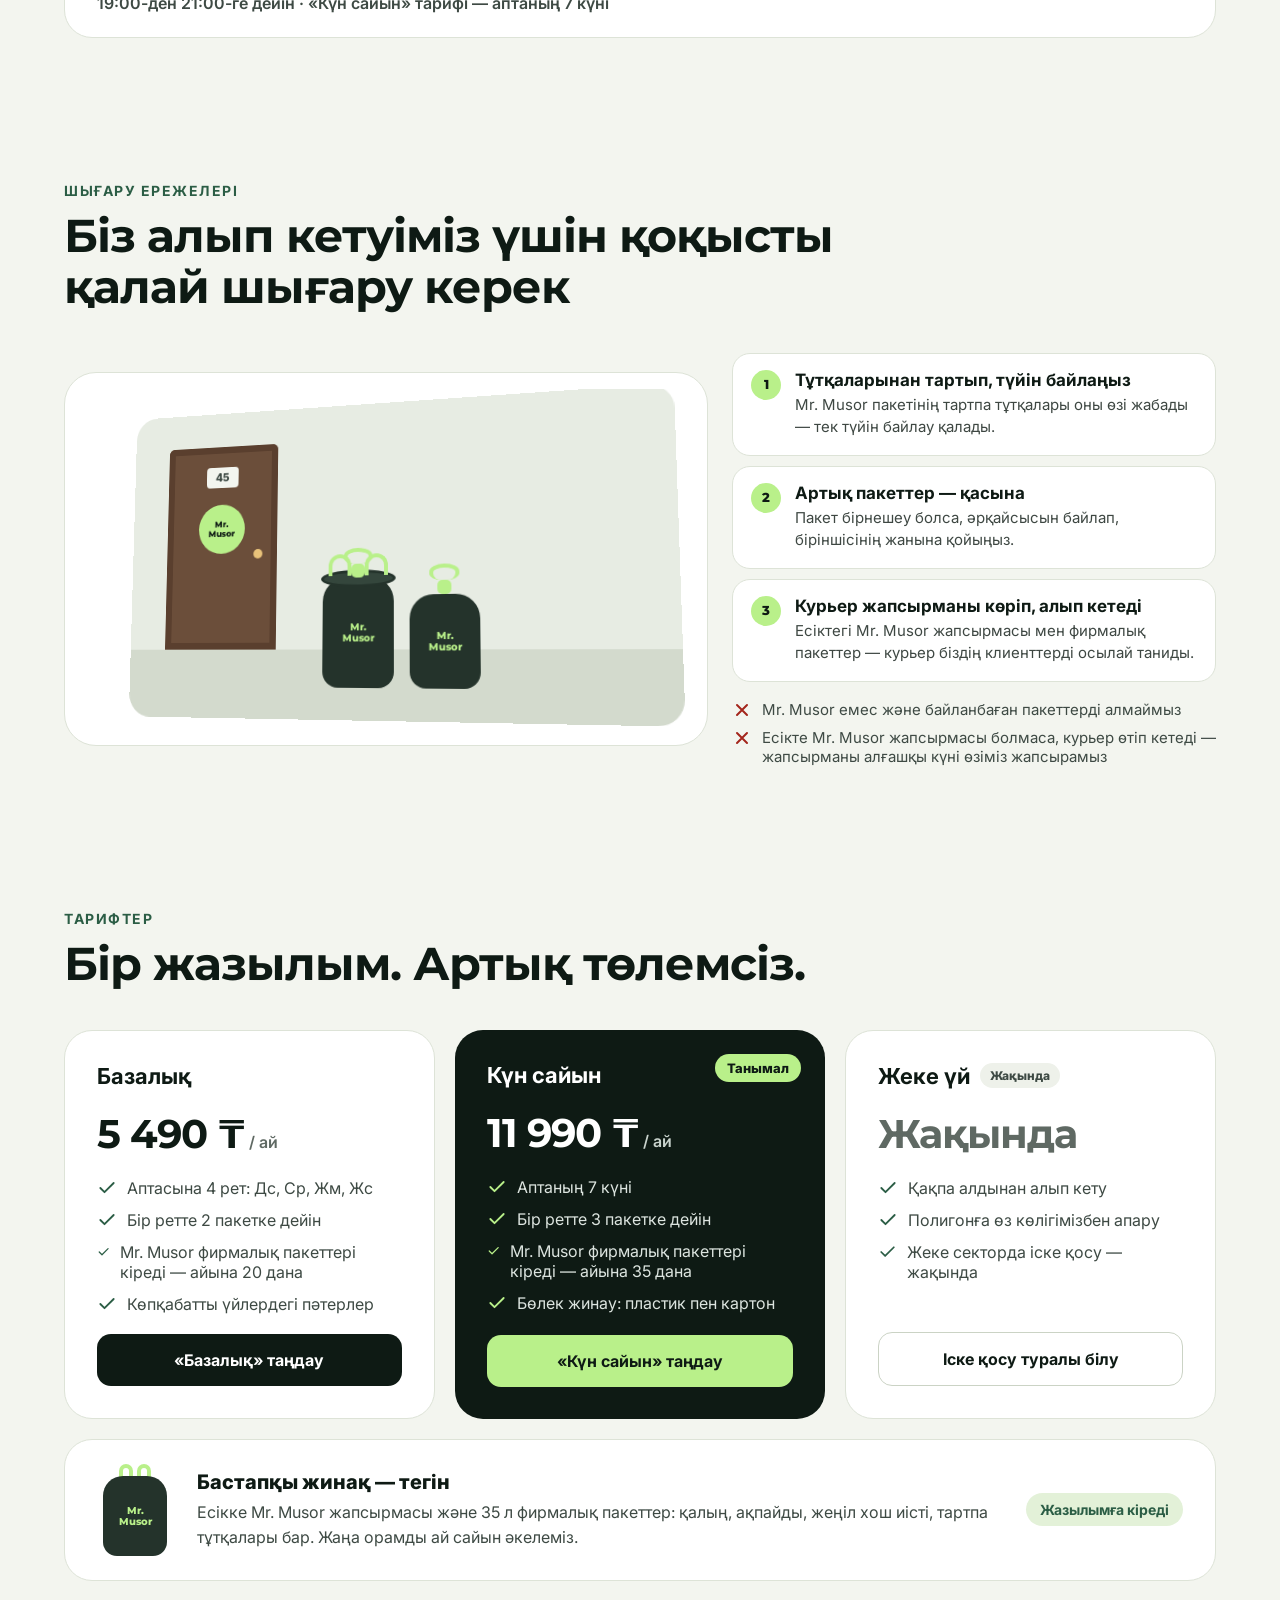
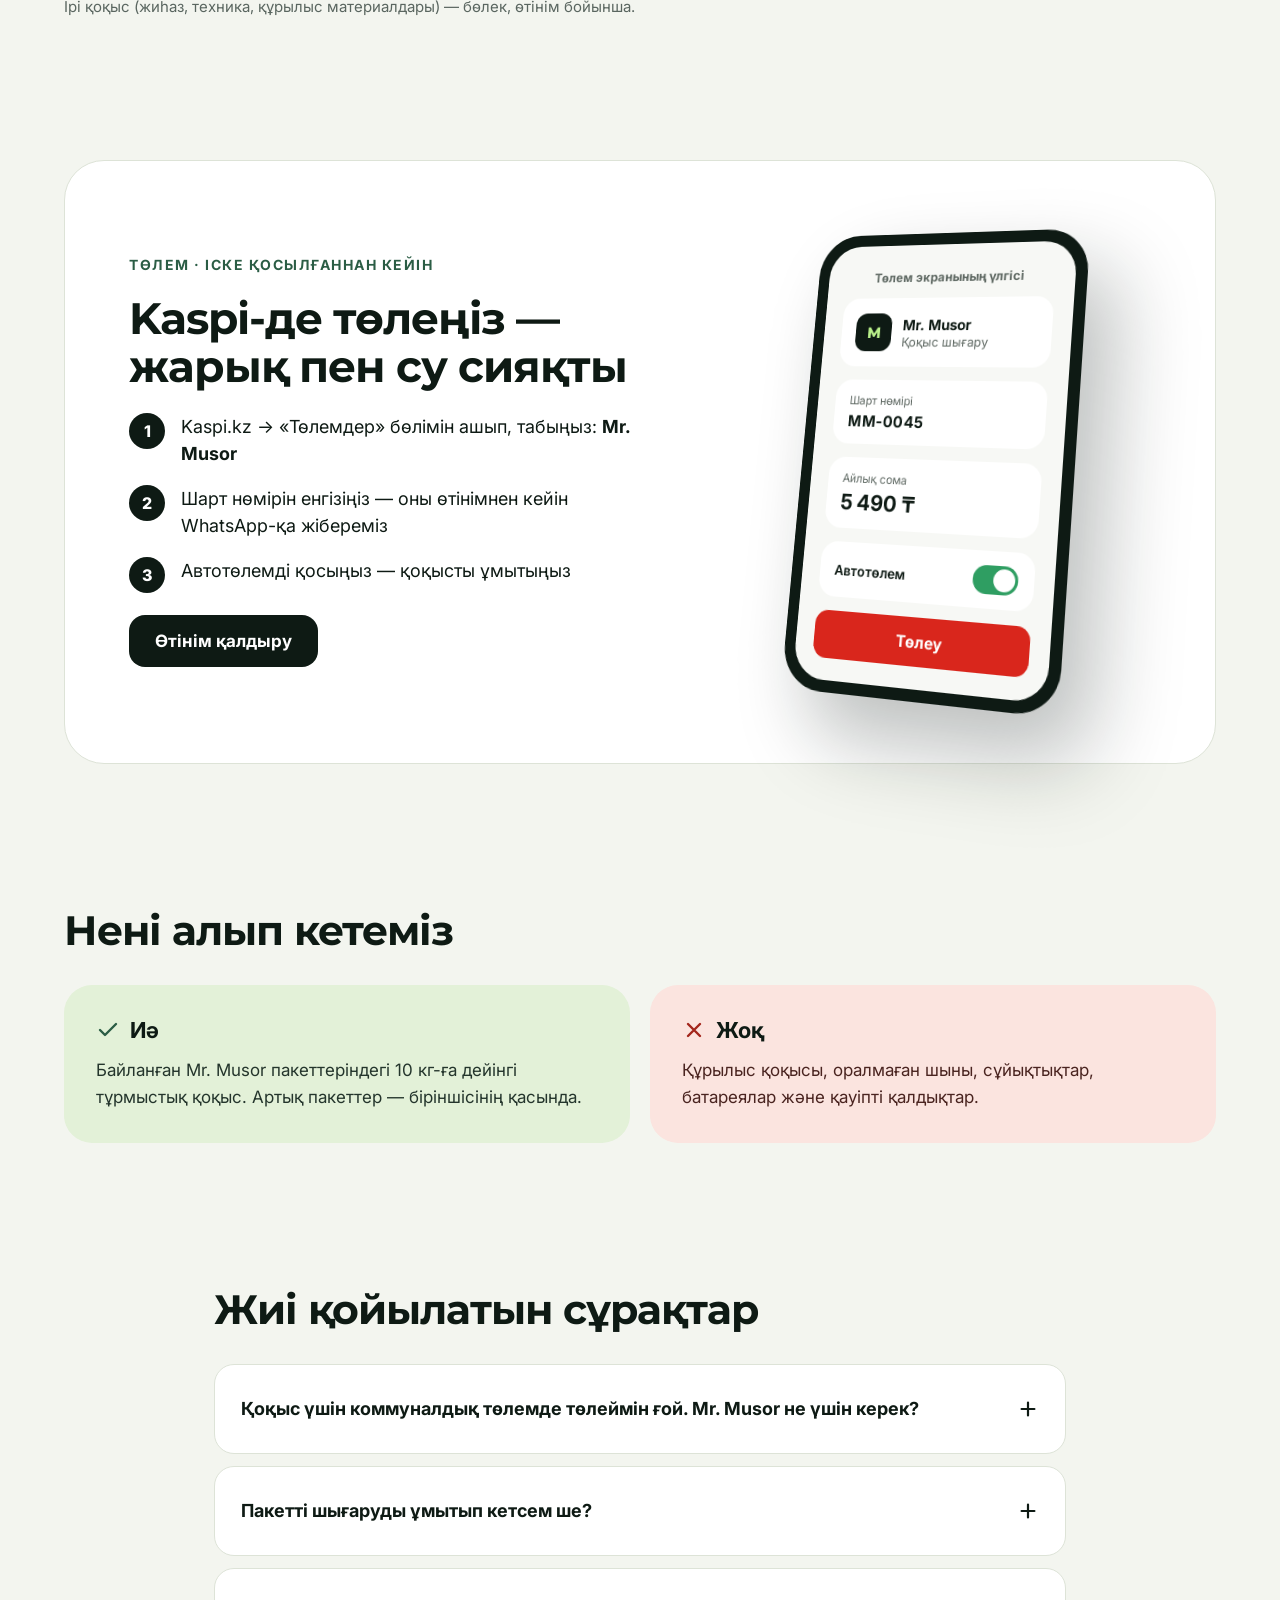
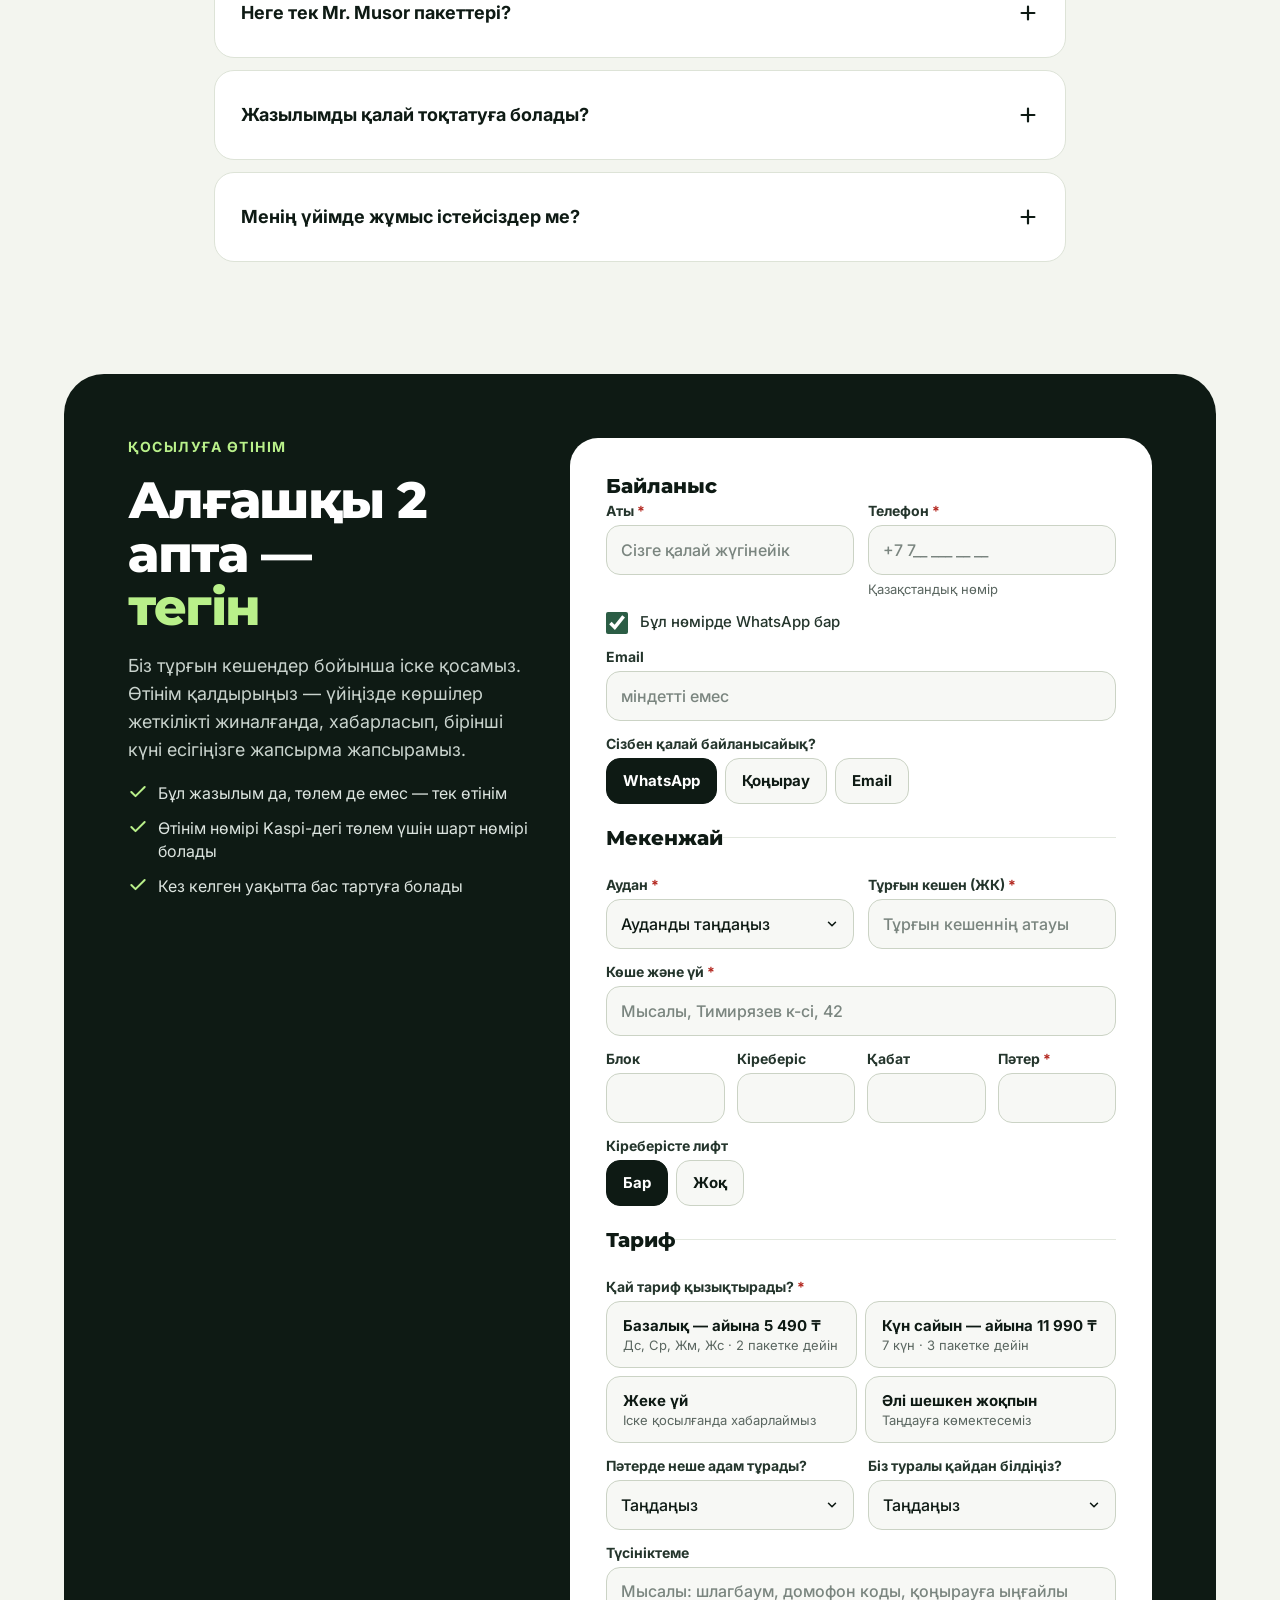
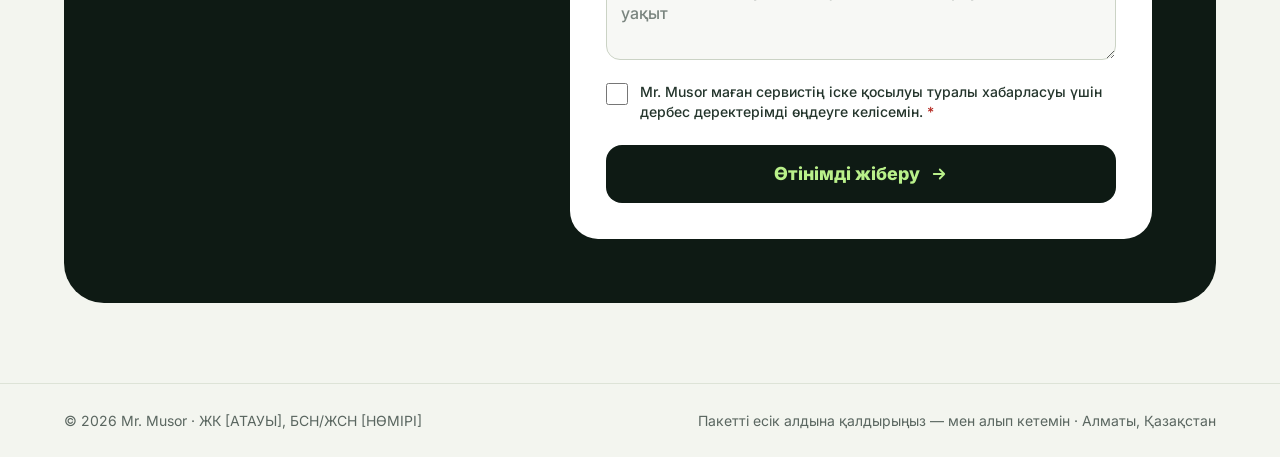
<file: kk.html>
<!doctype html>
<html lang="kk">
<head>
<meta charset="utf-8">
<meta name="viewport" content="width=device-width, initial-scale=1, viewport-fit=cover">
<title>Mr. Musor — қоқысты есік алдынан жазылым арқылы алып кету</title>
<meta name="description" content="Mr. Musor — Алматыда пәтер есігінің алдынан қоқысты жазылым бойынша алып кету. Пакетті есік алдына қалдырыңыз — мен алып кетемін.">
<meta property="og:title" content="Mr. Musor — қоқысты есік алдынан жазылым арқылы алып кету">
<meta property="og:description" content="Mr. Musor — Алматыда пәтер есігінің алдынан қоқысты жазылым бойынша алып кету. Пакетті есік алдына қалдырыңыз — мен алып кетемін.">
<meta property="og:type" content="website">
<meta name="theme-color" content="#0E1A14">
<link rel="canonical" href="https://vladimir888lvs.github.io/mr.musor/kk.html">
<meta property="og:url" content="https://vladimir888lvs.github.io/mr.musor/kk.html">
<meta property="og:image" content="https://vladimir888lvs.github.io/mr.musor/og-image.png">
<meta property="og:image:width" content="1200">
<meta property="og:image:height" content="630">
<meta property="og:site_name" content="Mr. Musor">
<meta name="twitter:card" content="summary_large_image">
<link rel="apple-touch-icon" href="apple-touch-icon.png">
<meta name="format-detection" content="telephone=no">
<link rel="icon" href="favicon.svg" type="image/svg+xml">
<link rel="alternate" hreflang="ru" href="index.html"><link rel="alternate" hreflang="kk" href="kk.html"><link rel="alternate" hreflang="en" href="en.html">
<link rel="preconnect" href="https://fonts.googleapis.com">
<link rel="preconnect" href="https://fonts.gstatic.com" crossorigin>
<link rel="stylesheet" href="https://fonts.googleapis.com/css2?family=Montserrat:wght@500;600;700;800&amp;family=Inter:wght@400;500;600;700;800&amp;display=swap">
<link rel="stylesheet" href="styles.css">
</head>
<body>
<div id="page" style="font-family: Inter, system-ui, sans-serif; color: #0E1A14; background: #F3F5EF; min-height: 100vh">

<a class="skip" href="#apply">Өтінімге өту</a>
<div class="prelaunch" role="note"><span class="pl-dot" aria-hidden="true"></span><p><span class="pl-long"><b>Біз әлі жұмыс істеп жатқан жоқпыз</b> — тұрғын кешендер бойынша өтінім жинап жатырмыз. Үйіңізде іске қосылғанда телефон немесе email арқылы хабарлаймыз. Қазір төлеу қажет емес.</span><span class="pl-short"><b>Жақында іске қосылады</b> — ЖК бойынша өтінім жинаймыз.</span></p><a href="#apply">Өтінім қалдыру →</a></div>
<header style="position: sticky; top: 0; z-index: 20; background: rgba(243,245,239,.9); -webkit-backdrop-filter: blur(12px); backdrop-filter: blur(12px); border-bottom: 1px solid #DDE3D7">
<nav style="max-width: 1200px; margin: 0 auto; padding: 14px 24px; display: flex; flex-wrap: wrap; align-items: center; justify-content: space-between; gap: 12px">
<a href="#top" style="display: flex; align-items: center; gap: 10px; text-decoration: none; color: #0E1A14">
<svg width="34" height="34" viewBox="0 0 34 34" aria-hidden="true"><rect x="1" y="1" width="32" height="32" rx="10" fill="#0E1A14"></rect><path d="M11 13h12l-1.3 11.2a2 2 0 0 1-2 1.8h-5.4a2 2 0 0 1-2-1.8L11 13z M9.5 13h15 M14.5 13v-2.5h5V13" fill="none" stroke="#B9F08A" stroke-width="1.8" stroke-linecap="round" stroke-linejoin="round"></path></svg>
<span style="display: flex; flex-direction: column; gap: 2px"><span style="font-family: Montserrat, sans-serif; font-weight: 800; font-size: 21px; line-height: 1.05; letter-spacing: -0.5px">Mr. Musor</span><span class="brand-sub" style="font-family: Inter, sans-serif; font-weight: 600; font-size: 12px; line-height: 1.2; color: #5F6963">Пакетті есік алдына қалдырыңыз — мен алып кетемін</span></span>
</a>
<div class="nav-links" style="display: flex; flex-wrap: wrap; align-items: center; gap: 22px; font-size: 15px; font-weight: 600">
<a href="#how" style="text-decoration: none">Қалай жұмыс істейді</a>
<a href="#rules" style="text-decoration: none">Ережелер</a>
<a href="#pricing" style="text-decoration: none">Тарифтер</a>
<a href="#kaspi" style="text-decoration: none">Төлем</a>
<a href="#faq" style="text-decoration: none">Сұрақтар</a>
<span class="lang" style="display: inline-flex; gap: 2px; padding: 3px; border-radius: 999px; background: #E7ECE3"><a href="index.html" aria-label="Русский" style="text-decoration: none; padding: 8px 12px; border-radius: 999px; color: #3E4A44; font-size: 13px; font-weight: 800; min-height: 36px; box-sizing: border-box; display: inline-flex; align-items: center">RU</a><a href="kk.html" aria-current="page" aria-label="Қазақша" style="text-decoration: none; padding: 8px 12px; border-radius: 999px; background: #0E1A14; color: #FFFFFF; font-size: 13px; font-weight: 800; min-height: 36px; box-sizing: border-box; display: inline-flex; align-items: center">ҚАЗ</a><a href="en.html" aria-label="English" style="text-decoration: none; padding: 8px 12px; border-radius: 999px; color: #3E4A44; font-size: 13px; font-weight: 800; min-height: 36px; box-sizing: border-box; display: inline-flex; align-items: center">EN</a></span>
<a href="#apply" style="text-decoration: none; background: #0E1A14; color: #FFFFFF; padding: 12px 18px; border-radius: 999px; min-height: 44px; box-sizing: border-box; display: inline-flex; align-items: center">Өтінім қалдыру</a>
</div>
</nav>
</header>

<section id="top" style="position: relative; height: 680px">
<div class="stage" id="heroStage" style="position: relative; height: 640px; padding-top: 20px">

<div class="copy">
<span style="align-self: flex-start; display: inline-flex; align-items: center; gap: 8px; background: #FFFFFF; border: 1px solid #DDE3D7; padding: 8px 14px; border-radius: 999px; font-size: 14px; font-weight: 600"><span style="width: 8px; height: 8px; border-radius: 50%; background: #2F9E62"></span>Қоқысты есік алдынан алып кету · Алматы · жақында іске қосылады</span>
<h1 style="margin: 0; font-family: Montserrat, sans-serif; font-weight: 800; font-size: clamp(34px, 3.6vw, 52px); line-height: 1.04; letter-spacing: -1.5px">Пакетті есік алдына қойыңыз.<br><span style="color: #2B5D45">Қалғаны — біздің ісіміз.</span></h1>

<ol class="steps" aria-label="Бұл қалай жұмыс істейді" style="margin: 0; padding: 0; list-style: none; display: flex; flex-direction: column; gap: 8px">
<li class="step" id="hstep0" style="display: flex; gap: 14px; align-items: flex-start; padding: 12px 16px; border-radius: 18px; background: #FFFFFF; border: 1px solid #DDE3D7; box-shadow: none; transform: scale(1); transform-origin: left center"><span class="hs-num" style="flex: none; width: 32px; height: 32px; border-radius: 50%; background: #EEF1EA; color: #3E4A44; display: flex; align-items: center; justify-content: center; font-family: Montserrat, sans-serif; font-weight: 800; font-size: 13px">1</span><span style="display: flex; flex-direction: column; gap: 4px; min-width: 0"><span class="hs-t" style="font-size: 17px; font-weight: 800; line-height: 1.3; color: #3E4A44">Үйіңізге келеміз</span><span class="stepd hs-d" style="font-size: 15px; line-height: 1.5; color: #C9D3CD" hidden>Mr. Musor көлігі кесте бойынша келеді — 19:00-ден 21:00-ге дейін.</span></span></li>
<li class="step" id="hstep1" style="display: flex; gap: 14px; align-items: flex-start; padding: 12px 16px; border-radius: 18px; background: #FFFFFF; border: 1px solid #DDE3D7; box-shadow: none; transform: scale(1); transform-origin: left center"><span class="hs-num" style="flex: none; width: 32px; height: 32px; border-radius: 50%; background: #EEF1EA; color: #3E4A44; display: flex; align-items: center; justify-content: center; font-family: Montserrat, sans-serif; font-weight: 800; font-size: 13px">2</span><span style="display: flex; flex-direction: column; gap: 4px; min-width: 0"><span class="hs-t" style="font-size: 17px; font-weight: 800; line-height: 1.3; color: #3E4A44">Жоғарғы қабатқа көтерілеміз</span><span class="stepd hs-d" style="font-size: 15px; line-height: 1.5; color: #C9D3CD" hidden>Дөңгелекті арбасы бар курьер лифтпен соңғы қабатқа көтеріледі.</span></span></li>
<li class="step" id="hstep2" style="display: flex; gap: 14px; align-items: flex-start; padding: 12px 16px; border-radius: 18px; background: #FFFFFF; border: 1px solid #DDE3D7; box-shadow: none; transform: scale(1); transform-origin: left center"><span class="hs-num" style="flex: none; width: 32px; height: 32px; border-radius: 50%; background: #EEF1EA; color: #3E4A44; display: flex; align-items: center; justify-content: center; font-family: Montserrat, sans-serif; font-weight: 800; font-size: 13px">3</span><span style="display: flex; flex-direction: column; gap: 4px; min-width: 0"><span class="hs-t" style="font-size: 17px; font-weight: 800; line-height: 1.3; color: #3E4A44">Әр есіктің алдынан пакеттерді аламыз</span><span class="stepd hs-d" style="font-size: 15px; line-height: 1.5; color: #C9D3CD" hidden>Қабат-қабат, жоғарыдан төмен — жазылымы бар барлық пәтерлерден.</span></span></li>
<li class="step" id="hstep3" style="display: flex; gap: 14px; align-items: flex-start; padding: 12px 16px; border-radius: 18px; background: #FFFFFF; border: 1px solid #DDE3D7; box-shadow: none; transform: scale(1); transform-origin: left center"><span class="hs-num" style="flex: none; width: 32px; height: 32px; border-radius: 50%; background: #EEF1EA; color: #3E4A44; display: flex; align-items: center; justify-content: center; font-family: Montserrat, sans-serif; font-weight: 800; font-size: 13px">4</span><span style="display: flex; flex-direction: column; gap: 4px; min-width: 0"><span class="hs-t" style="font-size: 17px; font-weight: 800; line-height: 1.3; color: #3E4A44">Бәрін ауладағы контейнерге шығарамыз</span><span class="stepd hs-d" style="font-size: 15px; line-height: 1.5; color: #C9D3CD" hidden>Төменде курьер пакеттерді ортақ контейнерге салады. Кіреберіс таза.</span></span></li>
</ol>

<div style="display: flex; flex-wrap: wrap; gap: 12px">
<a href="#apply" style="text-decoration: none; background: #0E1A14; color: #B9F08A; font-weight: 700; font-size: 16px; padding: 15px 22px; border-radius: 16px; display: inline-flex; align-items: center; gap: 10px; min-height: 50px; box-sizing: border-box">Өтінім қалдыру
<svg width="18" height="18" viewBox="0 0 24 24" fill="none" stroke="currentColor" stroke-width="2.4" stroke-linecap="round" stroke-linejoin="round" aria-hidden="true"><path d="M5 12h14M13 6l6 6-6 6"></path></svg></a>
<a href="#pricing" style="text-decoration: none; background: #FFFFFF; border: 1px solid #CBD3C5; color: #0E1A14; font-weight: 700; font-size: 16px; padding: 15px 20px; border-radius: 16px; display: inline-flex; align-items: center; min-height: 50px; box-sizing: border-box">айына 5 490 ₸-ден</a>
</div>
</div>

<div class="scenebox" role="img" aria-label="Көлемді анимация: Mr. Musor көлігі үйге келеді, курьер арбамен қабат-қабат есік алдынан пакеттерді жинап, ауладағы контейнерге тастайды">
<div class="zoom">
<div class="iso" id="iso" style="transform: rotateX(60deg) rotateZ(-54deg)">
<div class="plate"></div>
<div class="road"></div>
<div class="walk"></div>

<div class="cub trunk" style="left: 96px; top: 110px; width: 10px; height: 10px; --h: 26px"><div class="f-top"></div><div class="f-left"></div><div class="f-front"></div></div>
<div class="cub crown" style="left: 82px; top: 96px; width: 38px; height: 38px; --h: 36px; transform: translateZ(24px)"><div class="f-top"></div><div class="f-left"></div><div class="f-front"></div></div>
<div class="cub trunk" style="left: 112px; top: 226px; width: 10px; height: 10px; --h: 22px"><div class="f-top"></div><div class="f-left"></div><div class="f-front"></div></div>
<div class="cub crown" style="left: 100px; top: 214px; width: 34px; height: 34px; --h: 30px; transform: translateZ(20px)"><div class="f-top"></div><div class="f-left"></div><div class="f-front"></div></div>
<div class="cub trunk" style="left: 620px; top: 110px; width: 10px; height: 10px; --h: 26px"><div class="f-top"></div><div class="f-left"></div><div class="f-front"></div></div>
<div class="cub crown" style="left: 606px; top: 96px; width: 38px; height: 38px; --h: 36px; transform: translateZ(24px)"><div class="f-top"></div><div class="f-left"></div><div class="f-front"></div></div>

<div class="cub bld" style="left: 200px; top: 60px; width: 260px; height: 120px; --h: 336px">
<div class="f-top"></div>
<div class="f-left">
<span style="background: #6FA88A"></span><span style="background: #E8B547"></span><span style="background: #6FA88A"></span><span style="background: #6FA88A"></span><span style="background: #E8B547"></span><span style="background: #6FA88A"></span><span style="background: #6FA88A"></span><span style="background: #E8B547"></span><span style="background: #6FA88A"></span><span style="background: #E8B547"></span><span style="background: #6FA88A"></span><span style="background: #6FA88A"></span><span style="background: #6FA88A"></span><span style="background: #E8B547"></span><span style="background: #6FA88A"></span>
</div>
<div class="f-front">
<div class="band" style="top: 16px"><div class="door" style="left: 64px"></div><div class="door" style="left: 112px"></div><div class="door" style="left: 160px"></div><div class="door" style="left: 208px"></div><div class="ledge"></div></div>
<div class="band" style="top: 80px"><div class="door" style="left: 64px"></div><div class="door" style="left: 112px"></div><div class="door" style="left: 160px"></div><div class="door" style="left: 208px"></div><div class="ledge"></div></div>
<div class="band" style="top: 144px"><div class="door" style="left: 64px"></div><div class="door" style="left: 112px"></div><div class="door" style="left: 160px"></div><div class="door" style="left: 208px"></div><div class="ledge"></div></div>
<div class="band" style="top: 208px"><div class="door" style="left: 64px"></div><div class="door" style="left: 112px"></div><div class="door" style="left: 160px"></div><div class="door" style="left: 208px"></div><div class="ledge"></div></div>
<div class="band" style="top: 272px"><div class="door" style="left: 64px"></div><div class="door" style="left: 112px"></div><div class="door" style="left: 160px"></div><div class="door" style="left: 208px"></div><div class="ledge"></div></div>

<div class="shaft"></div>
<div class="cabin" id="cabin" style="top: 280px"></div>
<div class="bag" id="bag0" style="left: 90px; top: 54px; opacity: 1"></div><div class="bag" id="bag1" style="left: 186px; top: 54px; opacity: 1"></div><div class="bag" id="bag2" style="left: 234px; top: 54px; opacity: 1"></div><div class="bag" id="bag3" style="left: 90px; top: 118px; opacity: 1"></div><div class="bag" id="bag4" style="left: 138px; top: 118px; opacity: 1"></div><div class="bag" id="bag5" style="left: 234px; top: 118px; opacity: 1"></div><div class="bag" id="bag6" style="left: 138px; top: 182px; opacity: 1"></div><div class="bag" id="bag7" style="left: 186px; top: 182px; opacity: 1"></div><div class="bag" id="bag8" style="left: 234px; top: 182px; opacity: 1"></div><div class="bag" id="bag9" style="left: 90px; top: 246px; opacity: 1"></div><div class="bag" id="bag10" style="left: 138px; top: 246px; opacity: 1"></div><div class="bag" id="bag11" style="left: 186px; top: 246px; opacity: 1"></div><div class="bag" id="bag12" style="left: 90px; top: 310px; opacity: 1"></div><div class="bag" id="bag13" style="left: 186px; top: 310px; opacity: 1"></div><div class="bag" id="bag14" style="left: 234px; top: 310px; opacity: 1"></div>
<div class="worker" id="worker" style="left: 20px; top: 286px; opacity: 0">
<span style="position: absolute; left: 2px; top: 0; width: 11px; height: 11px; border-radius: 50%; background: #E8B48A"></span>
<span style="position: absolute; left: 0; top: 11px; width: 15px; height: 20px; border-radius: 5px 5px 2px 2px; background: #0E1A14; box-shadow: inset 0 -5px 0 #B9F08A"></span>
<span style="position: absolute; left: 2px; top: 31px; width: 4px; height: 9px; background: #0E1A14"></span>
<span style="position: absolute; left: 9px; top: 31px; width: 4px; height: 9px; background: #0E1A14"></span>
<span style="position: absolute; left: 13px; top: 16px; width: 6px; height: 3px; background: #0E1A14"></span>
<span style="position: absolute; left: 18px; top: 13px; width: 30px; height: 20px; border-radius: 4px; background: #2F9E62"></span>
<span style="position: absolute; left: 20px; top: 33px; width: 7px; height: 7px; border-radius: 50%; background: #0E1A14"></span>
<span style="position: absolute; left: 39px; top: 33px; width: 7px; height: 7px; border-radius: 50%; background: #0E1A14"></span>
<span style="position: absolute; left: 22px; top: -14px; min-width: 22px; padding: 2px 6px; border-radius: 999px; background: #FFFFFF; font: 800 11px/14px Inter, sans-serif; text-align: center; color: #0E1A14; box-sizing: border-box" id="cartN">0</span>
</div>
<div class="bag" id="fly0" style="left: 0px; top: 0px; opacity: 0"></div><div class="bag" id="fly1" style="left: 0px; top: 0px; opacity: 0"></div><div class="bag" id="fly2" style="left: 0px; top: 0px; opacity: 0"></div>
</div>
</div>

<div class="cub cont" style="left: 475px; top: 196px; width: 70px; height: 50px; --h: 60px">
<div class="f-top"></div><div class="f-left"></div><div class="f-front">ҚТҚ</div>
</div>

<div class="cub van" id="van" style="left: -280px; top: 306px; width: 112px; height: 46px; --h: 54px">
<div class="f-top"></div>
<div class="f-left"></div>
<div class="f-front">
<span style="position: absolute; right: 6px; top: 8px; width: 26px; height: 18px; border-radius: 3px 8px 3px 3px; background: #2C4A3C"></span>
<span style="position: absolute; left: 0; right: 0; top: 30px; height: 6px; background: #2F9E62"></span>
<span style="position: absolute; left: 10px; top: 9px; font: 800 11px/1 Montserrat, sans-serif; color: #0E1A14">Mr. Musor</span>
<span style="position: absolute; left: 14px; bottom: -6px; width: 16px; height: 16px; border-radius: 50%; background: #0E1A14; box-shadow: inset 0 0 0 4px #3B4540"></span>
<span style="position: absolute; right: 14px; bottom: -6px; width: 16px; height: 16px; border-radius: 50%; background: #0E1A14; box-shadow: inset 0 0 0 4px #3B4540"></span>
</div>
</div>
</div>
</div>

<div style="position: absolute; right: 8px; top: 20px">
<span class="chip" id="doneChip" style="opacity: 0; background: #0E1A14; color: #B9F08A; transition: opacity .4s ease">Дайын — кіреберіс таза</span>
</div>
</div>

</div>
</section>

<section id="how" style="max-width: 1200px; margin: 0 auto; padding: 72px 24px">
<p style="margin: 0 0 12px; font-weight: 700; font-size: 14px; letter-spacing: 1.5px; text-transform: uppercase; color: #2B5D45">Қалай жұмыс істейді</p>
<h2 style="margin: 0 0 40px; font-family: Montserrat, sans-serif; font-weight: 700; font-size: clamp(30px, 3.6vw, 48px); line-height: 1.1; letter-spacing: -1px; max-width: 760px">Үш қадам — және сіз енді қоқыс шығармайсыз</h2>
<div style="display: grid; grid-template-columns: repeat(auto-fit, minmax(260px, 1fr)); gap: 20px">
<div class="tilt" style="background: #FFFFFF; border: 1px solid #DDE3D7; border-radius: 28px; padding: 32px; display: flex; flex-direction: column; gap: 16px">
<span style="font-family: Montserrat, sans-serif; font-weight: 800; font-size: 56px; line-height: 1; color: #C3E0AE">01</span>
<h3 style="margin: 0; font-size: 24px; font-weight: 700">Kaspi-де жазылыңыз</h3>
<p style="margin: 0; font-size: 17px; line-height: 1.55; color: #3E4A44">Тарифті таңдап, мекенжай мен пәтерді көрсетіңіз. Төлем айына бір рет автоматты түрде алынады.</p>
</div>
<div class="tilt" style="background: #FFFFFF; border: 1px solid #DDE3D7; border-radius: 28px; padding: 32px; display: flex; flex-direction: column; gap: 16px">
<span style="font-family: Montserrat, sans-serif; font-weight: 800; font-size: 56px; line-height: 1; color: #C3E0AE">02</span>
<h3 style="margin: 0; font-size: 24px; font-weight: 700">Mr. Musor пакетін 19:00-ге дейін шығарыңыз</h3>
<p style="margin: 0; font-size: 17px; line-height: 1.55; color: #3E4A44">Фирмалық пакеттің тұтқаларынан тартып, түйін байлаңыз да, Mr. Musor жапсырмасы бар есіктің алдына қойыңыз. Қоңырау шалудың да, күтудің де қажеті жоқ.</p>
</div>
<div class="tilt" style="background: #0E1A14; color: #FFFFFF; border-radius: 28px; padding: 32px; display: flex; flex-direction: column; gap: 16px">
<span style="font-family: Montserrat, sans-serif; font-weight: 800; font-size: 56px; line-height: 1; color: #B9F08A">03</span>
<h3 style="margin: 0; font-size: 24px; font-weight: 700">Біз алып кетеміз</h3>
<p style="margin: 0; font-size: 17px; line-height: 1.55; color: #C9D3CD">Mr. Musor курьері арбасымен қабат-қабатты аралап, бәрін ауладағы контейнерге апарады.</p>
</div>
</div>

<div style="margin-top: 20px; background: #FFFFFF; border: 1px solid #DDE3D7; border-radius: 28px; padding: 24px 32px; display: flex; flex-wrap: wrap; align-items: center; justify-content: space-between; gap: 20px">
<p style="margin: 0; font-weight: 700; font-size: 18px">Алып кету күндері</p>
<div style="display: flex; flex-wrap: wrap; gap: 10px">
<span style="padding: 10px 16px; border-radius: 12px; background: #0E1A14; color: #FFFFFF; font-weight: 700">Дс</span>
<span style="padding: 10px 16px; border-radius: 12px; background: #EEF1EA; color: #5F6963; font-weight: 700">Сс</span>
<span style="padding: 10px 16px; border-radius: 12px; background: #0E1A14; color: #FFFFFF; font-weight: 700">Ср</span>
<span style="padding: 10px 16px; border-radius: 12px; background: #EEF1EA; color: #5F6963; font-weight: 700">Бс</span>
<span style="padding: 10px 16px; border-radius: 12px; background: #0E1A14; color: #FFFFFF; font-weight: 700">Жм</span>
<span style="padding: 10px 16px; border-radius: 12px; background: #EEF1EA; color: #5F6963; font-weight: 700">Сн</span>
<span style="padding: 10px 16px; border-radius: 12px; background: #0E1A14; color: #FFFFFF; font-weight: 700">Жс</span>
</div>
<p style="margin: 0; font-size: 16px; color: #3E4A44; font-weight: 600">19:00-ден 21:00-ге дейін · «Күн сайын» тарифі — аптаның 7 күні</p>
</div>
</section>

<section id="rules" style="max-width: 1200px; margin: 0 auto; padding: 72px 24px">
<p style="margin: 0 0 12px; font-weight: 700; font-size: 14px; letter-spacing: 1.5px; text-transform: uppercase; color: #2B5D45">Шығару ережелері</p>
<h2 style="margin: 0 0 40px; font-family: Montserrat, sans-serif; font-weight: 700; font-size: clamp(30px, 3.6vw, 48px); line-height: 1.1; letter-spacing: -1px; max-width: 820px">Біз алып кетуіміз үшін қоқысты қалай шығару керек</h2>
<div style="display: flex; flex-wrap: wrap; gap: 24px; align-items: center">
<div style="flex: 1 1 520px; min-width: 0; background: #FFFFFF; border: 1px solid #DDE3D7; border-radius: 32px; padding: 16px">
<div class="rb-scene" role="img" aria-label="Анимация: Mr. Musor жапсырмасы бар есік алдында Mr. Musor пакетін тұтқасынан тартып, түйін байлайды, екінші пакетті қасына қояды, курьер екеуін де алып кетеді">
<div class="rb-world">
<div class="rb-wall"></div>
<div class="rb-floor"></div>
<div class="rb-door"><span class="rb-num">45</span><span class="rb-sticker">Mr.<br>Musor</span></div>
<div class="rb-bag rb-bag1"><span class="rb-neck"></span><span class="rb-h rb-h1"></span><span class="rb-h rb-h2"></span><span class="rb-tied"></span><span class="rb-logo">Mr.<br>Musor</span></div>
<div class="rb-bag rb-bag2"><span class="rb-tied"></span><span class="rb-logo">Mr.<br>Musor</span></div>
<div class="rb-cart">
<span style="position: absolute; left: 0; top: 0; width: 84px; height: 66px; border-radius: 8px; background: #2F9E62"></span>
<span style="position: absolute; left: 80px; top: -26px; width: 6px; height: 34px; border-radius: 3px; background: #0E1A14"></span>
<span style="position: absolute; left: 8px; top: 70px; width: 22px; height: 22px; border-radius: 50%; background: #0E1A14; box-shadow: inset 0 0 0 6px #3B4540"></span>
<span style="position: absolute; left: 56px; top: 70px; width: 22px; height: 22px; border-radius: 50%; background: #0E1A14; box-shadow: inset 0 0 0 6px #3B4540"></span>
<span style="position: absolute; left: 8px; top: 26px; font: 800 11px/1 Montserrat, sans-serif; color: #0E1A14">Mr. Musor</span>
</div>
<span class="rb-done chip" style="background: #0E1A14; color: #B9F08A">Алынды · Mr. Musor жапсырмасы бар есік</span>
</div>
</div>
</div>

<div style="flex: 1 1 360px; min-width: 0; display: flex; flex-direction: column; gap: 10px">
<div class="rb-step rb-s1"><span style="flex: none; width: 30px; height: 30px; border-radius: 50%; background: #B9F08A; color: #0E1A14; display: flex; align-items: center; justify-content: center; font: 800 13px/1 Montserrat, sans-serif">1</span><div><b style="font-size: 17px">Тұтқаларынан тартып, түйін байлаңыз</b><p>Mr. Musor пакетінің тартпа тұтқалары оны өзі жабады — тек түйін байлау қалады.</p></div></div>
<div class="rb-step rb-s2"><span style="flex: none; width: 30px; height: 30px; border-radius: 50%; background: #B9F08A; color: #0E1A14; display: flex; align-items: center; justify-content: center; font: 800 13px/1 Montserrat, sans-serif">2</span><div><b style="font-size: 17px">Артық пакеттер — қасына</b><p>Пакет бірнешеу болса, әрқайсысын байлап, біріншісінің жанына қойыңыз.</p></div></div>
<div class="rb-step rb-s3"><span style="flex: none; width: 30px; height: 30px; border-radius: 50%; background: #B9F08A; color: #0E1A14; display: flex; align-items: center; justify-content: center; font: 800 13px/1 Montserrat, sans-serif">3</span><div><b style="font-size: 17px">Курьер жапсырманы көріп, алып кетеді</b><p>Есіктегі Mr. Musor жапсырмасы мен фирмалық пакеттер — курьер біздің клиенттерді осылай таниды.</p></div></div>
<ul style="margin: 8px 0 0; padding: 0; list-style: none; display: flex; flex-direction: column; gap: 8px; font-size: 15px; color: #3E4A44">
<li style="display: flex; gap: 10px; align-items: flex-start"><svg width="20" height="20" viewBox="0 0 24 24" fill="none" stroke="#A3261C" stroke-width="2.4" stroke-linecap="round" stroke-linejoin="round" aria-hidden="true" style="flex: none"><path d="M18 6 6 18M6 6l12 12"></path></svg>Mr. Musor емес және байланбаған пакеттерді алмаймыз</li>
<li style="display: flex; gap: 10px; align-items: flex-start"><svg width="20" height="20" viewBox="0 0 24 24" fill="none" stroke="#A3261C" stroke-width="2.4" stroke-linecap="round" stroke-linejoin="round" aria-hidden="true" style="flex: none"><path d="M18 6 6 18M6 6l12 12"></path></svg>Есікте Mr. Musor жапсырмасы болмаса, курьер өтіп кетеді — жапсырманы алғашқы күні өзіміз жапсырамыз</li>
</ul>
</div>
</div>
</section>

<section id="pricing" style="max-width: 1200px; margin: 0 auto; padding: 72px 24px">
<p style="margin: 0 0 12px; font-weight: 700; font-size: 14px; letter-spacing: 1.5px; text-transform: uppercase; color: #2B5D45">Тарифтер</p>
<h2 style="margin: 0 0 40px; font-family: Montserrat, sans-serif; font-weight: 700; font-size: clamp(30px, 3.6vw, 48px); line-height: 1.1; letter-spacing: -1px">Бір жазылым. Артық төлемсіз.</h2>
<div style="display: grid; grid-template-columns: repeat(auto-fit, minmax(280px, 1fr)); gap: 20px; align-items: stretch">

<div class="tilt" style="background: #FFFFFF; border: 1px solid #DDE3D7; border-radius: 28px; padding: 32px; display: flex; flex-direction: column; gap: 20px">
<h3 style="margin: 0; font-size: 22px; font-weight: 700">Базалық</h3>
<p style="margin: 0; font-family: Montserrat, sans-serif; font-weight: 700; font-size: 40px; letter-spacing: -1px">5 490 ₸<span style="font-family: Inter, sans-serif; font-size: 16px; font-weight: 600; color: #5F6963; letter-spacing: 0"> / ай</span></p>
<ul style="margin: 0; padding: 0; list-style: none; display: flex; flex-direction: column; gap: 12px; font-size: 16px; color: #3E4A44">
<li style="display: flex; gap: 10px"><svg width="20" height="20" viewBox="0 0 24 24" fill="none" stroke="#2B5D45" stroke-width="2.2" stroke-linecap="round" stroke-linejoin="round" aria-hidden="true"><path d="M20 6 9 17l-5-5"></path></svg>Аптасына 4 рет: Дс, Ср, Жм, Жс</li>
<li style="display: flex; gap: 10px"><svg width="20" height="20" viewBox="0 0 24 24" fill="none" stroke="#2B5D45" stroke-width="2.2" stroke-linecap="round" stroke-linejoin="round" aria-hidden="true"><path d="M20 6 9 17l-5-5"></path></svg>Бір ретте 2 пакетке дейін</li>
<li style="display: flex; gap: 10px"><svg width="20" height="20" viewBox="0 0 24 24" fill="none" stroke="#2B5D45" stroke-width="2.2" stroke-linecap="round" stroke-linejoin="round" aria-hidden="true"><path d="M20 6 9 17l-5-5"></path></svg>Mr. Musor фирмалық пакеттері кіреді — айына 20 дана</li>
<li style="display: flex; gap: 10px"><svg width="20" height="20" viewBox="0 0 24 24" fill="none" stroke="#2B5D45" stroke-width="2.2" stroke-linecap="round" stroke-linejoin="round" aria-hidden="true"><path d="M20 6 9 17l-5-5"></path></svg>Көпқабатты үйлердегі пәтерлер</li>
</ul>
<a href="#apply" data-plan="basic" style="margin-top: auto; text-decoration: none; text-align: center; background: #0E1A14; color: #FFFFFF; font-weight: 700; padding: 16px; border-radius: 14px; min-height: 52px; box-sizing: border-box">«Базалық» таңдау</a>
</div>

<div class="tilt" style="background: #0E1A14; color: #FFFFFF; border-radius: 28px; padding: 32px; display: flex; flex-direction: column; gap: 20px; position: relative">
<span style="position: absolute; top: 24px; right: 24px; background: #B9F08A; color: #0E1A14; font-weight: 800; font-size: 13px; padding: 6px 12px; border-radius: 999px">Танымал</span>
<h3 style="margin: 0; font-size: 22px; font-weight: 700">Күн сайын</h3>
<p style="margin: 0; font-family: Montserrat, sans-serif; font-weight: 700; font-size: 40px; letter-spacing: -1px">11 990 ₸<span style="font-family: Inter, sans-serif; font-size: 16px; font-weight: 600; color: #C9D3CD; letter-spacing: 0"> / ай</span></p>
<ul style="margin: 0; padding: 0; list-style: none; display: flex; flex-direction: column; gap: 12px; font-size: 16px; color: #DCE4DF">
<li style="display: flex; gap: 10px"><svg width="20" height="20" viewBox="0 0 24 24" fill="none" stroke="#B9F08A" stroke-width="2.2" stroke-linecap="round" stroke-linejoin="round" aria-hidden="true"><path d="M20 6 9 17l-5-5"></path></svg>Аптаның 7 күні</li>
<li style="display: flex; gap: 10px"><svg width="20" height="20" viewBox="0 0 24 24" fill="none" stroke="#B9F08A" stroke-width="2.2" stroke-linecap="round" stroke-linejoin="round" aria-hidden="true"><path d="M20 6 9 17l-5-5"></path></svg>Бір ретте 3 пакетке дейін</li>
<li style="display: flex; gap: 10px"><svg width="20" height="20" viewBox="0 0 24 24" fill="none" stroke="#B9F08A" stroke-width="2.2" stroke-linecap="round" stroke-linejoin="round" aria-hidden="true"><path d="M20 6 9 17l-5-5"></path></svg>Mr. Musor фирмалық пакеттері кіреді — айына 35 дана</li>
<li style="display: flex; gap: 10px"><svg width="20" height="20" viewBox="0 0 24 24" fill="none" stroke="#B9F08A" stroke-width="2.2" stroke-linecap="round" stroke-linejoin="round" aria-hidden="true"><path d="M20 6 9 17l-5-5"></path></svg>Бөлек жинау: пластик пен картон</li>
</ul>
<a href="#apply" data-plan="daily" style="margin-top: auto; text-decoration: none; text-align: center; background: #B9F08A; color: #0E1A14; font-weight: 700; padding: 16px; border-radius: 14px; min-height: 52px; box-sizing: border-box">«Күн сайын» таңдау</a>
</div>

<div class="tilt" style="background: #FFFFFF; border: 1px solid #DDE3D7; border-radius: 28px; padding: 32px; display: flex; flex-direction: column; gap: 20px">
<h3 style="margin: 0; font-size: 22px; font-weight: 700; display: flex; align-items: center; gap: 10px">Жеке үй<span style="font-size: 12px; font-weight: 800; background: #EEF1EA; color: #3E4A44; padding: 5px 10px; border-radius: 999px">Жақында</span></h3>
<p style="margin: 0; font-family: Montserrat, sans-serif; font-weight: 700; font-size: 40px; letter-spacing: -1px; color: #5F6963">Жақында</p>
<ul style="margin: 0; padding: 0; list-style: none; display: flex; flex-direction: column; gap: 12px; font-size: 16px; color: #3E4A44">
<li style="display: flex; gap: 10px"><svg width="20" height="20" viewBox="0 0 24 24" fill="none" stroke="#2B5D45" stroke-width="2.2" stroke-linecap="round" stroke-linejoin="round" aria-hidden="true"><path d="M20 6 9 17l-5-5"></path></svg>Қақпа алдынан алып кету</li>
<li style="display: flex; gap: 10px"><svg width="20" height="20" viewBox="0 0 24 24" fill="none" stroke="#2B5D45" stroke-width="2.2" stroke-linecap="round" stroke-linejoin="round" aria-hidden="true"><path d="M20 6 9 17l-5-5"></path></svg>Полигонға өз көлігімізбен апару</li>
<li style="display: flex; gap: 10px"><svg width="20" height="20" viewBox="0 0 24 24" fill="none" stroke="#2B5D45" stroke-width="2.2" stroke-linecap="round" stroke-linejoin="round" aria-hidden="true"><path d="M20 6 9 17l-5-5"></path></svg>Жеке секторда іске қосу — жақында</li>
</ul>
<a href="#apply" data-plan="house" style="margin-top: auto; text-decoration: none; text-align: center; background: #FFFFFF; border: 1px solid #CBD3C5; color: #0E1A14; font-weight: 700; padding: 16px; border-radius: 14px; min-height: 52px; box-sizing: border-box">Іске қосу туралы білу</a>
</div>
</div>
<div style="margin-top: 20px; background: #FFFFFF; border: 1px solid #DDE3D7; border-radius: 28px; padding: 24px 32px; display: flex; flex-wrap: wrap; align-items: center; gap: 24px">
<div style="position: relative; flex: none; width: 76px; height: 92px" aria-hidden="true">
<span style="position: absolute; left: 22px; top: 0; width: 14px; height: 14px; border: 4px solid #B9F08A; border-bottom: 0; border-radius: 8px 8px 0 0; box-sizing: border-box"></span>
<span style="position: absolute; left: 40px; top: 0; width: 14px; height: 14px; border: 4px solid #B9F08A; border-bottom: 0; border-radius: 8px 8px 0 0; box-sizing: border-box"></span>
<span style="position: absolute; left: 6px; top: 12px; width: 64px; height: 80px; border-radius: 20px 20px 14px 14px; background: #24332B; display: flex; align-items: center; justify-content: center; font: 800 10px/1.1 Montserrat, sans-serif; text-align: center; color: #B9F08A">Mr.<br>Musor</span>
</div>
<div style="flex: 1 1 320px; min-width: 0; display: flex; flex-direction: column; gap: 6px">
<h3 style="margin: 0; font-size: 20px; font-weight: 800">Бастапқы жинақ — тегін</h3>
<p style="margin: 0; font-size: 16px; line-height: 1.55; color: #3E4A44">Есікке Mr. Musor жапсырмасы және 35 л фирмалық пакеттер: қалың, ақпайды, жеңіл хош иісті, тартпа тұтқалары бар. Жаңа орамды ай сайын әкелеміз.</p>
</div>
<span style="font-size: 14px; font-weight: 700; color: #2B5D45; background: #E3F1D8; padding: 8px 14px; border-radius: 999px">Жазылымға кіреді</span>
</div>
<p style="margin: 16px 0 0; font-size: 15px; color: #5A6660">Ірі қоқыс (жиһаз, техника, құрылыс материалдары) — бөлек, өтінім бойынша.</p>
</section>

<section id="kaspi" style="max-width: 1200px; margin: 0 auto; padding: 72px 24px">
<div style="background: #FFFFFF; border: 1px solid #DDE3D7; border-radius: 40px; padding: clamp(28px, 5vw, 64px); display: flex; flex-wrap: wrap; align-items: center; gap: 48px">
<div style="flex: 1 1 420px; min-width: 0; display: flex; flex-direction: column; gap: 22px">
<p style="margin: 0; font-weight: 700; font-size: 14px; letter-spacing: 1.5px; text-transform: uppercase; color: #2B5D45">Төлем · іске қосылғаннан кейін</p>
<h2 style="margin: 0; font-family: Montserrat, sans-serif; font-weight: 700; font-size: clamp(30px, 3.4vw, 46px); line-height: 1.1; letter-spacing: -1px">Kaspi-де төлеңіз — жарық пен су сияқты</h2>
<ol style="margin: 0; padding: 0; list-style: none; display: flex; flex-direction: column; gap: 18px">
<li style="display: flex; gap: 16px; align-items: flex-start"><span style="flex: none; width: 36px; height: 36px; border-radius: 50%; background: #0E1A14; color: #FFFFFF; display: flex; align-items: center; justify-content: center; font-weight: 800">1</span><span style="font-size: 18px; line-height: 1.5">Kaspi.kz → «Төлемдер» бөлімін ашып, табыңыз: <b>Mr. Musor</b></span></li>
<li style="display: flex; gap: 16px; align-items: flex-start"><span style="flex: none; width: 36px; height: 36px; border-radius: 50%; background: #0E1A14; color: #FFFFFF; display: flex; align-items: center; justify-content: center; font-weight: 800">2</span><span style="font-size: 18px; line-height: 1.5">Шарт нөмірін енгізіңіз — оны өтінімнен кейін WhatsApp-қа жібереміз</span></li>
<li style="display: flex; gap: 16px; align-items: flex-start"><span style="flex: none; width: 36px; height: 36px; border-radius: 50%; background: #0E1A14; color: #FFFFFF; display: flex; align-items: center; justify-content: center; font-weight: 800">3</span><span style="font-size: 18px; line-height: 1.5">Автотөлемді қосыңыз — қоқысты ұмытыңыз</span></li>
</ol>
<a href="#apply" style="align-self: flex-start; text-decoration: none; background: #0E1A14; color: #FFFFFF; font-weight: 700; font-size: 17px; padding: 16px 26px; border-radius: 16px; min-height: 52px; box-sizing: border-box; display: inline-flex; align-items: center">Өтінім қалдыру</a>
</div>

<div style="flex: 1 1 320px; min-width: 0; display: flex; justify-content: center">
<div class="phone" role="img" aria-label="Қосымшадағы Mr. Musor жазылымын төлеу экранының үлгісі" style="width: 290px; background: #0E1A14; border-radius: 44px; padding: 12px; box-shadow: 30px 40px 80px rgba(14,26,20,.28)">
<div style="background: #F7F8F5; border-radius: 34px; padding: 26px 20px 22px; display: flex; flex-direction: column; gap: 14px">
<p style="margin: 0; font-size: 13px; font-weight: 700; color: #5F6963; text-align: center">Төлем экранының үлгісі</p>
<div style="background: #FFFFFF; border-radius: 18px; padding: 16px; display: flex; align-items: center; gap: 12px">
<span style="width: 40px; height: 40px; border-radius: 12px; background: #0E1A14; color: #B9F08A; font-family: Montserrat, sans-serif; font-weight: 800; display: flex; align-items: center; justify-content: center">M</span>
<span style="display: flex; flex-direction: column"><b style="font-size: 15px">Mr. Musor</b><span style="font-size: 13px; color: #5F6963">Қоқыс шығару</span></span>
</div>
<div style="background: #FFFFFF; border-radius: 18px; padding: 14px 16px; display: flex; flex-direction: column; gap: 4px">
<span style="font-size: 12px; color: #5F6963">Шарт нөмірі</span>
<b style="font-size: 16px; letter-spacing: .5px">MM-0045</b>
</div>
<div style="background: #FFFFFF; border-radius: 18px; padding: 14px 16px; display: flex; flex-direction: column; gap: 4px">
<span style="font-size: 12px; color: #5F6963">Айлық сома</span>
<b style="font-size: 22px">5 490 ₸</b>
</div>
<div style="background: #FFFFFF; border-radius: 18px; padding: 14px 16px; display: flex; align-items: center; justify-content: space-between">
<span style="font-size: 14px; font-weight: 600">Автотөлем</span>
<span style="width: 46px; height: 28px; border-radius: 999px; background: #2F9E62; position: relative"><span style="position: absolute; right: 3px; top: 3px; width: 22px; height: 22px; border-radius: 50%; background: #FFFFFF"></span></span>
</div>
<span style="background: #D9261C; color: #FFFFFF; text-align: center; font-weight: 700; padding: 14px; border-radius: 14px">Төлеу</span>
</div>
</div>
</div>
</div>
</section>

<section style="max-width: 1200px; margin: 0 auto; padding: 72px 24px">
<h2 style="margin: 0 0 32px; font-family: Montserrat, sans-serif; font-weight: 700; font-size: clamp(28px, 3.2vw, 42px); line-height: 1.1; letter-spacing: -1px">Нені алып кетеміз</h2>
<div style="display: grid; grid-template-columns: repeat(auto-fit, minmax(300px, 1fr)); gap: 20px">
<div style="background: #E3F1D8; border-radius: 28px; padding: 32px; display: flex; flex-direction: column; gap: 14px">
<h3 style="margin: 0; font-size: 22px; font-weight: 700; display: flex; align-items: center; gap: 10px"><svg width="24" height="24" viewBox="0 0 24 24" fill="none" stroke="#2B5D45" stroke-width="2.4" stroke-linecap="round" stroke-linejoin="round" aria-hidden="true"><path d="M20 6 9 17l-5-5"></path></svg>Иә</h3>
<p style="margin: 0; font-size: 17px; line-height: 1.6; color: #24352C">Байланған Mr. Musor пакеттеріндегі 10 кг-ға дейінгі тұрмыстық қоқыс. Артық пакеттер — біріншісінің қасында.</p>
</div>
<div style="background: #FBE4DF; border-radius: 28px; padding: 32px; display: flex; flex-direction: column; gap: 14px">
<h3 style="margin: 0; font-size: 22px; font-weight: 700; display: flex; align-items: center; gap: 10px"><svg width="24" height="24" viewBox="0 0 24 24" fill="none" stroke="#A3261C" stroke-width="2.4" stroke-linecap="round" stroke-linejoin="round" aria-hidden="true"><path d="M18 6 6 18M6 6l12 12"></path></svg>Жоқ</h3>
<p style="margin: 0; font-size: 17px; line-height: 1.6; color: #4A2420">Құрылыс қоқысы, оралмаған шыны, сұйықтықтар, батареялар және қауіпті қалдықтар.</p>
</div>
</div>
</section>

<section id="faq" style="max-width: 900px; margin: 0 auto; padding: 72px 24px">
<h2 style="margin: 0 0 32px; font-family: Montserrat, sans-serif; font-weight: 700; font-size: clamp(28px, 3.2vw, 42px); line-height: 1.1; letter-spacing: -1px">Жиі қойылатын сұрақтар</h2>
<div style="display: flex; flex-direction: column; gap: 12px">
<details style="background: #FFFFFF; border: 1px solid #DDE3D7; border-radius: 20px; padding: 22px 26px">
<summary style="display: flex; justify-content: space-between; align-items: center; gap: 16px; font-weight: 700; font-size: 18px; min-height: 44px">Қоқыс үшін коммуналдық төлемде төлеймін ғой. Mr. Musor не үшін керек?<svg class="plus" width="22" height="22" viewBox="0 0 24 24" fill="none" stroke="currentColor" stroke-width="2.4" stroke-linecap="round" aria-hidden="true"><path d="M12 5v14M5 12h14"></path></svg></summary>
<p style="margin: 14px 0 0; font-size: 17px; line-height: 1.6; color: #3E4A44">Коммуналдық тариф ауладағы контейнерден шығаруды төлейді. Mr. Musor — қоқысты есігіңізден сол контейнерге дейін жеткізу, сізге өзіңіз шығудың қажеті болмас үшін.</p>
</details>
<details style="background: #FFFFFF; border: 1px solid #DDE3D7; border-radius: 20px; padding: 22px 26px">
<summary style="display: flex; justify-content: space-between; align-items: center; gap: 16px; font-weight: 700; font-size: 18px; min-height: 44px">Пакетті шығаруды ұмытып кетсем ше?<svg class="plus" width="22" height="22" viewBox="0 0 24 24" fill="none" stroke="currentColor" stroke-width="2.4" stroke-linecap="round" aria-hidden="true"><path d="M12 5v14M5 12h14"></path></svg></summary>
<p style="margin: 14px 0 0; font-size: 17px; line-height: 1.6; color: #3E4A44">Ештеңе етпейді — оны келесі алып кету күні шығарыңыз. Курьер қабаттарды кесте бойынша аралайды.</p>
</details>
<details style="background: #FFFFFF; border: 1px solid #DDE3D7; border-radius: 20px; padding: 22px 26px">
<summary style="display: flex; justify-content: space-between; align-items: center; gap: 16px; font-weight: 700; font-size: 18px; min-height: 44px">Неге тек Mr. Musor пакеттері?<svg class="plus" width="22" height="22" viewBox="0 0 24 24" fill="none" stroke="currentColor" stroke-width="2.4" stroke-linecap="round" aria-hidden="true"><path d="M12 5v14M5 12h14"></path></svg></summary>
<p style="margin: 14px 0 0; font-size: 17px; line-height: 1.6; color: #3E4A44">Фирмалық пакеттер мен есіктегі жапсырма арқылы курьер жазылымы бар пәтерлерді бірден көреді және бөтен қоқысқа тиіспейді. Пакеттер жазылымға кіреді: берік, ақпайды, хош иісті, тартпа тұтқалары бар.</p>
</details>
<details style="background: #FFFFFF; border: 1px solid #DDE3D7; border-radius: 20px; padding: 22px 26px">
<summary style="display: flex; justify-content: space-between; align-items: center; gap: 16px; font-weight: 700; font-size: 18px; min-height: 44px">Жазылымды қалай тоқтатуға болады?<svg class="plus" width="22" height="22" viewBox="0 0 24 24" fill="none" stroke="currentColor" stroke-width="2.4" stroke-linecap="round" aria-hidden="true"><path d="M12 5v14M5 12h14"></path></svg></summary>
<p style="margin: 14px 0 0; font-size: 17px; line-height: 1.6; color: #3E4A44">Kaspi-де автотөлемді өшіріп, бізге WhatsApp-қа жазыңыз. Төленген айдың соңына дейін қызмет көрсетеміз.</p>
</details>
<details style="background: #FFFFFF; border: 1px solid #DDE3D7; border-radius: 20px; padding: 22px 26px">
<summary style="display: flex; justify-content: space-between; align-items: center; gap: 16px; font-weight: 700; font-size: 18px; min-height: 44px">Менің үйімде жұмыс істейсіздер ме?<svg class="plus" width="22" height="22" viewBox="0 0 24 24" fill="none" stroke="currentColor" stroke-width="2.4" stroke-linecap="round" aria-hidden="true"><path d="M12 5v14M5 12h14"></path></svg></summary>
<p style="margin: 14px 0 0; font-size: 17px; line-height: 1.6; color: #3E4A44">Біз тұрғын кешендер бойынша іске қосамыз. Өтінім қалдырыңыз — үйіңізде көршілер жеткілікті жиналғанда, жұмысты бастап, сізге хабарлаймыз.</p>
</details>
</div>
</section>

<section id="apply" class="apply">
<div class="apply-wrap">
<div class="apply-copy"><p class="apply-eyebrow">Қосылуға өтінім</p><h2>Алғашқы 2 апта —<br><span style="color: #B9F08A">тегін</span></h2><p class="apply-lead">Біз тұрғын кешендер бойынша іске қосамыз. Өтінім қалдырыңыз — үйіңізде көршілер жеткілікті жиналғанда, хабарласып, бірінші күні есігіңізге жапсырма жапсырамыз.</p><ul class="apply-points"><li><svg width="20" height="20" viewBox="0 0 24 24" fill="none" stroke="#B9F08A" stroke-width="2.4" stroke-linecap="round" stroke-linejoin="round" aria-hidden="true" style="flex: none"><path d="M20 6 9 17l-5-5"></path></svg><span>Бұл жазылым да, төлем де емес — тек өтінім</span></li><li><svg width="20" height="20" viewBox="0 0 24 24" fill="none" stroke="#B9F08A" stroke-width="2.4" stroke-linecap="round" stroke-linejoin="round" aria-hidden="true" style="flex: none"><path d="M20 6 9 17l-5-5"></path></svg><span>Өтінім нөмірі Kaspi-дегі төлем үшін шарт нөмірі болады</span></li><li><svg width="20" height="20" viewBox="0 0 24 24" fill="none" stroke="#B9F08A" stroke-width="2.4" stroke-linecap="round" stroke-linejoin="round" aria-hidden="true" style="flex: none"><path d="M20 6 9 17l-5-5"></path></svg><span>Кез келген уақытта бас тартуға болады</span></li></ul><a class="wa-link js-wa" href="https://wa.me/" target="_blank" rel="noopener" hidden>Сұрақтар бар ма? WhatsApp-қа жазыңыз</a><p class="apply-contacts js-contacts" hidden></p></div>
<div class="apply-card">
<form id="applyForm" novalidate lang="kk"><div class="form-alert" id="formAlert" role="alert" hidden></div>
<fieldset class="group"><legend class="group-t">Байланыс</legend>
<div class="row2"><div class="field" data-field="name"><label for="f-name">Аты <span class="req" aria-hidden="true">*</span></label><input id="f-name" name="name" type="text" placeholder="Сізге қалай жүгінейік" required aria-required="true" autocomplete="name" maxlength="80"><p class="field-err" id="err-name" aria-live="polite"></p></div><div class="field" data-field="phone"><label for="f-phone">Телефон <span class="req" aria-hidden="true">*</span></label><input id="f-phone" name="phone" type="tel" placeholder="+7 7__ ___ __ __" required aria-required="true" autocomplete="tel" inputmode="tel" maxlength="20"><span class="hint">Қазақстандық нөмір</span><p class="field-err" id="err-phone" aria-live="polite"></p></div></div>
<label class="check"><input type="checkbox" name="whatsapp" id="f-whatsapp" checked><span>Бұл нөмірде WhatsApp бар</span></label>
<div class="field" data-field="email"><label for="f-email">Email</label><input id="f-email" name="email" type="email" placeholder="міндетті емес" autocomplete="email" maxlength="120"><p class="field-err" id="err-email" aria-live="polite"></p></div>
<fieldset class="field seg" data-field="method"><legend>Сізбен қалай байланысайық?</legend><div class="opts"><label class="opt"><input type="radio" name="method" value="whatsapp" checked><span class="opt-box"><span class="opt-t">WhatsApp</span></span></label><label class="opt"><input type="radio" name="method" value="call"><span class="opt-box"><span class="opt-t">Қоңырау</span></span></label><label class="opt"><input type="radio" name="method" value="email"><span class="opt-box"><span class="opt-t">Email</span></span></label></div><p class="field-err" id="err-method" aria-live="polite"></p></fieldset>
</fieldset>
<fieldset class="group"><legend class="group-t">Мекенжай</legend>
<div class="row2"><div class="field" data-field="district"><label for="f-district">Аудан <span class="req" aria-hidden="true">*</span></label><select id="f-district" name="district" required aria-required="true"><option value="">Ауданды таңдаңыз</option><option value="Алатауский">Алатау</option><option value="Алмалинский">Алмалы</option><option value="Ауэзовский">Әуезов</option><option value="Бостандыкский">Бостандық</option><option value="Жетысуский">Жетісу</option><option value="Медеуский">Медеу</option><option value="Наурызбайский">Наурызбай</option><option value="Турксибский">Түрксіб</option></select><p class="field-err" id="err-district" aria-live="polite"></p></div><div class="field" data-field="zhk"><label for="f-zhk">Тұрғын кешен (ЖК) <span class="req" aria-hidden="true">*</span></label><input id="f-zhk" name="zhk" type="text" placeholder="Тұрғын кешеннің атауы" required aria-required="true" maxlength="100"><p class="field-err" id="err-zhk" aria-live="polite"></p></div></div>
<div class="field" data-field="street"><label for="f-street">Көше және үй <span class="req" aria-hidden="true">*</span></label><input id="f-street" name="street" type="text" placeholder="Мысалы, Тимирязев к-сі, 42" required aria-required="true" autocomplete="address-line1" maxlength="120"><p class="field-err" id="err-street" aria-live="polite"></p></div>
<div class="row4"><div class="field" data-field="block"><label for="f-block">Блок</label><input id="f-block" name="block" type="text" placeholder="" maxlength="10"><p class="field-err" id="err-block" aria-live="polite"></p></div><div class="field" data-field="entrance"><label for="f-entrance">Кіреберіс</label><input id="f-entrance" name="entrance" type="text" placeholder="" inputmode="numeric" maxlength="5"><p class="field-err" id="err-entrance" aria-live="polite"></p></div><div class="field" data-field="floor"><label for="f-floor">Қабат</label><input id="f-floor" name="floor" type="text" placeholder="" inputmode="numeric" maxlength="5"><p class="field-err" id="err-floor" aria-live="polite"></p></div><div class="field" data-field="apartment"><label for="f-apartment">Пәтер <span class="req" aria-hidden="true">*</span></label><input id="f-apartment" name="apartment" type="text" placeholder="" required aria-required="true" inputmode="numeric" maxlength="8"><p class="field-err" id="err-apartment" aria-live="polite"></p></div></div>
<fieldset class="field seg" data-field="elevator"><legend>Кіреберісте лифт</legend><div class="opts"><label class="opt"><input type="radio" name="elevator" value="yes" checked><span class="opt-box"><span class="opt-t">Бар</span></span></label><label class="opt"><input type="radio" name="elevator" value="no"><span class="opt-box"><span class="opt-t">Жоқ</span></span></label></div><p class="field-err" id="err-elevator" aria-live="polite"></p></fieldset>
</fieldset>
<fieldset class="group"><legend class="group-t">Тариф</legend>
<fieldset class="field cards" data-field="plan"><legend>Қай тариф қызықтырады? <span class="req" aria-hidden="true">*</span></legend><div class="opts"><label class="opt"><input type="radio" name="plan" value="basic" required><span class="opt-box"><span class="opt-t">Базалық — айына 5 490 ₸</span><span class="opt-d">Дс, Ср, Жм, Жс · 2 пакетке дейін</span></span></label><label class="opt"><input type="radio" name="plan" value="daily" required><span class="opt-box"><span class="opt-t">Күн сайын — айына 11 990 ₸</span><span class="opt-d">7 күн · 3 пакетке дейін</span></span></label><label class="opt"><input type="radio" name="plan" value="house" required><span class="opt-box"><span class="opt-t">Жеке үй</span><span class="opt-d">Іске қосылғанда хабарлаймыз</span></span></label><label class="opt"><input type="radio" name="plan" value="unsure" required><span class="opt-box"><span class="opt-t">Әлі шешкен жоқпын</span><span class="opt-d">Таңдауға көмектесеміз</span></span></label></div><p class="field-err" id="err-plan" aria-live="polite"></p></fieldset>
<div class="row2"><div class="field" data-field="residents"><label for="f-residents">Пәтерде неше адам тұрады?</label><select id="f-residents" name="residents"><option value="">Таңдаңыз</option><option value="1">1</option><option value="2">2</option><option value="3">3</option><option value="4">4</option><option value="5+">5+</option></select><p class="field-err" id="err-residents" aria-live="polite"></p></div><div class="field" data-field="source"><label for="f-source">Біз туралы қайдан білдіңіз?</label><select id="f-source" name="source"><option value="">Таңдаңыз</option><option value="instagram">Instagram</option><option value="neighbors">Көршілерден</option><option value="flyer">Кіреберістегі парақша / хабарландыру</option><option value="chat">ЖК чаты (WhatsApp / Telegram)</option><option value="2gis">2ГИС / іздеу</option><option value="other">Басқа</option></select><p class="field-err" id="err-source" aria-live="polite"></p></div></div>
<div class="field" data-field="comment"><label for="f-comment">Түсініктеме</label><textarea id="f-comment" name="comment" rows="3" placeholder="Мысалы: шлагбаум, домофон коды, қоңырауға ыңғайлы уақыт" maxlength="500"></textarea><p class="field-err" id="err-comment" aria-live="polite"></p></div>
</fieldset>
<div class="hp" aria-hidden="true"><label for="f-website">Website</label><input id="f-website" name="website" type="text" tabindex="-1" autocomplete="off"></div>
<div class="field" data-field="consent"><label class="check"><input type="checkbox" name="consent" id="f-consent" required aria-required="true"><span>Mr. Musor маған сервистің іске қосылуы туралы хабарласуы үшін дербес деректерімді өңдеуге келісемін. <span class="req" aria-hidden="true">*</span></span></label><p class="field-err" id="err-consent" aria-live="polite"></p></div>
<button type="submit" class="submit" id="applySubmit">Өтінімді жіберу<svg width="18" height="18" viewBox="0 0 24 24" fill="none" stroke="currentColor" stroke-width="2.4" stroke-linecap="round" stroke-linejoin="round" aria-hidden="true"><path d="M5 12h14M13 6l6 6-6 6"></path></svg></button></form>
<div class="apply-ok" id="applyOk" tabindex="-1" hidden><span class="ok-icon" aria-hidden="true"><svg width="34" height="34" viewBox="0 0 24 24" fill="none" stroke="#0E1A14" stroke-width="2.6" stroke-linecap="round" stroke-linejoin="round"><path d="M20 6 9 17l-5-5"></path></svg></span><h3>Өтінім қабылданды!</h3><p>Өтінім нөміріңіз:</p><p class="ok-id" id="okId">MM-0000</p><p class="ok-note">Тұрғын кешеніңізде іске қосылғанда хабарлаймыз. Email көрсетсеңіз — растау хаты жолда.</p><button type="button" class="again" id="applyAgain">Тағы бір өтінім жіберу</button></div>
</div>
</div>
</section>

<footer style="border-top: 1px solid #DDE3D7">
<div style="max-width: 1200px; margin: 0 auto; padding: 28px 24px; display: flex; flex-wrap: wrap; justify-content: space-between; gap: 12px; font-size: 14px; color: #5A6660">
<span>© 2026 Mr. Musor · ЖК [АТАУЫ], БСН/ЖСН [НӨМІРІ]</span>
<span>Пакетті есік алдына қалдырыңыз — мен алып кетемін · Алматы, Қазақстан</span>
</div>
</footer>

</div>
<script>window.MM_LANG = "kk"; window.MM_I18N = {"submit": "Өтінімді жіберу", "sending": "Жіберіп жатырмыз…", "err_fields": "Қызылмен белгіленген өрістерді тексеріңіз.", "err_phone": "Нөмірді +7 7XX XXX XX XX форматында енгізіңіз", "err_email": "Email-ді тексеріңіз", "err_required": "Бұл өрісті толтырыңыз", "err_consent": "Келісіміңіз қажет", "err_net": "Өтінімді жіберу мүмкін болмады. Интернетті тексеріп, қайталап көріңіз — немесе бізге WhatsApp-қа жазыңыз.", "err_cfg": "Форма әлі қосылмаған. WhatsApp-қа жазыңыз — сізді қолмен тіркейміз."};</script>
<script src="config.js"></script>
<script src="app.js"></script>
</body>
</html>
</file>
<file: styles.css>
/* Mr. Musor — site styles */
body{margin:0;background:#F3F5EF}
a{color:#0E1A14}a:hover{color:#2B5D45}
.stage{display:flex;align-items:center;gap:24px;max-width:1280px;margin:0 auto;padding:0 24px;box-sizing:border-box;overflow:hidden}
.copy{flex:0 1 420px;min-width:0;display:flex;flex-direction:column;gap:22px;position:relative;z-index:2}
.scenebox{flex:1 1 600px;min-width:0;height:100%;position:relative}
.zoom{position:absolute;left:50%;top:54%;width:0;height:0;transform:scale(.8)}
.iso{position:absolute;left:-350px;top:-200px;width:700px;height:400px;transform-style:preserve-3d}
.plate{position:absolute;top:0;right:0;bottom:0;left:0;border-radius:36px;background:#D7EBC9;box-shadow:0 0 0 12px #C3E0AE}
.road{position:absolute;left:-320px;top:296px;width:1340px;height:68px;background:#3B4540}
.road::after{content:"";position:absolute;left:0;right:0;top:32px;height:4px;background:repeating-linear-gradient(90deg,#F3F5EF 0 26px,transparent 26px 52px)}
.walk{position:absolute;left:206px;top:180px;width:34px;height:116px;background:#EEF6E6}
.cub{position:absolute;transform-style:preserve-3d}
.f-top{position:absolute;top:0;right:0;bottom:0;left:0;transform:translateZ(var(--h))}
.f-front{position:absolute;left:0;bottom:0;width:100%;height:var(--h);transform-origin:bottom;transform:rotateX(-90deg);transform-style:preserve-3d}
.f-left{position:absolute;left:0;top:0;width:var(--h);height:100%;transform-origin:left;transform:rotateY(-90deg)}
.bld .f-top{background:#1F4A36;box-shadow:inset 0 0 0 8px #2A5B44}
.bld .f-front{background:#2F6B4F}
.bld .f-left{background:#245640;display:grid;grid-template-columns:repeat(5,minmax(0,1fr));grid-template-rows:repeat(3,minmax(0,1fr));gap:12px;padding:16px 28px 16px 14px;box-sizing:border-box}
.bld .f-left span{border-radius:4px}
.band{position:absolute;left:0;width:100%;height:64px}
.ledge{position:absolute;left:0;right:0;bottom:0;height:10px;background:#DCE9DD}
.door{position:absolute;top:18px;width:22px;height:36px;border-radius:5px 5px 0 0;background:#F6C453}
.shaft{position:absolute;left:4px;top:16px;width:34px;bottom:0;background:#183526;border-radius:4px 4px 0 0}
.cabin{position:absolute;left:4px;width:34px;height:54px;background:rgba(185,240,138,.28);border:2px solid #B9F08A;box-sizing:border-box;border-radius:4px}
.bag{position:absolute;width:14px;height:16px;border-radius:6px 6px 7px 7px;background:#4E5A54;transform:translateZ(8px);transition:opacity .25s ease}
.bag::before{content:"";position:absolute;left:4px;top:-4px;width:6px;height:6px;border-radius:2px 2px 0 0;background:#4E5A54}
.worker{position:absolute;width:52px;height:40px;transform:translateZ(16px)}
.cont .f-top{background:#12323D;box-shadow:inset 0 0 0 5px #1B4554}
.cont .f-front{background:#1D4E5F;display:flex;align-items:center;justify-content:center;font:800 13px/1 Inter,sans-serif;color:#CFE7EF;letter-spacing:1px}
.cont .f-left{background:#163E4B}
.van .f-top{background:#F7F8F5}
.van .f-front{background:#FFFFFF}
.van .f-left{background:#DDE3D7}
.trunk .f-top,.trunk .f-front,.trunk .f-left{background:#7A5A3C}
.crown .f-top{background:#7CC36B}.crown .f-front{background:#5FA651}.crown .f-left{background:#4E8F43}
.step{transition:background .35s ease,padding .35s ease,transform .35s ease,box-shadow .35s ease}
.chip{display:inline-flex;align-items:center;gap:8px;padding:10px 14px;border-radius:14px;background:#FFFFFF;box-shadow:0 14px 34px rgba(14,26,20,.14);font:700 14px/1.2 Inter,system-ui,sans-serif;color:#0E1A14}
.tilt{transition:transform .35s ease,box-shadow .35s ease}
.tilt:hover{transform:perspective(900px) rotateX(4deg) rotateY(-5deg) translateY(-6px);box-shadow:0 30px 60px rgba(14,26,20,.16)}
.phone{transform:perspective(1200px) rotateY(-20deg) rotateX(8deg) rotateZ(2deg);transition:transform .6s ease}
.phone:hover{transform:perspective(1200px) rotateY(-6deg) rotateX(3deg)}
details summary{cursor:pointer;list-style:none}
details summary::-webkit-details-marker{display:none}
details[open] .plus{transform:rotate(45deg)}
.plus{transition:transform .25s ease}
a:focus-visible,summary:focus-visible{outline:3px solid #2B5D45;outline-offset:3px}
@media (max-width: 900px){
.stage{flex-direction:column;justify-content:flex-start;padding-top:16px;gap:0}
.copy{flex:0 0 auto;gap:12px}
.copy h1{font-size:30px !important}
.stage{height:auto !important;padding-bottom:16px}
.step{transform:none !important}
.stepd{display:none}
.scenebox{flex:0 0 360px;width:100%;height:360px}
.zoom{transform:scale(.46);top:56%}
}
.rb-scene{position:relative;height:340px;overflow:hidden}
.rb-world{position:absolute;left:50%;top:10px;width:560px;height:320px;margin-left:-280px;transform:perspective(900px) rotateX(6deg) rotateY(-14deg)}
.rb-wall{position:absolute;left:0;right:0;top:0;height:250px;background:#E7ECE3;border-radius:24px 24px 0 0}
.rb-floor{position:absolute;left:0;right:0;top:250px;bottom:0;background:#D3DACD;border-radius:0 0 24px 24px}
.rb-door{position:absolute;left:40px;top:36px;width:124px;height:214px;background:#6B4E3A;border-radius:6px 6px 0 0;box-shadow:inset 0 0 0 7px #5A3F2E}
.rb-door::after{content:"";position:absolute;right:16px;top:110px;width:10px;height:10px;border-radius:50%;background:#E8C27A}
.rb-num{position:absolute;left:50%;top:22px;margin-left:-18px;width:36px;height:22px;border-radius:4px;background:#F3F5EF;font:800 12px/22px Inter,sans-serif;text-align:center;color:#3E4A44}
.rb-sticker{position:absolute;left:50%;top:62px;margin-left:-26px;width:52px;height:52px;border-radius:50%;background:#B9F08A;display:flex;align-items:center;justify-content:center;font:800 9px/1.1 Montserrat,sans-serif;text-align:center;color:#0E1A14;animation:rbStick 10s ease-in-out infinite}
.rb-bag{position:absolute;border-radius:24px 24px 16px 16px;background:#24332B;display:flex;align-items:center;justify-content:center;font:800 12px/1 Montserrat,sans-serif;color:#B9F08A}
.rb-logo{font:800 10px/1.1 Montserrat,sans-serif;text-align:center;color:#B9F08A}
.rb-bag1{left:214px;top:178px;width:74px;height:110px;z-index:2;animation:rbBag1 10s ease-in-out infinite}
.rb-neck{position:absolute;left:-2px;top:-8px;width:78px;height:18px;border-radius:50%;background:#34463C;border:3px solid #24332B;box-sizing:border-box;transform-origin:50% 50%;animation:rbNeck 10s ease-in-out infinite}
.rb-h{position:absolute;top:-24px;width:24px;height:22px;border:4px solid #B9F08A;border-bottom:0;border-radius:12px 12px 0 0;box-sizing:border-box}
.rb-h1{left:6px;animation:rbPullL 10s ease-in-out infinite}
.rb-h2{right:6px;animation:rbPullR 10s ease-in-out infinite}
.rb-tied{position:absolute;left:50%;top:-30px;width:30px;height:30px;margin-left:-15px;opacity:1;animation:rbTied 10s ease-out infinite;transform-origin:50% 100%}
.rb-tied::before{content:"";position:absolute;left:8px;bottom:0;width:14px;height:14px;border-radius:5px;background:#B9F08A}
.rb-tied::after{content:"";position:absolute;left:0;top:0;width:30px;height:16px;border-radius:50% 50% 40% 40%;border:4px solid #B9F08A;border-bottom:0;box-sizing:border-box}
.rb-bag2{left:304px;top:196px;width:70px;height:92px;z-index:3;animation:rbBag2 10s ease-in-out infinite}
.rb-bag2 .rb-tied{animation:none}
.rb-cart{position:absolute;left:440px;top:206px;width:96px;height:96px;z-index:4;opacity:0;animation:rbCart 10s ease-in-out infinite}
.rb-done{position:absolute;left:150px;top:128px;z-index:5;opacity:0;animation:rbDone 10s ease-in-out infinite}
@keyframes rbStick{0%,4%{transform:scale(1);box-shadow:0 0 0 0 rgba(185,240,138,.0)}8%{transform:scale(1.12);box-shadow:0 0 0 10px rgba(185,240,138,.45)}14%,58%{transform:scale(1);box-shadow:0 0 0 0 rgba(185,240,138,0)}64%{transform:scale(1.12);box-shadow:0 0 0 10px rgba(185,240,138,.45)}70%,100%{transform:scale(1);box-shadow:0 0 0 0 rgba(185,240,138,0)}}
@keyframes rbNeck{0%,8%{transform:scaleX(1)}20%,100%{transform:scaleX(.28)}}
@keyframes rbPullL{0%,8%{transform:translate(0,0);opacity:1}20%{transform:translate(18px,-16px);opacity:1}24%,100%{transform:translate(18px,-16px);opacity:0}}
@keyframes rbPullR{0%,8%{transform:translate(0,0);opacity:1}20%{transform:translate(-18px,-16px);opacity:1}24%,100%{transform:translate(-18px,-16px);opacity:0}}
@keyframes rbTied{0%,21%{opacity:0;transform:scale(.3)}28%,100%{opacity:1;transform:scale(1)}}
@keyframes rbBag1{0%,58%{transform:translate(0,0);opacity:1}68%{transform:translate(110px,-60px);opacity:1}78%{transform:translate(236px,18px) scale(.5);opacity:0}100%{transform:translate(236px,18px) scale(.5);opacity:0}}
@keyframes rbBag2{0%,30%{transform:translateX(150px);opacity:0}40%,62%{transform:translateX(0);opacity:1}76%{transform:translate(134px,10px) scale(.5);opacity:0}100%{transform:translate(134px,10px) scale(.5);opacity:0}}
@keyframes rbCart{0%,50%{opacity:0;transform:translateX(60px)}58%,84%{opacity:1;transform:translateX(0)}92%,100%{opacity:0;transform:translateX(80px)}}
@keyframes rbDone{0%,80%{opacity:0;transform:translateY(8px)}85%,96%{opacity:1;transform:translateY(0)}100%{opacity:0}}
.rb-step{background:#FFFFFF;color:#0E1A14;border:1px solid #DDE3D7;border-radius:18px;padding:16px 18px;display:flex;gap:14px;align-items:flex-start;transform-origin:left center}
.rb-step p{margin:4px 0 0;font-size:15px;line-height:1.5;opacity:.8}
.rb-s1{animation:rbS1 10s ease-in-out infinite}.rb-s2{animation:rbS2 10s ease-in-out infinite}.rb-s3{animation:rbS3 10s ease-in-out infinite}
@keyframes rbS1{0%,27%{background:#0E1A14;color:#FFFFFF;transform:scale(1.03);box-shadow:0 18px 40px rgba(14,26,20,.18)}32%,100%{background:#FFFFFF;color:#0E1A14;transform:scale(1);box-shadow:none}}
@keyframes rbS2{0%,27%{background:#FFFFFF;color:#0E1A14;transform:scale(1);box-shadow:none}32%,53%{background:#0E1A14;color:#FFFFFF;transform:scale(1.03);box-shadow:0 18px 40px rgba(14,26,20,.18)}58%,100%{background:#FFFFFF;color:#0E1A14;transform:scale(1);box-shadow:none}}
@keyframes rbS3{0%,53%{background:#FFFFFF;color:#0E1A14;transform:scale(1);box-shadow:none}58%,96%{background:#0E1A14;color:#FFFFFF;transform:scale(1.03);box-shadow:0 18px 40px rgba(14,26,20,.18)}100%{background:#FFFFFF;color:#0E1A14;transform:scale(1);box-shadow:none}}
@media (max-width: 600px){.rb-world{transform:scale(.6) perspective(900px) rotateX(6deg) rotateY(-14deg)}.rb-scene{height:230px}.rb-world{top:-40px}}
@media (prefers-reduced-motion: reduce){.rb-bag1,.rb-bag2,.rb-cart,.rb-done,.rb-s1,.rb-s2,.rb-s3,.rb-sticker,.rb-tied{animation:none}.rb-neck{animation:none;transform:scaleX(.28)}.rb-h{animation:none;opacity:0}}
@media (prefers-reduced-motion: reduce){.tilt:hover,.phone:hover{transform:none}}

/* ---------- static-site additions ---------- */
*{box-sizing:border-box}
html{scroll-behavior:smooth;-webkit-text-size-adjust:100%}
@media (prefers-reduced-motion: reduce){html{scroll-behavior:auto}}
body{font-family:Inter,system-ui,sans-serif;color:#0E1A14}
section[id]{scroll-margin-top:96px}
[hidden]{display:none !important}

.skip{position:absolute;left:12px;top:-60px;z-index:100;background:#0E1A14;color:#FFFFFF;padding:12px 16px;border-radius:12px;font-weight:700;text-decoration:none}
.skip:focus{top:12px;color:#FFFFFF}

.prelaunch{display:flex;align-items:center;justify-content:center;flex-wrap:wrap;gap:8px 14px;padding:10px 24px;background:#0E1A14;color:#DCE4DF;font-size:14px;line-height:1.45;text-align:center}
.prelaunch p{margin:0;max-width:820px}
.prelaunch b{color:#FFFFFF}
.prelaunch a{color:#B9F08A;font-weight:700;white-space:nowrap}
.prelaunch a:hover{color:#FFFFFF}
.pl-dot{width:8px;height:8px;border-radius:50%;background:#FFD166;flex:none;box-shadow:0 0 0 4px rgba(255,209,102,.2)}

@media (max-width: 900px){
  #top{height:auto !important}
  header nav{gap:10px !important}
  header nav > div{gap:12px 16px !important;font-size:14px !important}
}
@media (max-width: 640px){
  header nav > div > a[href="#how"],header nav > div > a[href="#rules"],header nav > div > a[href="#kaspi"],header nav > div > a[href="#faq"],header nav > div > a[href="#apply"]{display:none !important}
  header nav{padding:10px 16px !important}
  section[id]{scroll-margin-top:120px}
}

/* ---------- application form ---------- */
.apply{max-width:1200px;margin:0 auto;padding:40px 24px 80px}
.apply-wrap{background:#0E1A14;color:#FFFFFF;border-radius:40px;padding:clamp(24px,5vw,64px);display:flex;flex-wrap:wrap;gap:40px;align-items:flex-start}
.apply-copy{flex:1 1 340px;min-width:0;display:flex;flex-direction:column;gap:18px;position:sticky;top:110px}
.apply-eyebrow{margin:0;font-weight:700;font-size:14px;letter-spacing:1.5px;text-transform:uppercase;color:#B9F08A}
.apply-copy h2{margin:0;font-family:Montserrat,sans-serif;font-weight:800;font-size:clamp(30px,4vw,54px);line-height:1.05;letter-spacing:-1.5px}
.apply-lead{margin:0;font-size:18px;line-height:1.55;color:#C9D3CD}
.apply-points{margin:0;padding:0;list-style:none;display:flex;flex-direction:column;gap:12px;font-size:16px;line-height:1.45;color:#DCE4DF}
.apply-points li{display:flex;gap:10px;align-items:flex-start}
.wa-link{align-self:flex-start;text-decoration:none;background:#B9F08A;color:#0E1A14 !important;font-weight:800;font-size:16px;padding:14px 20px;border-radius:14px;min-height:48px;display:inline-flex;align-items:center}
.wa-link:hover{background:#D3F7B1}
.apply-contacts{margin:0;font-size:15px;color:#C9D3CD}
@media (max-width: 900px){.apply-copy{position:static}}

.apply-card{flex:1 1 520px;min-width:0;background:#FFFFFF;color:#0E1A14;border-radius:28px;padding:clamp(20px,3.5vw,36px)}
#applyForm{display:flex;flex-direction:column;gap:22px}
.group{border:0;margin:0;padding:0;display:flex;flex-direction:column;gap:14px;min-width:0}
.group + .group{border-top:1px solid #E3E8DF;padding-top:22px}
.group-t{padding:0;margin:0 0 4px;font-family:Montserrat,sans-serif;font-weight:800;font-size:20px}
.row2{display:grid;grid-template-columns:repeat(auto-fit,minmax(200px,1fr));gap:14px}
.row4{display:grid;grid-template-columns:repeat(4,minmax(0,1fr));gap:12px}
@media (max-width: 520px){.row4{grid-template-columns:repeat(2,minmax(0,1fr))}}

.field{display:flex;flex-direction:column;gap:6px;min-width:0;border:0;margin:0;padding:0}
.field > label,.field > legend{font-size:14px;font-weight:700;color:#24352C;padding:0}
.field legend{margin-bottom:6px}
.req{color:#B3261E}
.hint{font-size:13px;color:#5A6660}
.field input[type=text],.field input[type=tel],.field input[type=email],.field select,.field textarea{
  width:100%;font:500 16px/1.4 Inter,system-ui,sans-serif;color:#0E1A14;background:#F7F8F5;border:1.5px solid #CBD3C5;border-radius:14px;padding:12px 14px;min-height:50px;appearance:none;-webkit-appearance:none}
.field select{background-image:url("data:image/svg+xml,%3Csvg xmlns='http://www.w3.org/2000/svg' width='14' height='14' viewBox='0 0 24 24' fill='none' stroke='%230E1A14' stroke-width='2.6' stroke-linecap='round' stroke-linejoin='round'%3E%3Cpath d='m6 9 6 6 6-6'/%3E%3C/svg%3E");background-repeat:no-repeat;background-position:right 14px center;padding-right:38px}
.field textarea{resize:vertical;min-height:84px}
.field input::placeholder,.field textarea::placeholder{color:#7A857F}
.field input:focus,.field select:focus,.field textarea:focus{outline:none;border-color:#2B5D45;background:#FFFFFF;box-shadow:0 0 0 4px rgba(43,93,69,.18)}
.field.invalid input,.field.invalid select,.field.invalid textarea{border-color:#B3261E;background:#FFF7F5}
.field-err{margin:0;font-size:13px;font-weight:600;color:#B3261E;min-height:0}
.field-err:empty{display:none}

.opts{display:flex;flex-wrap:wrap;gap:8px}
.opt{position:relative;cursor:pointer}
.opt input{position:absolute;opacity:0;width:1px;height:1px}
.opt-box{display:flex;flex-direction:column;gap:2px;border:1.5px solid #CBD3C5;background:#F7F8F5;border-radius:14px;padding:11px 16px;min-height:46px;justify-content:center;transition:background .2s,border-color .2s}
.opt-t{font-weight:700;font-size:15px}
.opt-d{font-size:13px;color:#5A6660}
.opt:hover .opt-box{border-color:#2B5D45}
.opt input:checked + .opt-box{background:#0E1A14;border-color:#0E1A14;color:#FFFFFF}
.opt input:checked + .opt-box .opt-d{color:#C9D3CD}
.opt input:focus-visible + .opt-box{outline:3px solid #2B5D45;outline-offset:2px}
.cards .opts{display:grid;grid-template-columns:repeat(auto-fit,minmax(200px,1fr))}
.cards .opt-box{padding:14px 16px;height:100%}
.field.invalid .opt-box{border-color:#B3261E}

.check{display:flex;gap:12px;align-items:flex-start;cursor:pointer;font-size:15px;line-height:1.45;color:#24352C;font-weight:500 !important}
.check input{flex:none;width:22px;height:22px;margin:1px 0 0;accent-color:#2B5D45}
.field.invalid .check input{outline:2px solid #B3261E;outline-offset:2px}

.hp{position:absolute !important;left:-9999px !important;width:1px;height:1px;overflow:hidden}

.submit{display:inline-flex;align-items:center;justify-content:center;gap:10px;width:100%;min-height:58px;border:0;border-radius:16px;background:#0E1A14;color:#B9F08A;font:800 18px/1 Inter,system-ui,sans-serif;cursor:pointer;transition:background .2s,transform .2s}
.submit:hover{background:#1F4A36}
.submit:active{transform:scale(.99)}
.submit:focus-visible{outline:3px solid #2B5D45;outline-offset:3px}
.submit[disabled]{opacity:.7;cursor:progress}

.form-alert{background:#FBE4DF;color:#4A2420;border-radius:14px;padding:14px 16px;font-size:15px;font-weight:600;line-height:1.45}
.form-alert a{color:#4A2420}

.apply-ok{display:flex;flex-direction:column;align-items:flex-start;gap:10px;padding:8px 0}
.apply-ok:focus{outline:none}
.ok-icon{width:64px;height:64px;border-radius:50%;background:#B9F08A;display:flex;align-items:center;justify-content:center}
.apply-ok h3{margin:8px 0 0;font-family:Montserrat,sans-serif;font-weight:800;font-size:30px}
.apply-ok p{margin:0;font-size:17px;line-height:1.55;color:#3E4A44}
.ok-id{font-family:Montserrat,sans-serif;font-weight:800;font-size:40px !important;letter-spacing:1px;color:#0E1A14 !important;background:#E3F1D8;border-radius:16px;padding:10px 18px}
.again{margin-top:8px;background:#FFFFFF;border:1.5px solid #CBD3C5;border-radius:14px;padding:12px 18px;min-height:48px;font:700 15px/1 Inter,system-ui,sans-serif;color:#0E1A14;cursor:pointer}
.again:hover{border-color:#2B5D45}

/* ---------- phones, tablets, in-app browsers ---------- */
html,body{overflow-x:hidden}
#page{overflow-x:hidden;overflow-x:clip}
img,svg{max-width:100%}
.pl-short{display:none}
.zoom{transform:scale(var(--zs,.8)) !important}
.rb-scene{overflow:hidden}
@media (max-width: 900px){
  .scenebox{height:var(--sh,360px) !important;flex-basis:var(--sh,360px) !important}
  .copy{flex-basis:auto !important;width:100%}
}
@media (max-width: 640px){
  .pl-long{display:none}.pl-short{display:inline}
  .prelaunch{padding:8px 14px;font-size:13px;gap:2px 10px}
  .pl-dot{display:none}
  header nav{flex-wrap:nowrap !important}
  .nav-links{gap:8px !important;flex-wrap:nowrap !important}
  .nav-links > a[href="#pricing"]{display:none}
  .lang a{padding:8px 10px !important}
  .brand-sub{display:none}
  .step{padding:12px 16px !important;transform:none !important;box-shadow:none !important}
  .apply{padding:24px 12px 56px}
  .apply-wrap{border-radius:28px;padding:24px 14px;gap:24px}
  .apply-card{padding:20px 14px;border-radius:22px}
  .cards .opts{grid-template-columns:1fr}
  .ok-id{font-size:32px !important}
}
@media (max-width: 360px){
  header nav a[href="#top"] svg{width:30px;height:30px}
  header nav a[href="#top"] > span > span:first-child{font-size:18px !important}
  .lang a{padding:7px 8px !important;font-size:12px !important}
  .row4{grid-template-columns:repeat(2,minmax(0,1fr))}
}
@supports not (gap: 1px){ .opts > * + *{margin-left:8px} }
@media (max-width: 1100px){
  .nav-links > a[href="#how"],.nav-links > a[href="#rules"],.nav-links > a[href="#kaspi"],.nav-links > a[href="#faq"]{display:none}
  header nav{flex-wrap:nowrap !important}
}
@media (max-width: 900px){
  .pl-long{display:none}.pl-short{display:inline}
  .prelaunch{padding:8px 14px;font-size:13px}
}
@media (max-height: 500px) and (orientation: landscape){
  .prelaunch{padding:6px 14px}
  header{position:relative !important}
}
.nav-links{flex-wrap:nowrap !important;white-space:nowrap}
header nav{flex-wrap:nowrap !important}
@media (max-width: 1320px){ .nav-links{gap:16px !important;font-size:14px !important} }
@media (max-width: 1240px){ .nav-links > a[href="#faq"],.nav-links > a[href="#rules"]{display:none} }
@media (max-width: 900px){ .brand-sub{display:none} }

/* FAQ icon never shrinks on narrow screens */
summary .plus{flex:none}
summary{gap:16px}
</file>
